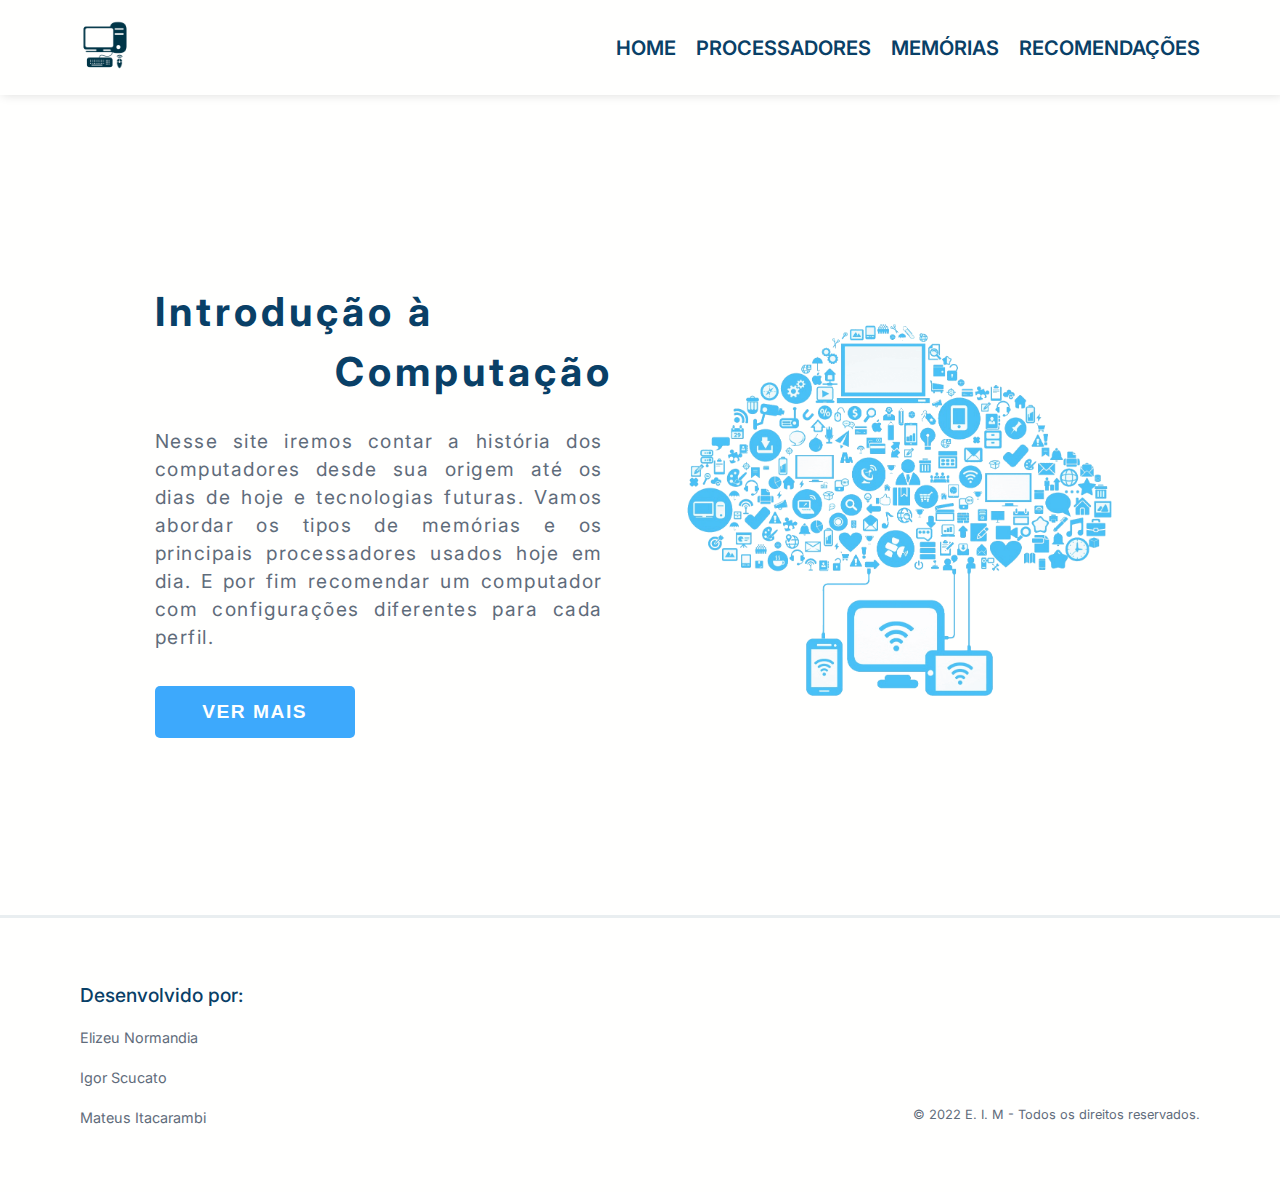
<file: index.html>
<!DOCTYPE html>
<html lang="pt-br">
<head>
    <meta charset='utf-8'>
    <meta name="author" content="Mateus Itacarambi, Igor Scucato, Elizeu Normandia">
    <meta name="description" content="Nesse site iremos contar a história dos computadores desde sua origem até os dias de hoje e tecnologias futuras. E por fim recomendar um computador.">
    <meta name="keywords" content="Introdução à Computação,primeira geração,segunda geração,terceira geração,quarta geração,quinta geração,memórias,processadores,ssd,hd,memória ram,intel,amd,apple">
    <title>Introdução à Computação</title>
    <link rel='stylesheet' type='text/css' media='screen' href='estilo.css'>
    <link rel="shortcut icon" href="img/logo.png" type="image/x-icon">
</head>
<body>
    <nav>
        <a href="index.html"><img class="logo" src="img/logo.png" alt="Logo"></a>
        <ul>
            <a href="index.html"><li>HOME</li></a>
            <a href="processadores.html"><li>PROCESSADORES</li></a>
            <a href="memorias.html"><li>MEMÓRIAS</li></a>
            <a href="recomendacoes.html"><li>RECOMENDAÇÕES</li></a>
        </ul>
    </nav>
    <main id="main-index">
        <header>
            <h1>Introdução à <span>Computação</span></h1>
            <p>Nesse site iremos contar a história dos computadores desde sua origem até os dias de hoje e 
            tecnologias futuras. Vamos abordar os tipos de memórias e os principais processadores usados 
            hoje em dia. E por fim recomendar um computador com configurações diferentes para cada perfil.</p>
            <a href="introducao.html"><button>VER MAIS</button></a>
        </header>

        <div id="container-img"><img src="img/intro-comp.png" alt="Vários equipamentos e tecnologias formando uma nuvem"></div> 
    </main>
    
    <footer>
        <h4>Desenvolvido por:</h4>

        <p><a href="http://instagram.com/elizeu22_22" target="_blank">Elizeu Normandia</a></p>
        <p><a href="http://instagram.com/" target="_blank">Igor Scucato</a></p>

        <div id="copy">
            <p><a href="http://instagram.com/_itacarambi_" target="_blank">Mateus Itacarambi</a></p>
            <p id="copyright">&copy; 2022 E. I. M - Todos os direitos reservados.</p>
        </div>
    </footer>
</body>
</html>
</file>
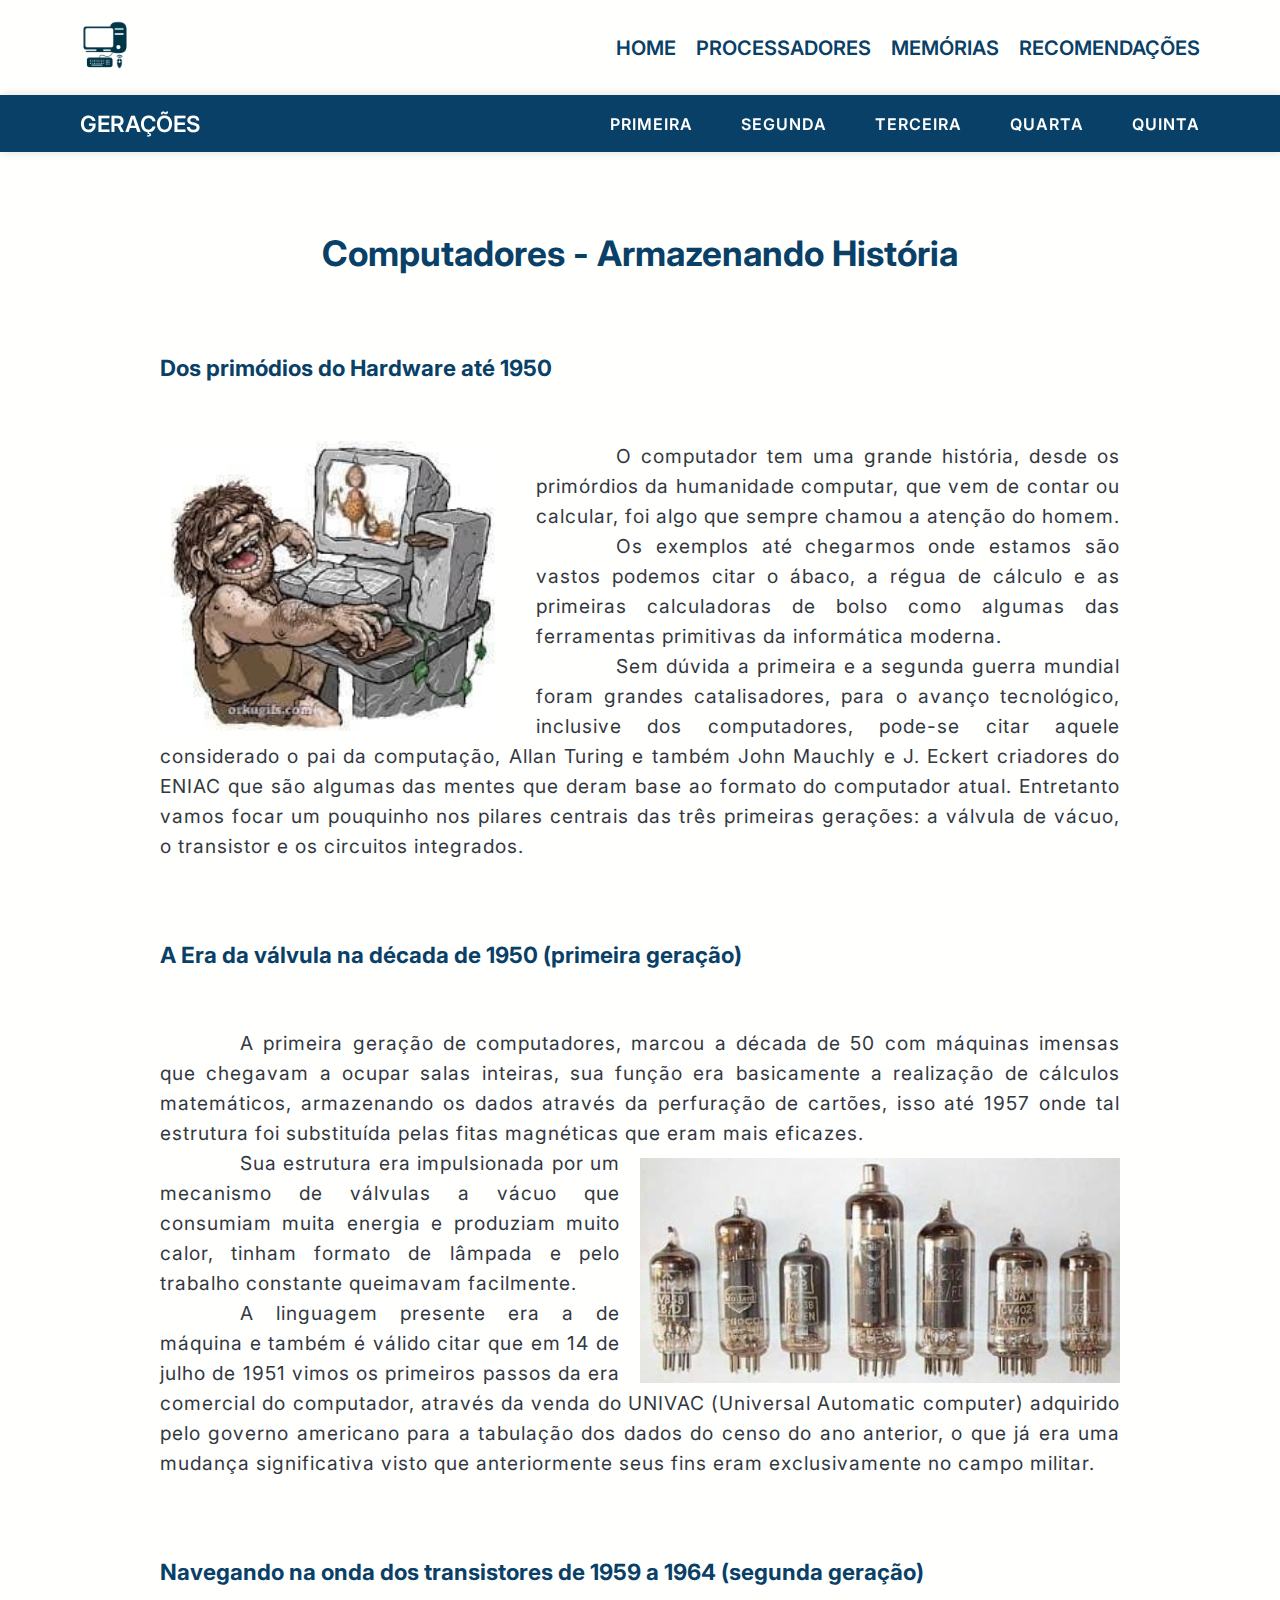
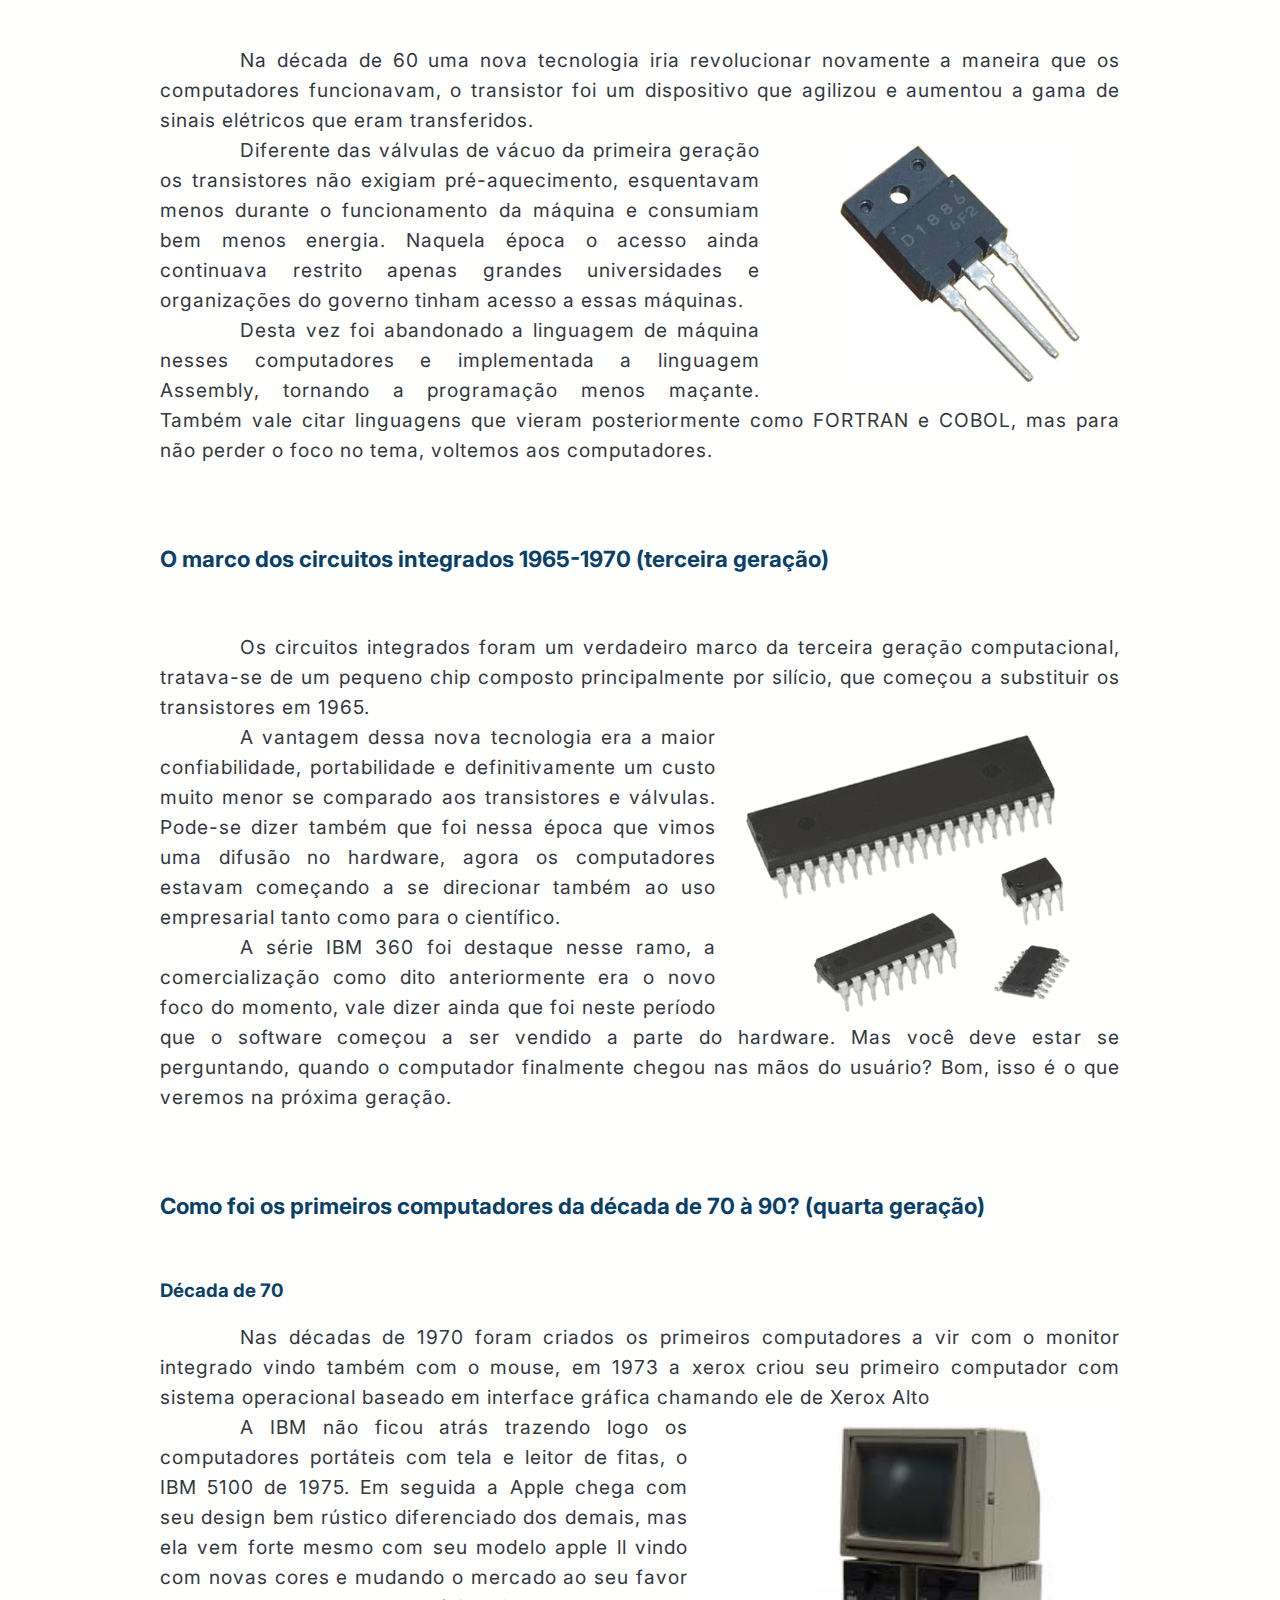
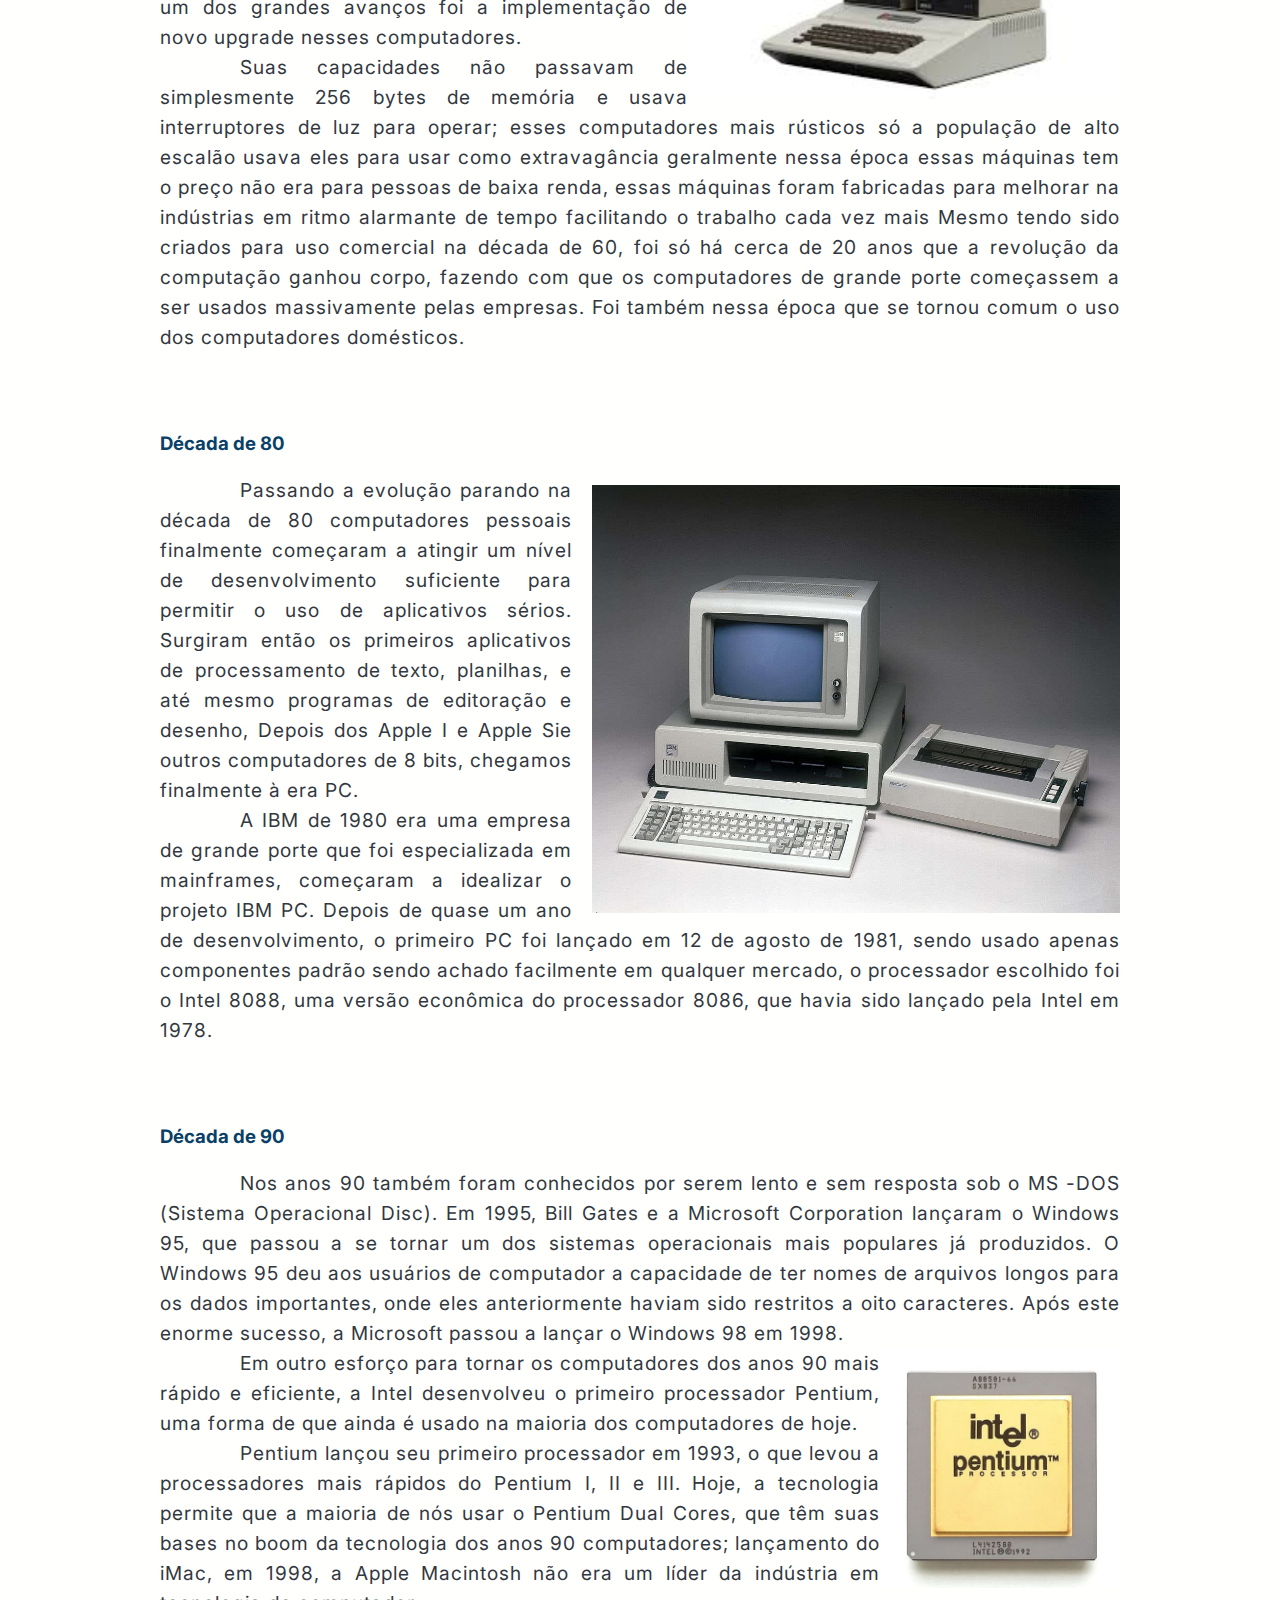
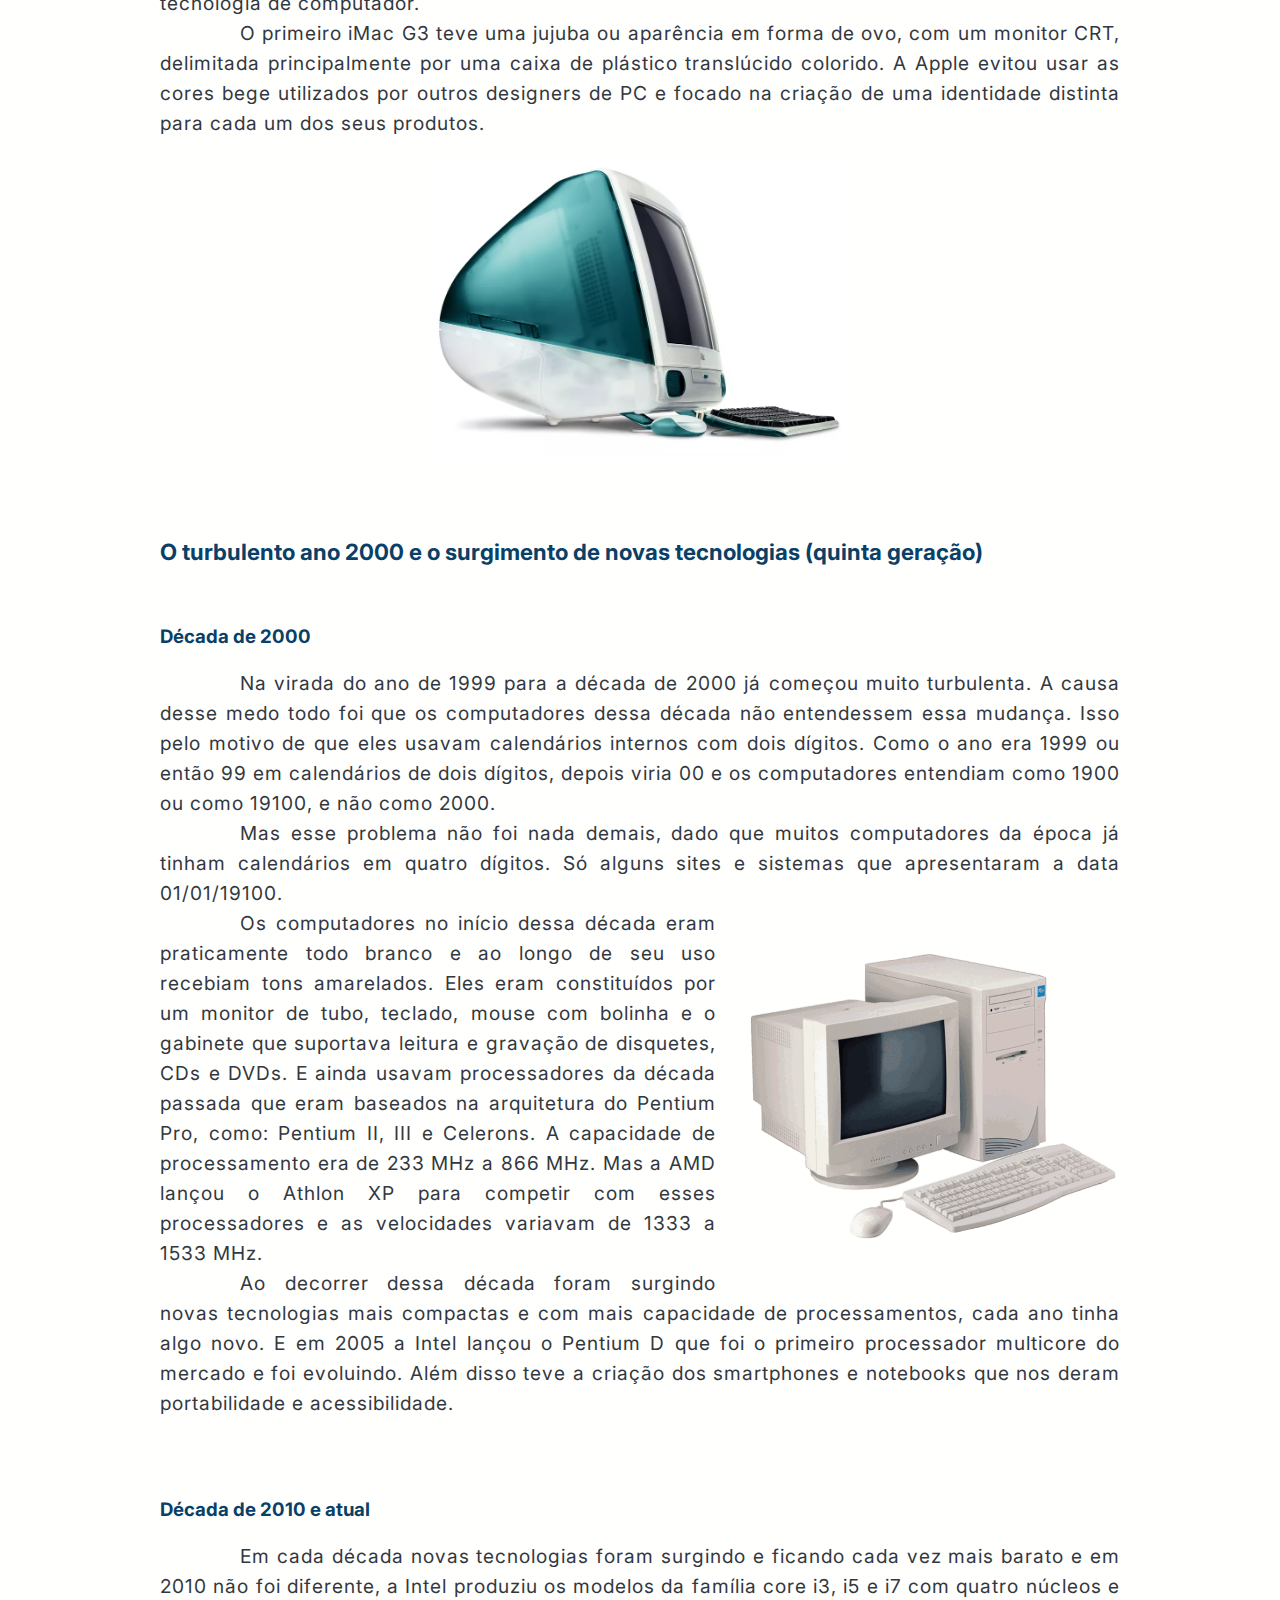
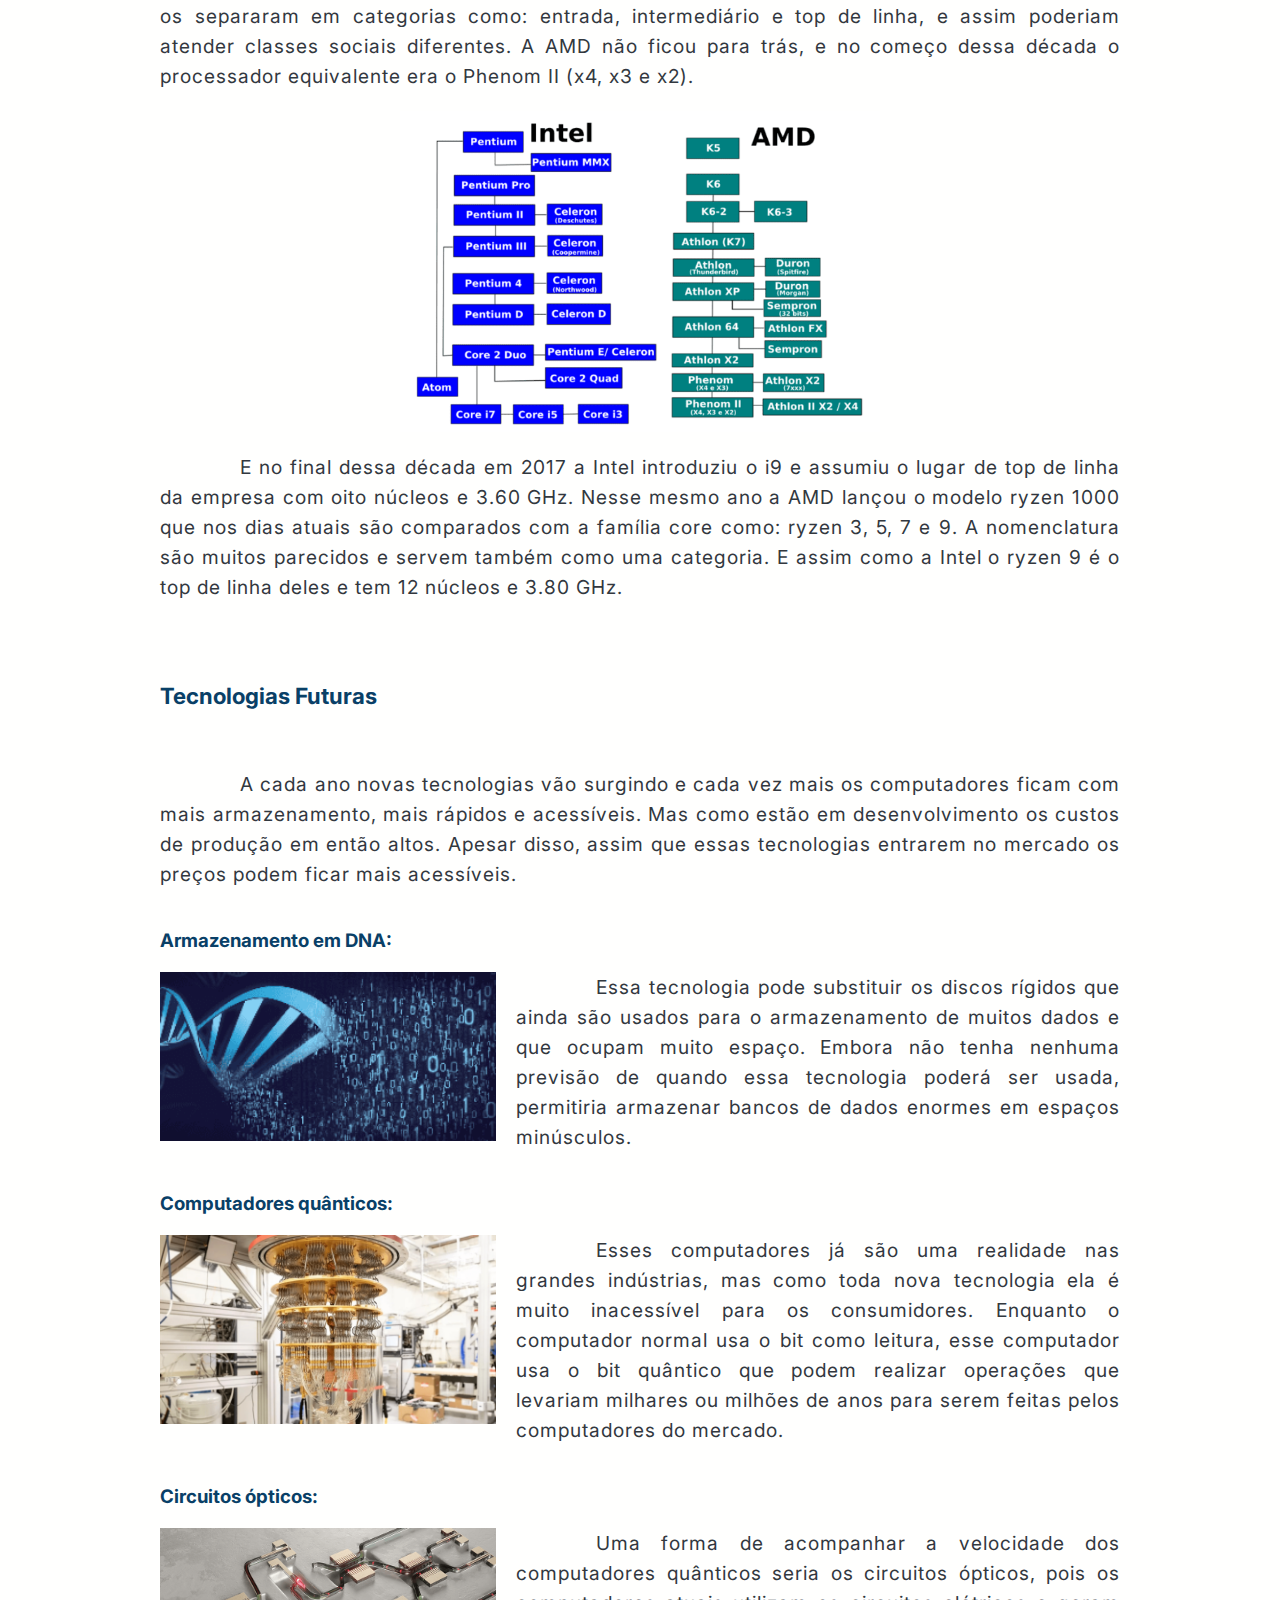
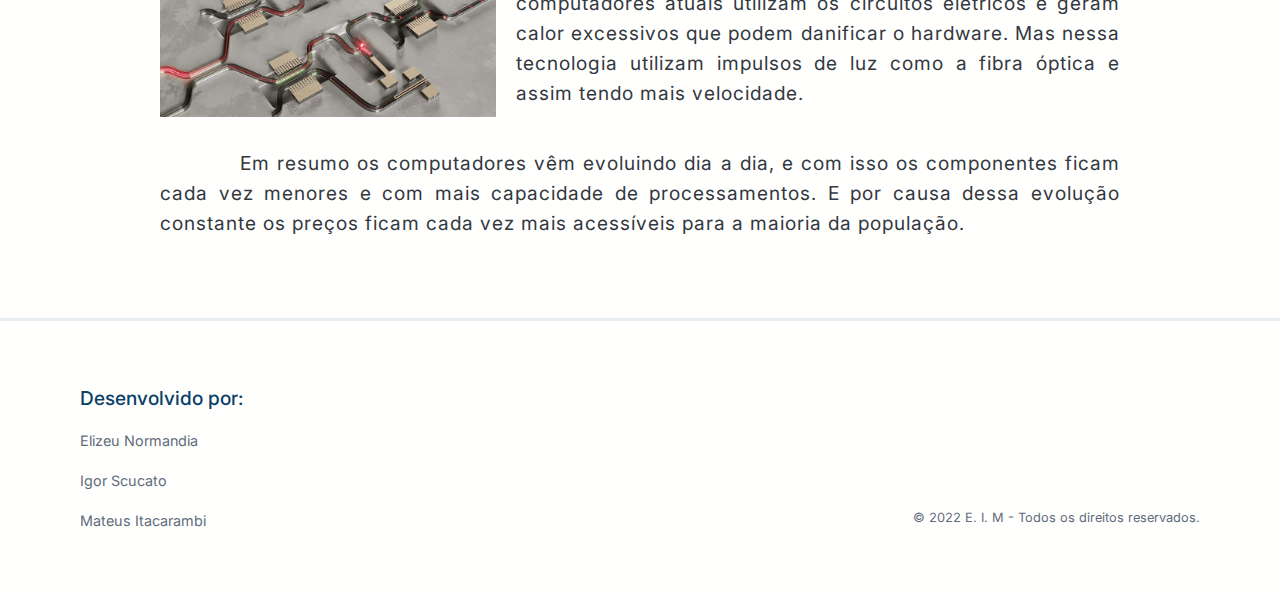
<file: introducao.html>
<!DOCTYPE html>
<html lang="pt-br">
<head>
    <meta charset='utf-8'>
    <meta name="author" content="Mateus Itacarambi, Igor Scucato, Elizeu Normandia">
    <meta name="description" content="Nesse site iremos contar a história dos computadores desde sua origem até os dias de hoje e tecnologias futuras. E por fim recomendar um computador.">
    <meta name="keywords" content="Introdução à Computação,primeira geração,segunda geração,terceira geração,quarta geração,quinta geração,memórias,processadores,ssd,hd,memória ram,intel,amd,apple">
    <title>Computadores - Armazenando História</title>
    <link rel='stylesheet' type='text/css' media='screen' href='estilo.css'>
    <link rel="shortcut icon" href="img/logo.png" type="image/x-icon">
</head>
<body>
    <nav>
        <a href="index.html"><img class="logo" src="img/logo.png" alt="Logo"></a>
        <ul>
            <a href="index.html"><li>HOME</li></a>
            <a href="processadores.html"><li>PROCESSADORES</li></a>
            <a href="memorias.html"><li>MEMÓRIAS</li></a>
            <a href="recomendacoes.html"><li>RECOMENDAÇÕES</li></a>
        </ul>
    </nav>
    <div id="nav-2">
        <a href="#"><h1>GERAÇÕES</h1></a>
        <ul>
            <a href="#primeira"><li>PRIMEIRA</li></a>
            <a href="#segunda"><li>SEGUNDA</li></a>
            <a href="#terceira"><li>TERCEIRA</li></a>
            <a href="#quarta"><li>QUARTA</li></a>
            <a href="#quinta"><li>QUINTA</li></a>
        </ul>
    </div>
    <main id="main-container">
        <section id="introducao">
            <h1>Computadores - Armazenando História</h1>

            <h2>Dos primódios do Hardware até 1950</h2>

            <img src="img/1950.jpg" alt="Homem das cavernas mexendo em um computador">

            <p>O computador tem uma grande história, desde os primórdios da humanidade computar, que vem de 
            contar ou calcular, foi algo que sempre chamou a atenção do homem.</p>

            <p>Os exemplos até chegarmos onde estamos são vastos podemos citar o ábaco, a régua de cálculo e as 
            primeiras calculadoras de bolso como algumas das ferramentas primitivas da informática moderna.</p>

            <p>Sem dúvida a primeira e a segunda guerra mundial foram grandes catalisadores, para o avanço 
            tecnológico, inclusive dos computadores, pode-se citar aquele considerado o pai da computação, 
            Allan Turing e também John Mauchly e J. Eckert criadores do ENIAC que são algumas das mentes que 
            deram base ao formato do computador atual. Entretanto vamos focar um pouquinho nos pilares centrais 
            das três primeiras gerações: a válvula de vácuo, o transistor e os circuitos integrados.</p>
        </section>

        <section id="primeira">
            <h2>A Era da válvula na década de 1950 (primeira geração)</h2>

            <p>A primeira geração de computadores, marcou a década de 50 com máquinas imensas que chegavam a 
            ocupar salas inteiras, sua função era basicamente a realização de cálculos matemáticos, 
            armazenando os dados através da perfuração de cartões, isso até 1957 onde tal estrutura foi 
            substituída pelas fitas magnéticas que eram mais eficazes. </p>

            <img src="img/primeira.jpg" alt="Válvulas termiônicas">

            <p>Sua estrutura era impulsionada por um mecanismo de válvulas a vácuo que consumiam muita 
            energia e produziam muito calor, tinham formato de lâmpada e pelo trabalho constante queimavam facilmente. </p>
            
            <p>A linguagem presente era a de máquina e também é válido citar que em 14 de julho de 1951 vimos os 
            primeiros passos da era comercial do computador, através da venda do UNIVAC (Universal Automatic 
            computer) adquirido pelo governo americano para a tabulação dos dados do censo do ano anterior, 
            o que já era uma mudança significativa visto que anteriormente seus fins eram exclusivamente no 
            campo militar.</p>
        </section>

        <section id="segunda">
            <h2>Navegando na onda dos transistores de 1959 a 1964 (segunda geração)</h2>

            <p>Na década de 60 uma nova tecnologia iria revolucionar novamente a maneira que os computadores funcionavam, 
            o transistor foi um dispositivo que agilizou e aumentou a gama de sinais elétricos que eram transferidos. </p>
            
            <img src="img/segunda.jpg" alt="Transistor">

            <p>Diferente das válvulas de vácuo da primeira geração os transistores não exigiam pré-aquecimento, 
            esquentavam menos durante o funcionamento da máquina e consumiam bem menos energia. Naquela época o acesso 
            ainda continuava restrito apenas grandes universidades e organizações do governo tinham acesso a essas 
            máquinas.</p>

            <p>Desta vez foi abandonado a linguagem de máquina nesses computadores e implementada a linguagem Assembly, 
            tornando a programação menos maçante. Também vale citar linguagens que vieram posteriormente como FORTRAN e 
            COBOL, mas para não perder o foco no tema, voltemos aos computadores.</p>
        </section>

        <section id="terceira">
            <h2>O marco dos circuitos integrados 1965-1970 (terceira geração)</h2>

            <p>Os circuitos integrados foram um verdadeiro marco da terceira geração computacional, tratava-se de um pequeno 
            chip composto principalmente por silício, que começou a substituir os transistores em 1965. </p>

            <img src="img/terceira.png" alt="Ciruito integrado">
            
            <p>A vantagem dessa nova tecnologia era a maior confiabilidade, portabilidade e definitivamente um custo 
            muito menor se comparado aos transistores e válvulas. Pode-se dizer também que foi nessa época que vimos 
            uma difusão no hardware, agora os computadores estavam começando a se direcionar também ao uso empresarial 
            tanto como para o científico.</p>
            
            <p>A série IBM 360 foi destaque nesse ramo, a comercialização como dito anteriormente era o novo foco do 
            momento, vale dizer ainda que foi neste período que o software começou a ser vendido a parte do hardware. 
            Mas você deve estar se perguntando, quando o computador finalmente chegou nas mãos do usuário? Bom, isso 
            é o que veremos na próxima geração.</p>
        </section>

        <section id="quarta">
            <h2>Como foi os primeiros computadores da década de 70 à 90? (quarta geração)</h2>

            <h3>Década de 70</h3>

            <p>Nas décadas de 1970 foram criados os primeiros computadores a vir com o monitor integrado vindo também 
            com o mouse, em 1973 a xerox criou seu primeiro computador com sistema operacional baseado em interface 
            gráfica chamando ele de Xerox Alto</p>

            <img src="img/quarta.jfif" alt="Computador Apple II">

            <p>A IBM não ficou atrás trazendo logo os computadores portáteis com tela e leitor de fitas, o IBM 5100 de 
            1975. Em seguida a Apple chega com seu design bem rústico diferenciado dos demais, mas ela vem forte mesmo 
            com seu modelo apple ll vindo com novas cores e mudando o mercado ao seu favor um dos grandes avanços foi a 
            implementação de novo upgrade nesses computadores.</p>

            <p>Suas capacidades não passavam de simplesmente 256 bytes de memória e usava interruptores de luz para 
            operar; esses computadores mais rústicos só a população de alto escalão usava eles para usar como 
            extravagância geralmente nessa época essas máquinas tem o preço não era para pessoas de baixa renda, 
            essas máquinas foram fabricadas para melhorar na indústrias em ritmo alarmante de tempo facilitando o 
            trabalho cada vez mais Mesmo tendo sido criados para uso comercial na década de 60, foi só há cerca de 
            20 anos que a revolução da computação ganhou corpo, fazendo com que os computadores de grande porte 
            começassem a ser usados massivamente pelas empresas. Foi também nessa época que se tornou comum o uso 
            dos computadores domésticos.</p>
        </section>

        <section id="quarta-2">
            <h3>Década de 80</h3>

            <img src="img/quarta-2.jpg" alt="Computador IBM de 1981">

            <p>Passando a evolução parando na década de 80 computadores pessoais finalmente começaram a atingir um 
            nível de desenvolvimento suficiente para permitir o uso de aplicativos sérios. Surgiram então os 
            primeiros aplicativos de processamento de texto, planilhas, e até mesmo programas de editoração e 
            desenho, Depois dos Apple I e Apple Sie outros computadores de 8 bits, chegamos finalmente à era PC.</p>
    
            <p>A IBM de 1980 era uma empresa de grande porte que foi especializada em mainframes, começaram a idealizar 
            o projeto IBM PC. Depois de quase um ano de desenvolvimento, o primeiro PC foi lançado em 12 de agosto de 
            1981, sendo usado apenas componentes padrão sendo achado facilmente em qualquer mercado, o processador 
            escolhido foi o Intel 8088, uma versão econômica do processador 8086, que havia sido lançado pela Intel em 1978.</p>
        </section>

        <section id="quarta-3">
            <h3>Década de 90</h3>

            <p>Nos anos 90 também foram conhecidos por serem lento e sem resposta sob o MS -DOS (Sistema Operacional Disc). 
            Em 1995, Bill Gates e a Microsoft Corporation lançaram o Windows 95, que passou a se tornar um dos sistemas 
            operacionais mais populares já produzidos. O Windows 95 deu aos usuários de computador a capacidade de ter nomes 
            de arquivos longos para os dados importantes, onde eles anteriormente haviam sido restritos a oito caracteres. 
            Após este enorme sucesso, a Microsoft passou a lançar o Windows 98 em 1998.</p>

            <img src="img/quarta-3.jpg" alt="Processador pentium I" id="pentium">

            <p>Em outro esforço para tornar os computadores dos anos 90 mais rápido e eficiente, a Intel desenvolveu o primeiro 
            processador Pentium, uma forma de que ainda é usado na maioria dos computadores de hoje.</p>

            <p>Pentium lançou seu primeiro processador em 1993, o que levou a processadores mais rápidos do Pentium I, II 
            e III. Hoje, a tecnologia permite que a maioria de nós usar o Pentium Dual Cores, que têm suas bases no boom 
            da tecnologia dos anos 90 computadores; lançamento do iMac, em 1998, a Apple Macintosh não era um líder da 
            indústria em tecnologia de computador. </p>

            <p>O primeiro iMac G3 teve uma jujuba ou aparência em forma de ovo, com um monitor CRT, delimitada 
            principalmente por uma caixa de plástico translúcido colorido. A Apple evitou usar as cores bege utilizados 
            por outros designers de PC e focado na criação de uma identidade distinta para cada um dos seus produtos.</p>
            
            <img src="img/imac-g3.webp" alt="Computador Imac G3" id="imac">
        </section>

        <section id="quinta">
            <h2>O turbulento ano 2000 e o surgimento de novas tecnologias (quinta geração)</h2>

            <h3>Década de 2000</h3>

            <p>Na virada do ano de 1999 para a década de 2000 já começou muito turbulenta. A causa desse medo todo foi 
            que os computadores dessa década não entendessem essa mudança. Isso pelo motivo de que eles usavam 
            calendários internos com dois dígitos. Como o ano era 1999 ou então 99 em calendários de dois dígitos, 
            depois viria 00 e os computadores entendiam como 1900 ou como 19100, e não como 2000.</p>

            <p>Mas esse problema não foi nada demais, dado que muitos computadores da época já tinham calendários em quatro 
            dígitos.  Só alguns sites e sistemas que apresentaram a data 01/01/19100.</p>

            <img src="img/quinta.png" alt="Computador ano 2000">

            <p>Os computadores no início dessa década eram praticamente todo branco e ao longo de seu uso recebiam tons 
            amarelados. Eles eram constituídos por um monitor de tubo, teclado, mouse com bolinha e o gabinete que 
            suportava leitura e gravação de disquetes, CDs e DVDs. E ainda usavam processadores da década passada 
            que eram baseados na arquitetura do Pentium Pro, como:  Pentium II, III e Celerons. A capacidade de 
            processamento era de 233 MHz a 866 MHz. Mas a AMD lançou o Athlon XP para competir com esses processadores e 
            as velocidades variavam de 1333 a 1533 MHz.</p>

            <p>Ao decorrer dessa década foram surgindo novas tecnologias mais compactas e com mais capacidade de 
            processamentos, cada ano tinha algo novo. E em 2005 a Intel lançou o Pentium D que foi o primeiro processador 
            multicore do mercado e foi evoluindo. Além disso teve a criação dos smartphones e notebooks que nos deram 
            portabilidade e acessibilidade.</p>
        </section>

        <section id="quinta-2">

            <h3>Década de 2010 e atual</h3>

            <p>Em cada década novas tecnologias foram surgindo e ficando cada vez mais barato e em 2010 não foi diferente, 
            a Intel produziu os modelos da família core i3, i5 e i7 com quatro núcleos e os separaram em categorias como: 
            entrada, intermediário e top de linha, e assim poderiam atender classes sociais diferentes. A AMD não ficou 
            para trás, e no começo dessa década o processador equivalente era o Phenom II (x4, x3 e x2).</p>

            <img src="img/quinta-2.png" alt="Imagem de comparação entre os processadores intel e amd">

            <p>E no final dessa década em 2017 a Intel introduziu o i9 e assumiu o lugar de top de linha da empresa com 
            oito núcleos e 3.60 GHz. Nesse mesmo ano a AMD lançou o modelo ryzen 1000 que nos dias atuais são comparados 
            com a família core como: ryzen 3, 5, 7 e 9. A nomenclatura são muitos parecidos e servem também como uma 
            categoria. E assim como a Intel o ryzen 9 é o top de linha deles e tem 12 núcleos e 3.80 GHz.</p>
        </section>

        <section id="tec-futuras">
            <h2>Tecnologias Futuras</h2>

            <p>A cada ano novas tecnologias vão surgindo e cada vez mais os computadores ficam com mais armazenamento, 
            mais rápidos e acessíveis. Mas como estão em desenvolvimento os custos de produção em então altos. Apesar 
            disso, assim que essas tecnologias entrarem no mercado os preços podem ficar mais acessíveis.</p>

            <h3>Armazenamento em DNA:</h3>

            <img src="img/tec-1.png" alt="Armazenamento em DNA">

            <p>Essa tecnologia pode substituir os discos rígidos que ainda são usados para o armazenamento de muitos 
            dados e que ocupam muito espaço. Embora não tenha nenhuma previsão de quando essa tecnologia poderá ser 
            usada, permitiria armazenar bancos de dados enormes em espaços minúsculos.</p>

            <h3>Computadores quânticos:</h3>

            <img src="img/tec-2.png" alt="Computadores quânticos">

            <p>Esses computadores já são uma realidade nas grandes indústrias, mas como toda nova tecnologia ela é muito 
            inacessível para os consumidores. Enquanto o computador normal usa o bit como leitura, esse computador 
            usa o bit quântico que podem realizar operações que levariam milhares ou milhões de anos para serem 
            feitas pelos computadores do mercado.</p>

            <h3>Circuitos ópticos:</h3>

            <img src="img/tec-3.png" alt="Circuitos ópticos">

            <p>Uma forma de acompanhar a velocidade dos computadores quânticos seria os circuitos ópticos, pois os 
            computadores atuais utilizam os circuitos elétricos e geram calor excessivos que podem danificar o hardware. 
            Mas nessa tecnologia utilizam impulsos de luz como a fibra óptica e assim tendo mais velocidade.</p>

            <p>Em resumo os computadores vêm evoluindo dia a dia, e com isso os componentes ficam cada vez menores e 
            com mais capacidade de processamentos. E por causa dessa evolução constante os preços ficam cada vez mais 
            acessíveis para a maioria da população.</p>
        </section>
    </main>

        <footer>
            <h4>Desenvolvido por:</h4>

            <p><a href="http://instagram.com/elizeu22_22" target="_blank">Elizeu Normandia</a></p>
            <p><a href="http://instagram.com/" target="_blank">Igor Scucato</a></p>

            <div id="copy">
                <p><a href="http://instagram.com/_itacarambi_" target="_blank">Mateus Itacarambi</a></p>
                <p id="copyright">&copy; 2022 E. I. M - Todos os direitos reservados.</p>
            </div>
        </footer>
</body>
</html>
</file>
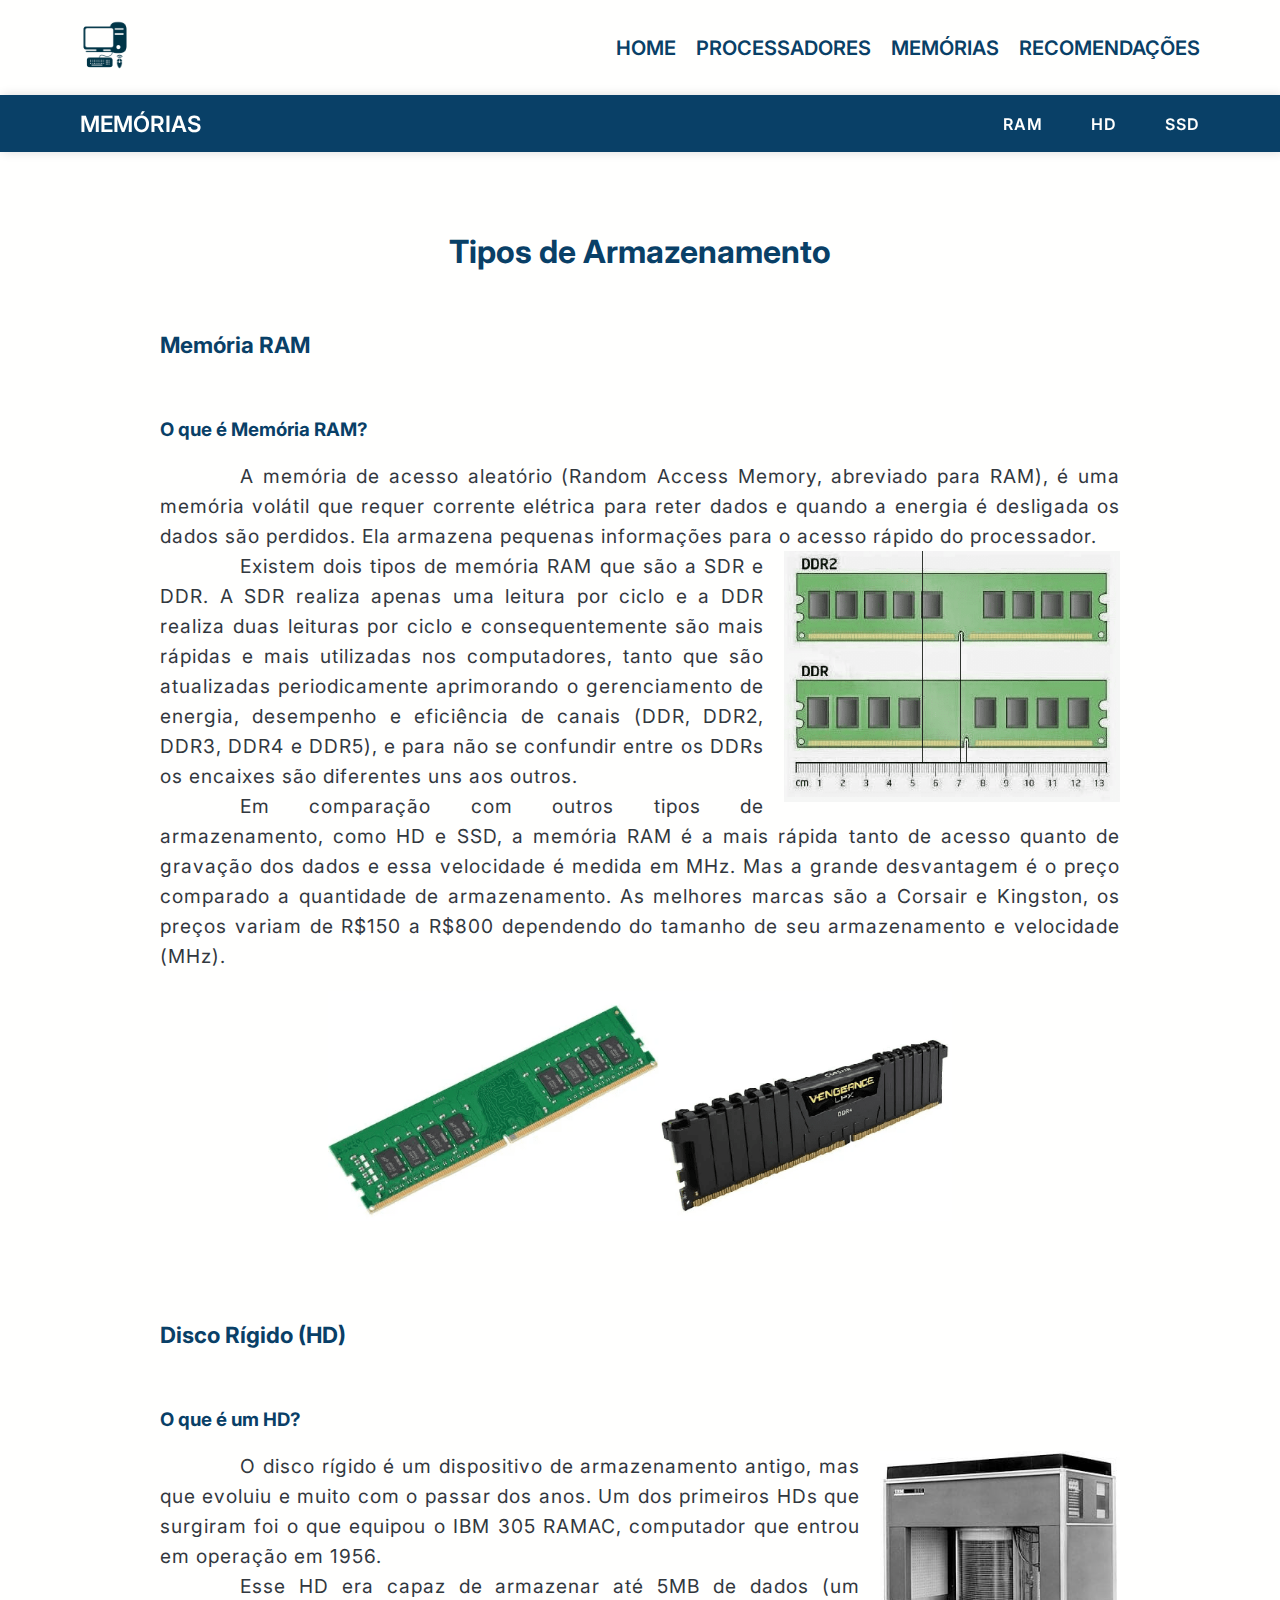
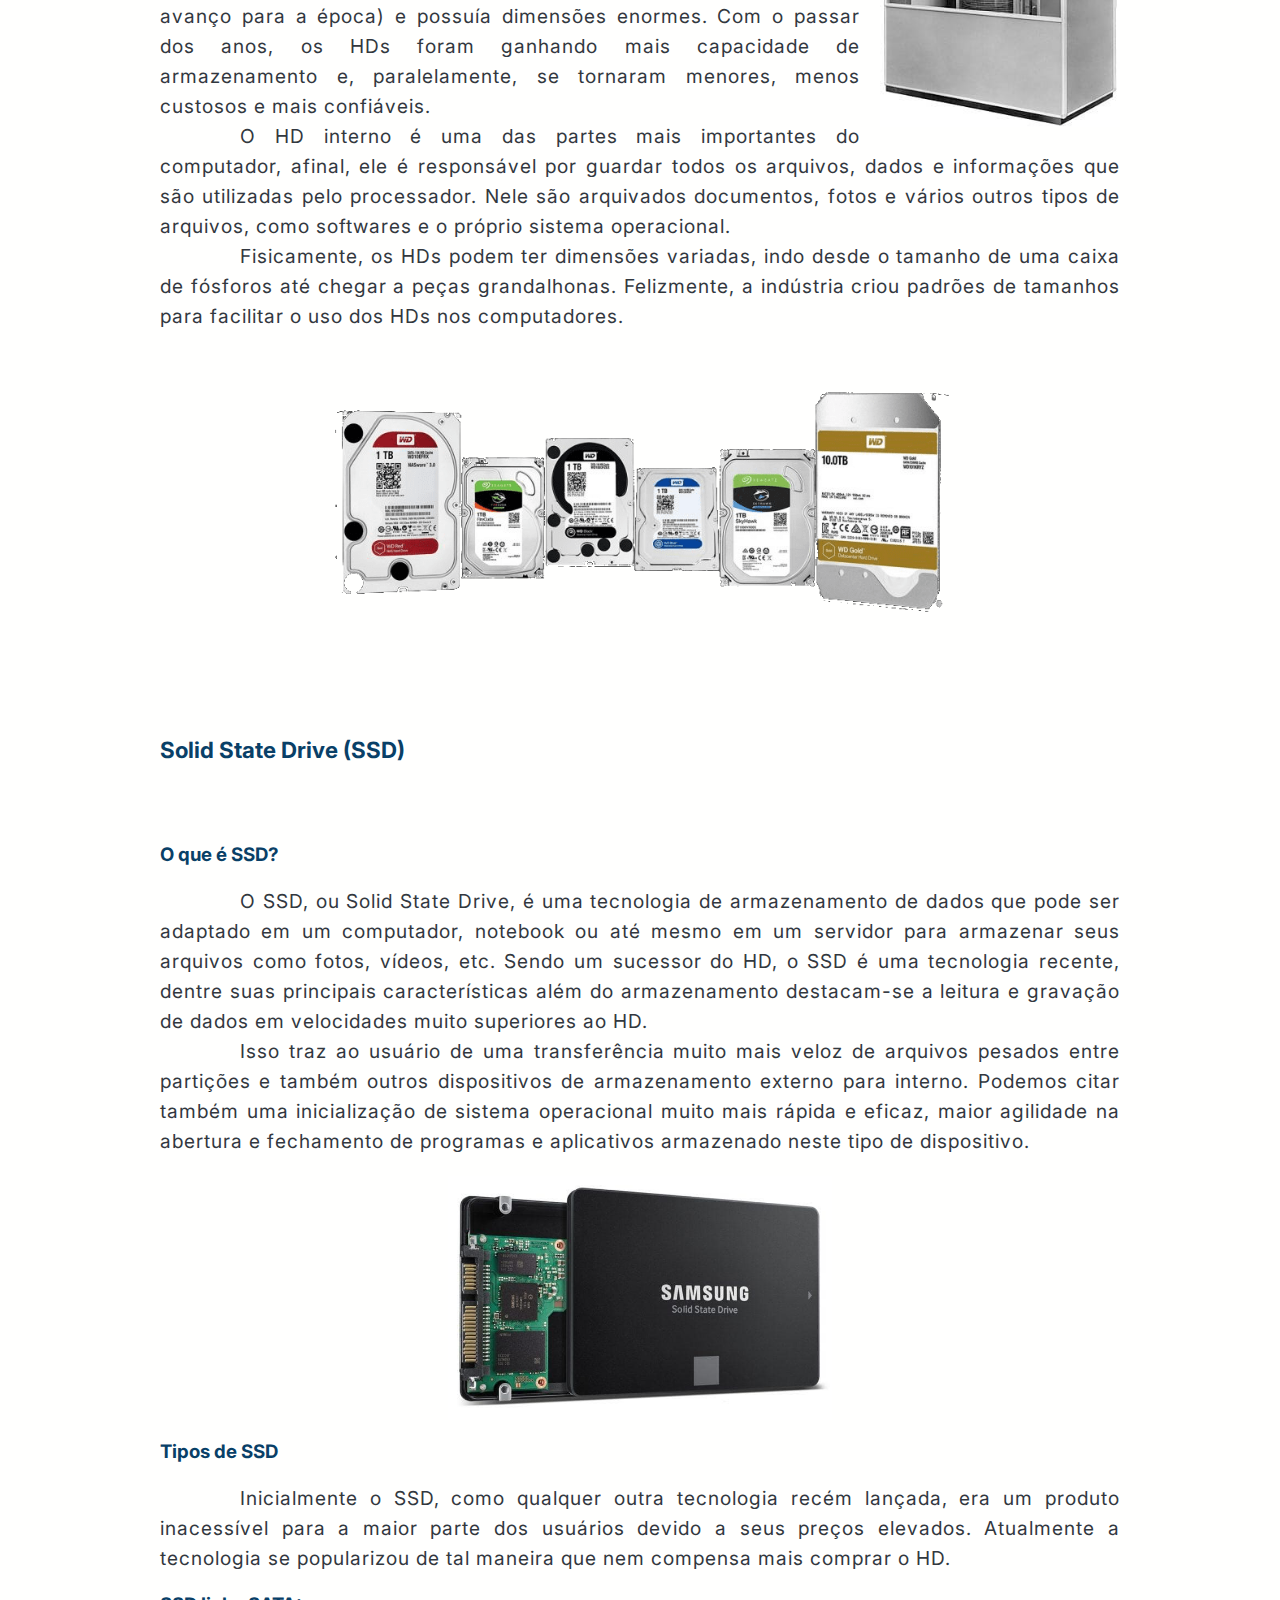
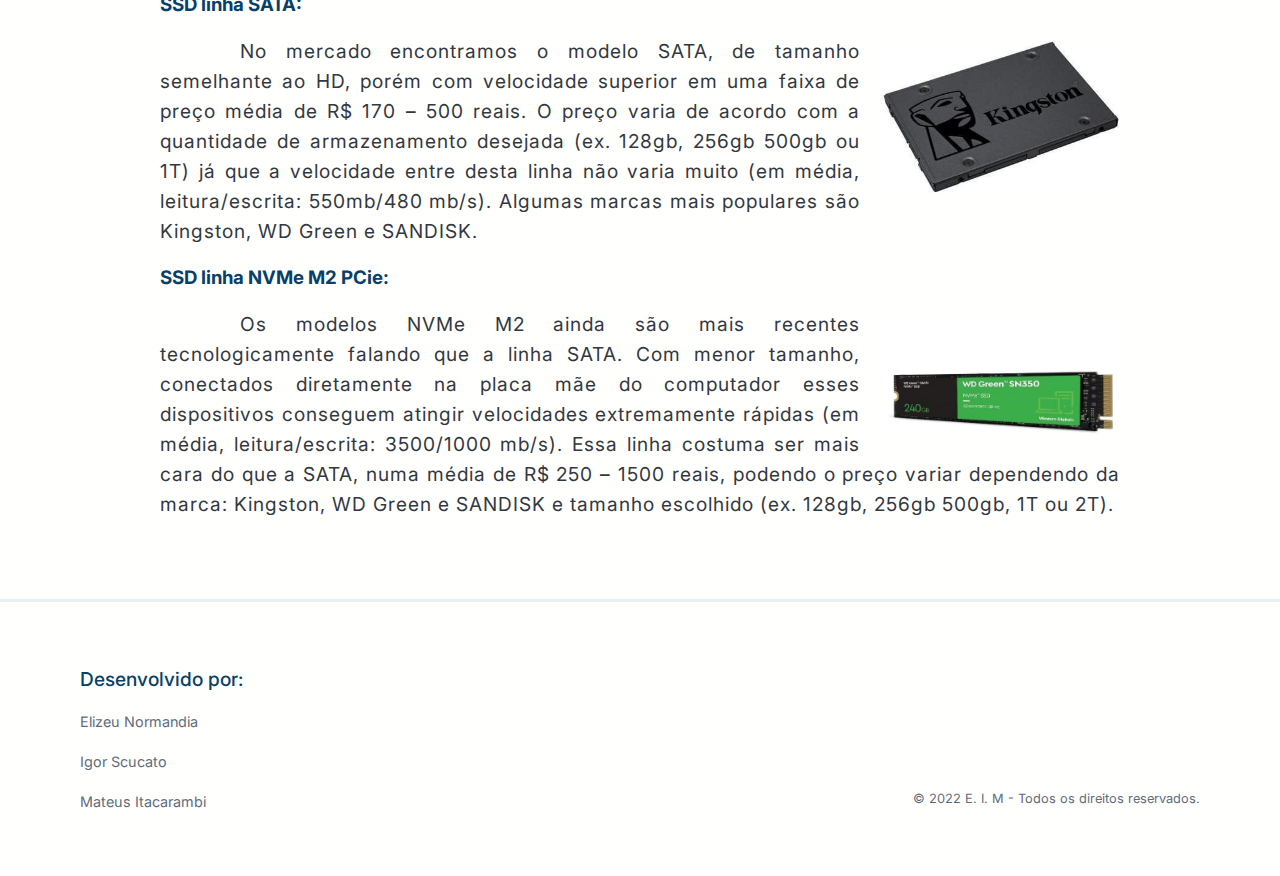
<file: memorias.html>
<!DOCTYPE html>
<html lang="pt-br">
<head>
    <meta charset='utf-8'>
    <meta name="author" content="Mateus Itacarambi, Igor Scucato, Elizeu Normandia">
    <meta name="description" content="Nesse site iremos contar a história dos computadores desde sua origem até os dias de hoje e tecnologias futuras. E por fim recomendar um computador.">
    <meta name="keywords" content="Introdução à Computação,primeira geração,segunda geração,terceira geração,quarta geração,quinta geração,memórias,processadores,ssd,hd,memória ram,intel,amd,apple">
    <title>Memórias</title>
    <link rel='stylesheet' type='text/css' media='screen' href='estilo.css'>
    <link rel="shortcut icon" href="img/logo.png" type="image/x-icon">
</head>
<body>
    <nav>
        <a href="index.html"><img class="logo" src="img/logo.png" alt="Logo"></a>
        <ul>
            <a href="index.html"><li>HOME</li></a>
            <a href="processadores.html"><li>PROCESSADORES</li></a>
            <a href="memorias.html"><li>MEMÓRIAS</li></a>
            <a href="recomendacoes.html"><li>RECOMENDAÇÕES</li></a>
        </ul>
    </nav>
    <div id="nav-2">
        <a href="#"><h1>MEMÓRIAS</h1></a>
        <ul>
            <a href="#ram"><li>RAM</li></a>
            <a href="#hd"><li>HD</li></a>
            <a href="#ssd"><li>SSD</li></a>
        </ul>
    </div>

    <main id="main-container">
        <section id="ram">
            <h1>Tipos de Armazenamento</h1>

            <h2>Memória RAM</h2>

            <h3>O que é Memória RAM?</h3>

            <p>A memória de acesso aleatório (Random Access Memory, abreviado para RAM), é uma memória volátil que requer corrente elétrica para 
            reter dados e quando a energia é desligada os dados são perdidos. Ela armazena pequenas informações para o acesso rápido do processador.</p>

            <img class="float-img" src="img/ram.png" alt="Diferança física entre os DDRs">

            <p>Existem dois tipos de memória RAM que são a SDR e DDR. A SDR realiza apenas uma leitura por ciclo e a DDR realiza duas leituras por 
            ciclo e consequentemente são mais rápidas e mais utilizadas nos computadores, tanto que são atualizadas periodicamente aprimorando o 
            gerenciamento de energia, desempenho e eficiência de canais (DDR, DDR2, DDR3, DDR4 e DDR5), e para não se confundir entre os DDRs os 
            encaixes são diferentes uns aos outros.</p>

            <p>Em comparação com outros tipos de armazenamento, como HD e SSD, a memória RAM é a mais rápida tanto de acesso quanto de gravação dos 
            dados e essa velocidade é medida em MHz. Mas a grande desvantagem é o preço comparado a quantidade de armazenamento. As melhores marcas 
            são a Corsair e Kingston, os preços variam de R$150 a R$800 dependendo do tamanho de seu armazenamento e velocidade (MHz).</p>

            <img class="img" src="img/ram2.png" alt="Mémorias RAM">
        </section>

        <section id="hd">
            <h2>Disco Rígido (HD)</h2>

            <h3>O que é um HD?</h3>

            <img class="float-img" src="img/hd-ibm.jpg" alt="Primeiro HD IBM">

            <p>O disco rígido é um dispositivo de armazenamento antigo, mas que evoluiu e muito com o passar dos anos. Um dos primeiros HDs que 
            surgiram foi o que equipou o IBM 305 RAMAC, computador que entrou em operação em 1956.</p>

            <p>Esse HD era capaz de armazenar até 5MB de dados (um avanço para a época) e possuía dimensões enormes. Com o passar dos anos, os HDs 
            foram ganhando mais    capacidade de armazenamento e, paralelamente, se tornaram menores, menos custosos e mais confiáveis.</p>

            <p>O HD interno é uma das partes mais importantes do computador, afinal, ele é responsável por guardar todos os arquivos, dados e 
            informações que são utilizadas pelo processador. Nele são arquivados documentos, fotos e vários outros tipos de arquivos, como 
            softwares e o próprio sistema operacional.</p>

            <p>Fisicamente, os HDs podem ter dimensões variadas, indo desde o tamanho de uma caixa de fósforos até chegar a peças grandalhonas. 
            Felizmente, a indústria criou padrões de tamanhos para facilitar o uso dos HDs nos computadores.</p>

            <img class="img" src="img/hd.png" alt="HDs">
        </section>

        <section id="ssd">
            <h2>Solid State Drive (SSD)</h2>

            <h3>O que é SSD?</h3>

            <p>O SSD, ou Solid State Drive, é uma tecnologia de armazenamento de dados que pode ser adaptado em um computador, notebook ou até 
            mesmo em um servidor para armazenar seus arquivos como fotos, vídeos, etc. Sendo um sucessor do HD, o SSD é uma tecnologia recente, 
            dentre suas principais características além do armazenamento destacam-se a leitura e gravação de dados em velocidades muito superiores 
            ao HD.</p>

            <p>Isso traz ao usuário de uma transferência muito mais veloz de arquivos pesados entre partições e também outros dispositivos de 
            armazenamento externo para interno. Podemos citar também uma inicialização de sistema operacional muito mais rápida e eficaz, maior 
            agilidade na abertura e fechamento de programas e aplicativos armazenado neste tipo de dispositivo.</p>

            <img class="img" src="img/ssd1.jpg" alt="SSD Samsung">

            <h3>Tipos de SSD</h3>

            <p>Inicialmente o SSD, como qualquer outra tecnologia recém lançada, era um produto inacessível para a maior parte dos usuários devido 
            a seus preços elevados. Atualmente a tecnologia se popularizou de tal maneira que nem compensa mais comprar o HD. </p>

            <h3>SSD linha SATA:</h3>

            <img class="float-img" src="img/ssd2.jpg" alt="SSD Kingston">

            <p>No mercado encontramos o modelo SATA, de tamanho semelhante ao HD, porém com velocidade superior 
            em uma faixa de preço média de R$ 170 – 500 reais. O preço varia de acordo com a quantidade de armazenamento desejada (ex. 128gb, 
            256gb 500gb ou 1T) já que a velocidade entre desta linha não varia muito (em média, leitura/escrita: 550mb/480 mb/s). Algumas marcas 
            mais populares são Kingston, WD Green e SANDISK.</p>
            
            <h3>SSD linha NVMe M2 PCie:</h3>

            <img class="float-img" src="img/ssdM2.jpg" alt="SSD M2 WD Green">

            <p>Os modelos NVMe M2 ainda são mais recentes tecnologicamente falando que a linha SATA. Com menor tamanho, conectados diretamente na 
            placa mãe do computador esses dispositivos conseguem atingir velocidades extremamente rápidas (em média, leitura/escrita: 3500/1000 
            mb/s). Essa linha costuma ser mais cara do que a SATA, numa média de R$ 250 – 1500 reais, podendo o preço variar dependendo da marca: 
            Kingston, WD Green e SANDISK e tamanho escolhido (ex. 128gb, 256gb 500gb, 1T ou 2T). </p>
        </section>
    </main>
    
    <footer>
        <h4>Desenvolvido por:</h4>

        <p><a href="http://instagram.com/elizeu22_22" target="_blank">Elizeu Normandia</a></p>
        <p><a href="http://instagram.com/" target="_blank">Igor Scucato</a></p>

        <div id="copy">
            <p><a href="http://instagram.com/_itacarambi_" target="_blank">Mateus Itacarambi</a></p>
            <p id="copyright">&copy; 2022 E. I. M - Todos os direitos reservados.</p>
        </div>
    </footer>
</body>
</html>
</file>
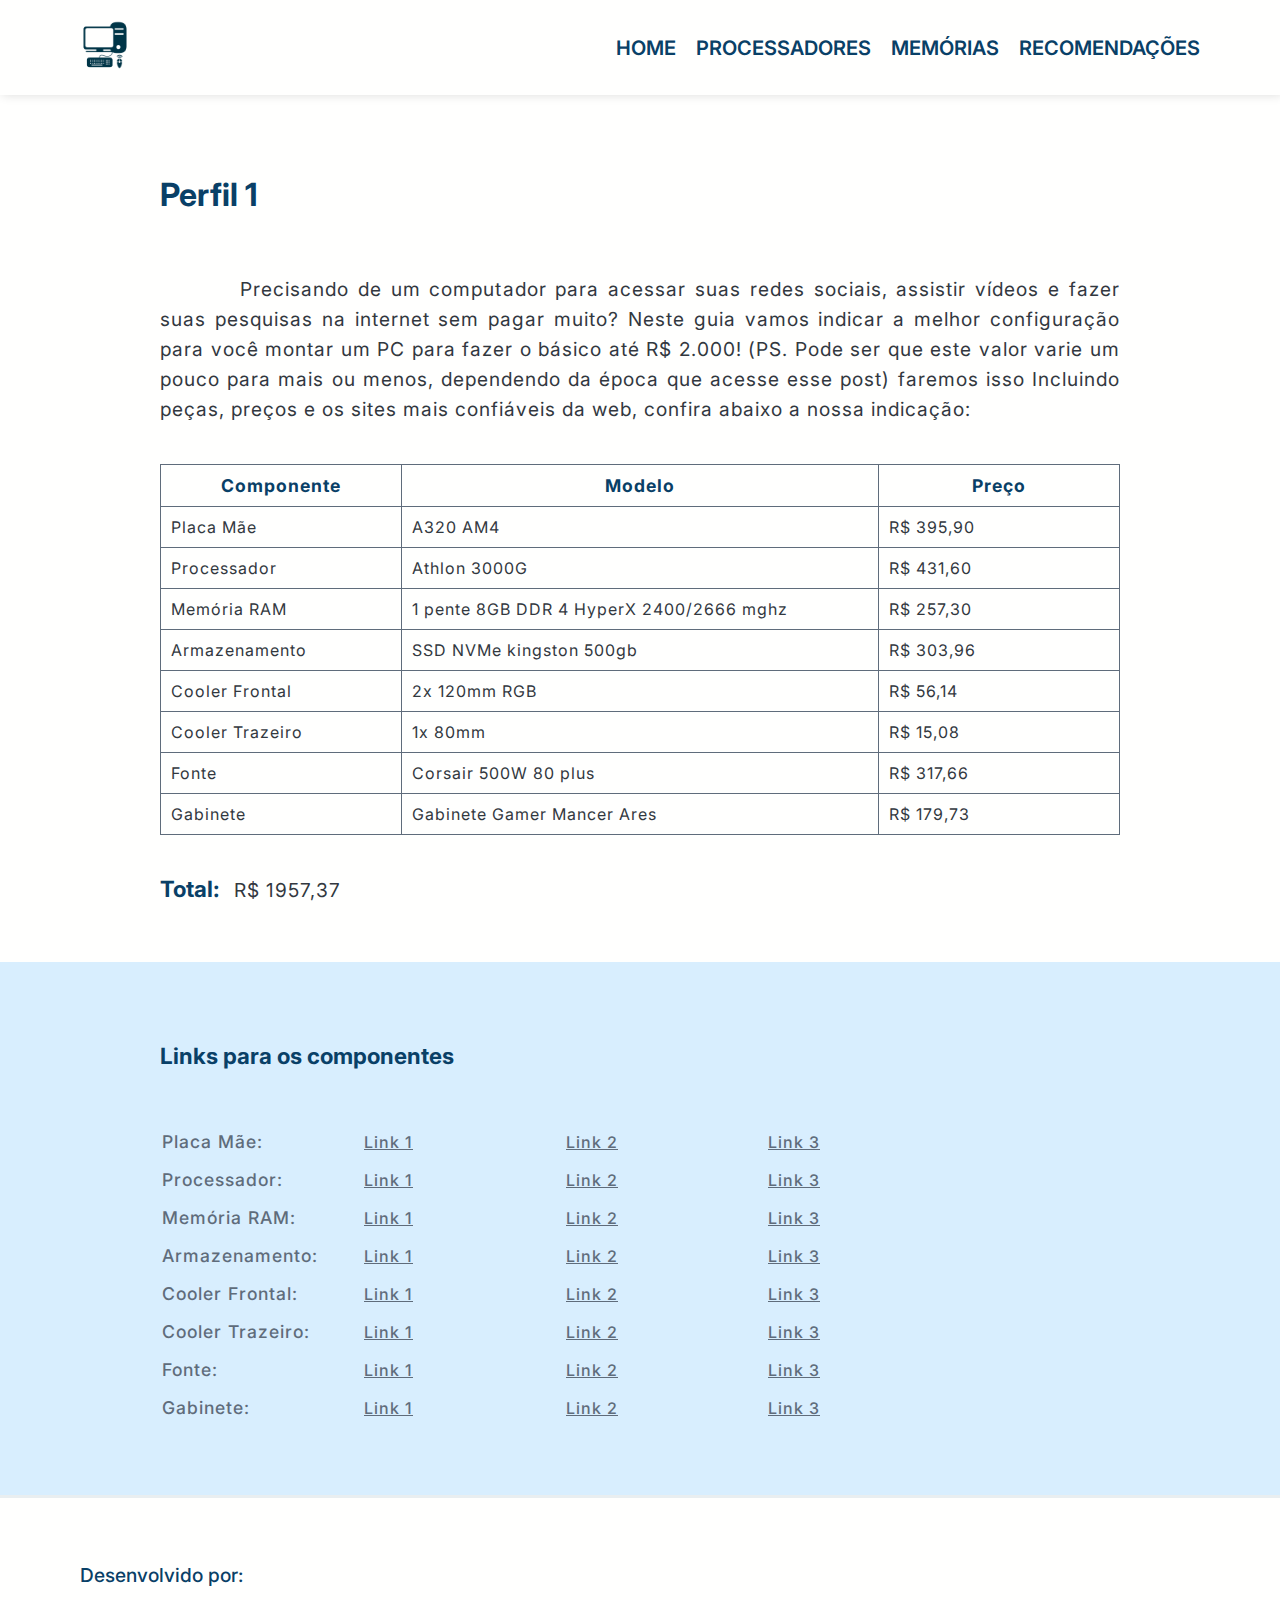
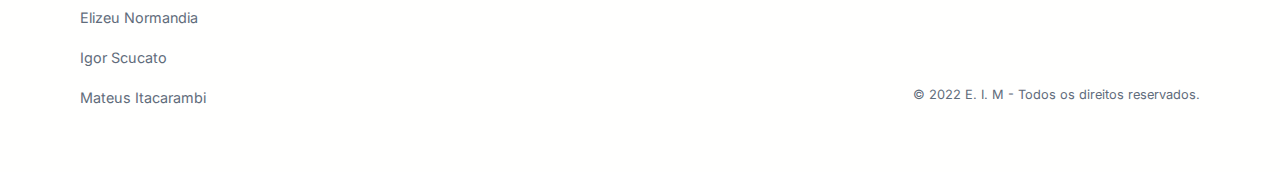
<file: perfil1.html>
<!DOCTYPE html>
<html lang="pt-br">
<head>
    <meta charset='utf-8'>
    <meta name="author" content="Mateus Itacarambi, Igor Scucato, Elizeu Normandia">
    <meta name="description" content="Nesse site iremos contar a história dos computadores desde sua origem até os dias de hoje e tecnologias futuras. E por fim recomendar um computador.">
    <meta name="keywords" content="Introdução à Computação,primeira geração,segunda geração,terceira geração,quarta geração,quinta geração,memórias,processadores,ssd,hd,memória ram,intel,amd,apple">
    <title>perfil 1</title>
    <link rel='stylesheet' type='text/css' media='screen' href='estilo.css'>
    <link rel="shortcut icon" href="img/logo.png" type="image/x-icon">
</head>
<body>
    <nav>
        <a href="index.html"><img class="logo" src="img/logo.png" alt="Logo"></a>
        <ul>
            <a href="index.html"><li>HOME</li></a>
            <a href="processadores.html"><li>PROCESSADORES</li></a>
            <a href="memorias.html"><li>MEMÓRIAS</li></a>
            <a href="recomendacoes.html"><li>RECOMENDAÇÕES</li></a>
        </ul>
    </nav>

    <main id="main-container">
        <section id="perfil1">
            <h1>Perfil 1</h1>

            <p>Precisando de um computador para acessar suas redes sociais, assistir vídeos e fazer suas pesquisas na 
            internet sem pagar muito? Neste guia vamos indicar a melhor configuração para você montar um PC para fazer o 
            básico até R$ 2.000! (PS. Pode ser que este valor varie um pouco para mais ou menos, dependendo da época 
            que acesse esse post) faremos isso Incluindo peças, preços e os sites mais confiáveis da web, confira abaixo a 
            nossa indicação:</p>

            <table>
                <tr>
                    <th>Componente</th>
                    <th>Modelo</th>
                    <th>Preço</th>
                </tr>
                <tr>
                    <td>Placa Mãe</td>
                    <td>A320 AM4</td>
                    <td>R$ 395,90</td>
                </tr>
                <tr>
                    <td>Processador</td>
                    <td>Athlon 3000G</td>
                    <td>R$ 431,60</td>
                </tr>
                <tr>
                    <td>Memória RAM</td>
                    <td>1 pente 8GB DDR 4 HyperX 2400/2666 mghz	</td>
                    <td>R$ 257,30</td>
                </tr>
                <tr>
                    <td>Armazenamento</td>
                    <td>SSD NVMe kingston 500gb</td>
                    <td>R$ 303,96</td>
                </tr>
                <tr>
                    <td>Cooler Frontal</td>
                    <td>2x 120mm RGB</td>
                    <td>R$ 56,14</td>
                </tr>
                <tr>
                    <td>Cooler Trazeiro</td>
                    <td>1x 80mm</td>
                    <td>R$ 15,08</td>
                </tr>
                <tr>
                    <td>Fonte</td>
                    <td>Corsair 500W 80 plus</td>
                    <td>R$ 317,66</td>
                </tr>
                <tr>
                    <td>Gabinete</td>
                    <td>Gabinete Gamer Mancer Ares</td>
                    <td>R$ 179,73</td>
                </tr>
            </table>

            <h2 class="inline">Total:</h2>

            <p id="total">R$ 1957,37</p>
        </section>
    </main>

    <div id="container-azul">
        <section id="links-perfil">
            <h2>Links para os componentes</h2>

            <table>
                <tr>
                    <th>Placa Mãe:</th>
                    <td>
                        <a href="https://www.kabum.com.br/produto/108502/placa-mae-msi-a320m-a-pro-max-p-amd-am4-m-atx-ddr4?gclid=Cj0KCQjwuO6WBhDLARIsAIdeyDKU5wbIK4nF8vrqRAGJmluIkSk7sliw2Z-Eul0w1P7-yuwYzPodrqQaAscaEALw_wcB" target="_blank">
                            Link 1
                        </a>
                    </td>
                    <td>
                        <a href="https://www.amazon.com.br/Placa-M%C3%A3e-Gigabyte-Micro-ATX/dp/B078KBKFZ6/ref=asc_df_B078KBKFZ6/?tag=googleshopp00-20&linkCode=df0&hvadid=379726213669&hvpos=&hvnetw=g&hvrand=9044020347841478979&hvpone=&hvptwo=&hvqmt=&hvdev=c&hvdvcmdl=&hvlocint=&hvlocphy=1001541&hvtargid=pla-743770728632&psc=1" target="_blank">
                            Link 2
                        </a>
                    </td>
                    <td>
                        <a href="https://www.pichau.com.br/placa-mae-asrock-a320m-hd-r4-0-ddr4-socket-am4-m-atx-chipset-amd-a320-a320m-hd-r4?gclid=Cj0KCQjwuO6WBhDLARIsAIdeyDLUIXSUMj6w2RLVSyPl1MwU0zlFIK9dftKlAMM75eBaP1SGKUIXUh0aAiqrEALw_wcB" target="_blank">
                            Link 3
                        </a>
                    </td>
                </tr>
                <tr>
                    <th>Processador:</th>
                    <td>
                        <a href="https://www.amazon.com.br/Processador-AMD-Athlon-3000G-3-5GHz/dp/B0815JGFQ8/ref=asc_df_B0815JGFQ8/?tag=googleshopp00-20&linkCode=df0&hvadid=379787216837&hvpos=&hvnetw=g&hvrand=6589035353276871825&hvpone=&hvptwo=&hvqmt=&hvdev=c&hvdvcmdl=&hvlocint=&hvlocphy=1001541&hvtargid=pla-844737564923&psc=1" target="_blank">
                            Link 1
                        </a>
                    </td>
                    <td>
                        <a href="https://www.pichau.com.br/processador-amd-athlon-3000g-2-core-4-threads-3-5ghz-cache-5mb-am4-yd3000c6m2ofh-oem" target="_blank">
                            Link 2
                        </a>
                    </td>
                    <td>
                        <a href="https://www.terabyteshop.com.br/produto/20910/athlon-3000g-cooler-wraith-stealth?gclid=Cj0KCQjwuO6WBhDLARIsAIdeyDKzHkDdGIp88Ix3fy2VtJn63UecjuDW9c50YOe0p64o6loQuaLok6gaAngPEALw_wcB" target="_blank">
                            Link 3
                        </a>
                    </td>
                </tr>
                <tr>
                    <th>Memória RAM:</th>
                    <td>
                        <a href="https://www.amazon.com.br/Mem%C3%B3ria-Kingston-HyperX-2400MHz-HX424C15FB2/dp/B01D8U2BKA/ref=asc_df_B01D8U2BKA/?tag=googleshopp00-20&linkCode=df0&hvadid=379787220407&hvpos=&hvnetw=g&hvrand=11719125231791206006&hvpone=&hvptwo=&hvqmt=&hvdev=c&hvdvcmdl=&hvlocint=&hvlocphy=1001541&hvtargid=pla-360725719099&psc=1" target="_blank">
                            Link 1</a></td>
                    <td>
                        <a href="https://www.amazon.com.br/Mem%C3%B3ria-Kingston-HyperX-Fury-HX424C15FB/dp/B08YNVWS9T/ref=asc_df_B08YNVWS9T/?tag=googleshopp00-20&linkCode=df0&hvadid=379787220407&hvpos=&hvnetw=g&hvrand=11719125231791206006&hvpone=&hvptwo=&hvqmt=&hvdev=c&hvdvcmdl=&hvlocint=&hvlocphy=1001541&hvtargid=pla-1456625729731&psc=1" target="_blank">
                            Link 2
                        </a>
                    </td>
                    <td>
                        <a href="https://www.amazon.com.br/HX426C16FB38-Mem%C3%B3ria-HyperX-2666Mhz-desktop/dp/B07WD5VKTS/ref=asc_df_B07WD5VKTS/?tag=googleshopp00-20&linkCode=df0&hvadid=379787216837&hvpos=&hvnetw=g&hvrand=11719125231791206006&hvpone=&hvptwo=&hvqmt=&hvdev=c&hvdvcmdl=&hvlocint=&hvlocphy=1001541&hvtargid=pla-883283442917&psc=1" target="_blank">
                            Link 3
                        </a>
                    </td>
                </tr>
                <tr>
                    <th>Armazenamento:</th>
                    <td>
                        <a href="https://www.kabum.com.br/produto/155408/ssd-kingston-nv1-500gb-m-2-2280-nvme-leitura-2100mb-s-e-gravacao-1700mb-s-snvs-500g?gclid=Cj0KCQjwuO6WBhDLARIsAIdeyDKEry9cWVfCxjE4aoyJf7Rk8wbqpkrJxKEWomAD_MQyENcZ3jueUOIaAmolEALw_wcB" target="_blank">
                            Link 1
                        </a>
                    </td>
                    <td>
                        <a href="https://www.amazon.com.br/SNVS-500G-formato-Leitura-Grava%C3%A7%C3%A3o/dp/B091BCQK7B/ref=asc_df_B091BCQK7B/?tag=googleshopp00-20&linkCode=df0&hvadid=379725879822&hvpos=&hvnetw=g&hvrand=15135165537847377973&hvpone=&hvptwo=&hvqmt=&hvdev=c&hvdvcmdl=&hvlocint=&hvlocphy=1001541&hvtargid=pla-1258986765043&psc=1" target="_blank">
                            Link 2
                        </a>
                    </td>
                    <td>
                        <a href="https://www.terabyteshop.com.br/produto/19380/ssd-kingston-nv1-500gb-m2-nvme-2280-leitura-2100mbs-e-gravacao-1700mbs-snvs500g-imp?gclid=Cj0KCQjwuO6WBhDLARIsAIdeyDLrZrry5FlGpnrAfPYTi8K-AEKmJgUcN9o0Ux1qCYtT3REWvq6yHAUaAm6SEALw_wcB" target="_blank">
                            Link 3
                        </a>
                    </td>
                </tr>
                <tr>
                    <th>Cooler Frontal:</th>
                    <td>
                        <a href="https://www.amazon.com.br/Cooler-C3Tech-Gaming-F7-L120M-12cm/dp/B08SWN1151/ref=asc_df_B08SWN1151/?tag=googleshopp00-20&linkCode=df0&hvadid=379728526006&hvpos=&hvnetw=g&hvrand=14954549735244007133&hvpone=&hvptwo=&hvqmt=&hvdev=c&hvdvcmdl=&hvlocint=&hvlocphy=1001541&hvtargid=pla-1395583199278&psc=1" target="_blank">
                            Link 1
                        </a>
                    </td>
                    <td>
                        <a href="https://www.kabum.com.br/produto/138989/cooler-fan-c3tech-120mm-led-de-5-cores-preto-f7-l120m?gclid=Cj0KCQjwuO6WBhDLARIsAIdeyDI2nN3RGhG-vnk_2ARPBoqJtZPgNJTt0-v2JEMYOoIwCjDLP4WksbIaAlDAEALw_wcB" target="_blank">
                            Link 2
                        </a>
                    </td>
                    <td>
                        <a href="https://www.hdstore.com.br/cooler-para-gabinete-c3tech-f7-l120m-120x120x25mm-led-multicores?gclid=Cj0KCQjwuO6WBhDLARIsAIdeyDIOK6S0hO8nsD3siatUfLLFtiJmYQSmgJu6bfr7TOaamsfJlCBZegkaAjFkEALw_wcB" target="_blank">
                            Link 3
                        </a>
                    </td>
                </tr>
                <tr>
                    <th>Cooler Trazeiro:</th>
                    <td>
                        <a href="https://www.amazon.com.br/Cooler-F7-MB10BK-C3TECH-Acess%C3%B3rios-Computador/dp/B07DR6RTSZ/ref=asc_df_B07DR6RTSZ/?tag=googleshopp00-20&linkCode=df0&hvadid=379728526006&hvpos=&hvnetw=g&hvrand=1405871814119687068&hvpone=&hvptwo=&hvqmt=&hvdev=c&hvdvcmdl=&hvlocint=&hvlocphy=1001541&hvtargid=pla-1597544920973&psc=1" target="_blank">
                            Link 1
                        </a>
                    </td>
                    <td>
                        <a href="https://www.amazon.com.br/Cooler-F7-50BK-C3TECH-Acess%C3%B3rios-Computador/dp/B07FK7XDLD/ref=asc_df_B07FK7XDLD/?tag=googleshopp00-20&linkCode=df0&hvadid=379698997135&hvpos=&hvnetw=g&hvrand=1405871814119687068&hvpone=&hvptwo=&hvqmt=&hvdev=c&hvdvcmdl=&hvlocint=&hvlocphy=1001541&hvtargid=pla-974688102887&psc=1" target="_blank">
                            Link 2
                        </a>
                    </td>
                    <td>
                        <a href="https://www.kabum.com.br/produto/82827/cooler-fan-c3tech-storm-8cm-molex-4-pinos-f7-pw10bk?gclid=Cj0KCQjwuO6WBhDLARIsAIdeyDIB7uVyusVFjtnjitFTnkPUSDqLJjFFsI32fYZWavO0eX1DKMvDAH4aAvjOEALw_wcB" target="_blank">
                            Link 3
                        </a>
                    </td>
                </tr>
                <tr>
                    <th>Fonte:</th>
                    <td>
                        <a href="https://www.terabyteshop.com.br/produto/16609/fonte-corsair-vs500-500w-80-plus-cp-9020223-br?gclid=Cj0KCQjwuO6WBhDLARIsAIdeyDIYKKkDO2QtA7G83w3xdz91SiV2DoBEeD59VNWV37aWQuPje3VPHRoaAsIoEALw_wcB" target="_blank">
                            Link 1
                        </a>
                    </td>
                    <td>
                        <a href="https://www.pichau.com.br/fonte-corsair-vs-series-vs500-80-plus-white-500w-cp-9020223-br?gclid=Cj0KCQjwuO6WBhDLARIsAIdeyDKsPIYdzSVbkmqdINKuHmpm6ZZp4POQLUntVLnQChXHfGLZyMn5R9oaAkTuEALw_wcB" target="_blank">
                            Link 2
                        </a>
                    </td>
                    <td>
                        <a href="https://www.amazon.com.br/FONTE-ATX-500W-VS500-80-CP-9020223-BR/dp/B08KF4ZYDW/ref=asc_df_B08KF4ZYDW/?tag=googleshopp00-20&linkCode=df0&hvadid=379736673981&hvpos=&hvnetw=g&hvrand=1613141191878185207&hvpone=&hvptwo=&hvqmt=&hvdev=c&hvdvcmdl=&hvlocint=&hvlocphy=1001541&hvtargid=pla-1147481566253&psc=1" target="_blank">
                            Link 3
                        </a>
                    </td>
                </tr>
                <tr>
                    <th>Gabinete:</th>
                    <td>
                        <a href="https://www.pichau.com.br/gabinete-gamer-mancer-ares-lateral-acrilico-preto-mcr-ar01-fl?gclid=Cj0KCQjwuO6WBhDLARIsAIdeyDJwYlPTVAfYKju6RpCOSNu2x8pIbRTTmHoiPEtl4BvKXxA-lTDelW8aAjFQEALw_wcB" target="_blank">
                            Link 1
                        </a>
                    </td>
                    <td>
                        <a href="https://www.amazon.com.br/Gabinete-Mancer-Lateral-Acrilico-Mcr-ar01-fl/dp/B08HCY4WTG/ref=asc_df_B08HCY4WTG/?tag=googleshopp00-20&linkCode=df0&hvadid=379736686230&hvpos=&hvnetw=g&hvrand=14083783396304109902&hvpone=&hvptwo=&hvqmt=&hvdev=c&hvdvcmdl=&hvlocint=&hvlocphy=1001541&hvtargid=pla-1230691958134&psc=1" target="_blank">
                            Link 2
                        </a>
                    </td>
                    <td>
                        <a href="https://www.americanas.com.br/produto/2009670001?epar=bp_pl_00_go_infacess_pmax_geral&opn=YSMESP&WT.srch=1&offerId=61a8d5a2d9fd6edeec527d4c&gclid=Cj0KCQjwuO6WBhDLARIsAIdeyDKn30HsZml5-KrKB1sN66MKi00fWNS6sYhDfdXTuVIqtsqvGnPwcxwaAspuEALw_wcB&cor=Preto" target="_blank">
                            Link 3
                        </a>
                    </td>
                </tr>
            </table>
        </section>
    </div>
    
    <footer>
        <h4>Desenvolvido por:</h4>

        <p><a href="http://instagram.com/elizeu22_22" target="_blank">Elizeu Normandia</a></p>
        <p><a href="http://instagram.com/" target="_blank">Igor Scucato</a></p>

        <div id="copy">
            <p><a href="http://instagram.com/_itacarambi_" target="_blank">Mateus Itacarambi</a></p>
            <p id="copyright">&copy; 2022 E. I. M - Todos os direitos reservados.</p>
        </div>
    </footer>
</body>
</html>
</file>
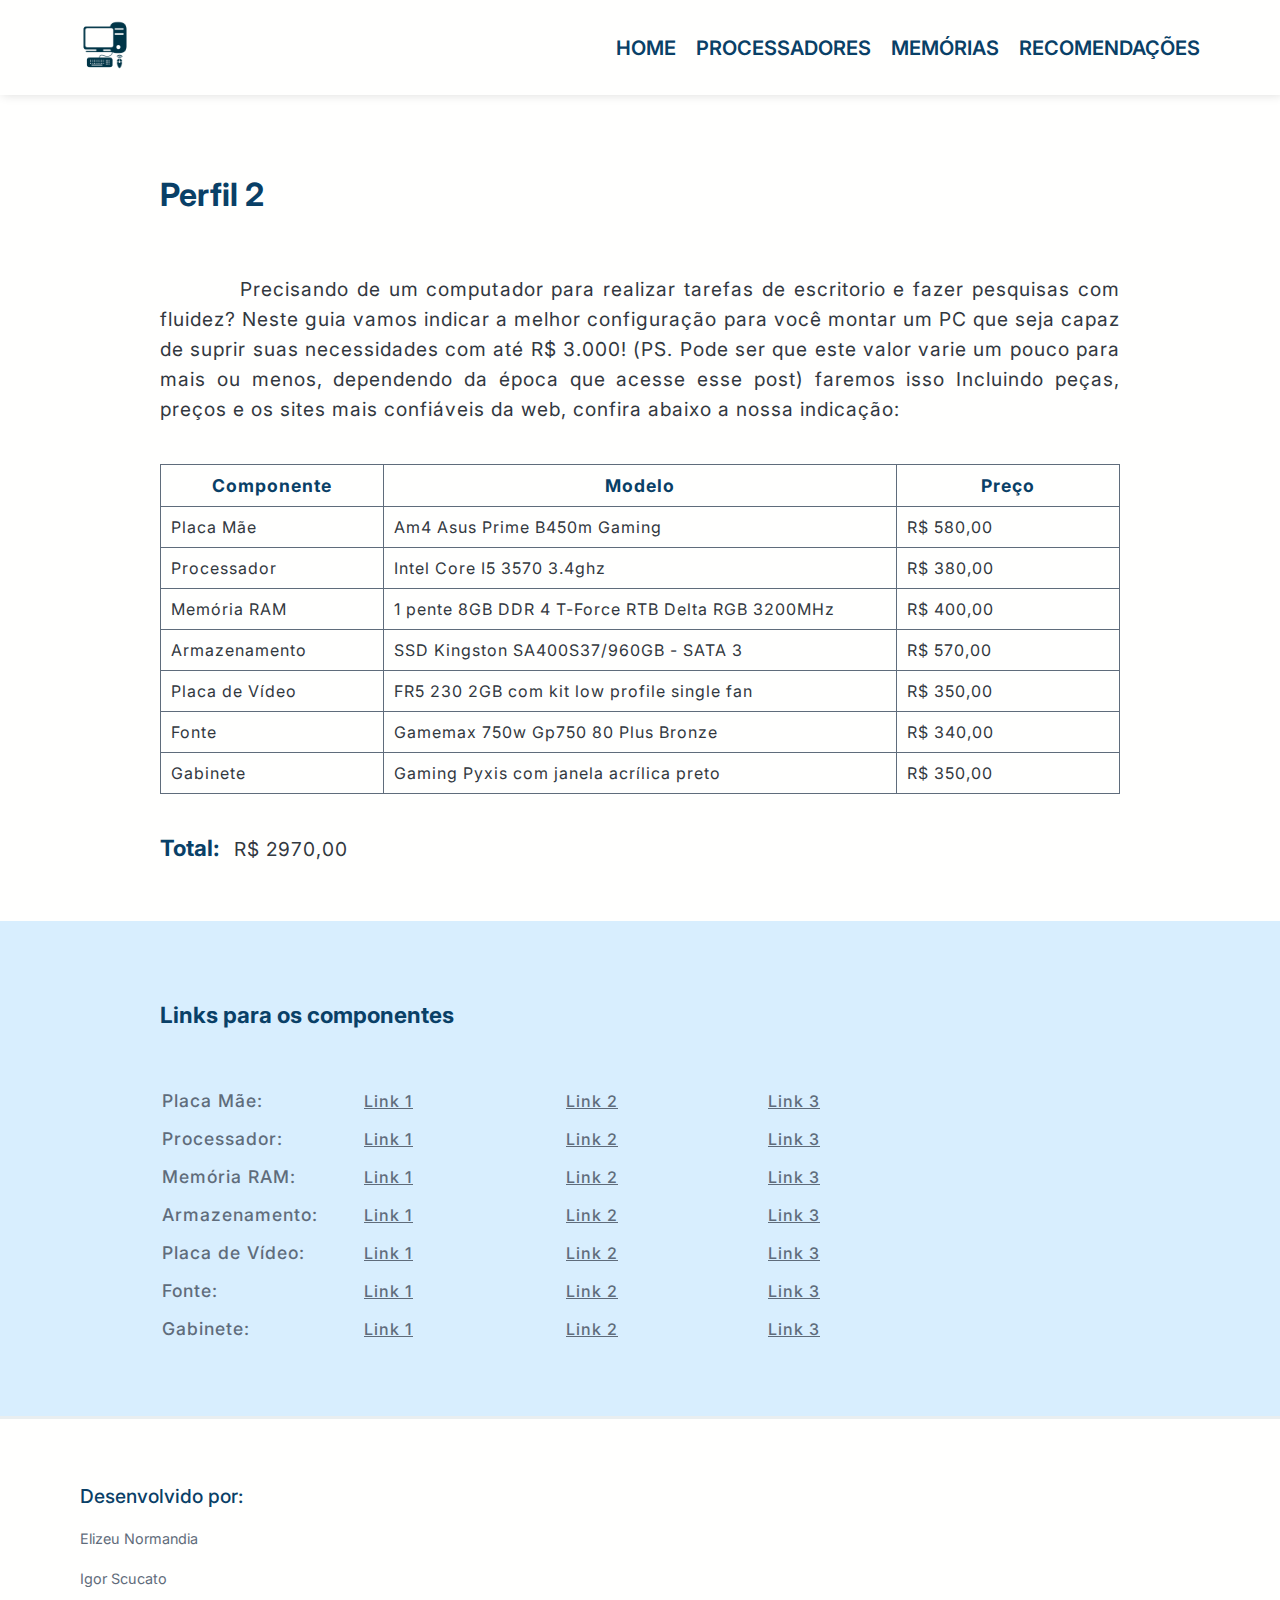
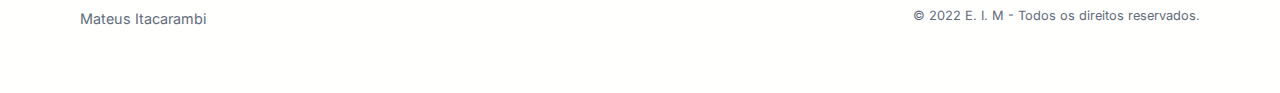
<file: perfil2.html>
<!DOCTYPE html>
<html lang="pt-br">
<head>
    <meta charset='utf-8'>
    <meta name="author" content="Mateus Itacarambi, Igor Scucato, Elizeu Normandia">
    <meta name="description" content="Nesse site iremos contar a história dos computadores desde sua origem até os dias de hoje e tecnologias futuras. E por fim recomendar um computador.">
    <meta name="keywords" content="Introdução à Computação,primeira geração,segunda geração,terceira geração,quarta geração,quinta geração,memórias,processadores,ssd,hd,memória ram,intel,amd,apple">
    <title>Perfil 2</title>
    <link rel='stylesheet' type='text/css' media='screen' href='estilo.css'>
    <link rel="shortcut icon" href="img/logo.png" type="image/x-icon">
</head>
<body>
    <nav>
        <a href="index.html"><img class="logo" src="img/logo.png" alt="Logo"></a>
        <ul>
            <a href="index.html"><li>HOME</li></a>
            <a href="processadores.html"><li>PROCESSADORES</li></a>
            <a href="memorias.html"><li>MEMÓRIAS</li></a>
            <a href="recomendacoes.html"><li>RECOMENDAÇÕES</li></a>
        </ul>
    </nav>

    <main id="main-container">
        <section id="perfil1">
            <h1>Perfil 2</h1>

            <p>Precisando de um computador para realizar tarefas de escritorio e fazer pesquisas com fluidez? Neste guia vamos indicar a melhor 
            configuração para você montar um PC que seja capaz de suprir suas necessidades com até R$ 3.000! (PS. Pode ser que este valor varie 
            um pouco para mais ou menos, dependendo da época que acesse esse post) faremos isso Incluindo peças, preços e os sites mais confiáveis 
            da web, confira abaixo a nossa indicação:</p>

            <table>
                <tr>
                    <th>Componente</th>
                    <th>Modelo</th>
                    <th>Preço</th>
                </tr>
                <tr>
                    <td>Placa Mãe</td>
                    <td>Am4 Asus Prime B450m Gaming</td>
                    <td>R$ 580,00</td>
                </tr>
                <tr>
                    <td>Processador</td>
                    <td>Intel Core I5 3570 3.4ghz</td>
                    <td>R$ 380,00</td>
                </tr>
                <tr>
                    <td>Memória RAM</td>
                    <td>1 pente 8GB DDR 4 T-Force RTB Delta RGB 3200MHz</td>
                    <td>R$ 400,00</td>
                </tr>
                <tr>
                    <td>Armazenamento</td>
                    <td>SSD Kingston SA400S37/960GB - SATA 3</td>
                    <td>R$ 570,00</td>
                </tr>
                <tr>
                    <td>Placa de Vídeo</td>
                    <td>FR5 230 2GB com kit low profile single fan</td>
                    <td>R$ 350,00</td>
                </tr>
                <tr>
                    <td>Fonte</td>
                    <td>Gamemax 750w Gp750 80 Plus Bronze</td>
                    <td>R$ 340,00</td>
                </tr>
                <tr>
                    <td>Gabinete</td>
                    <td>Gaming Pyxis com janela acrílica preto</td>
                    <td>R$ 350,00</td>
                </tr>
            </table>

            <h2 class="inline">Total:</h2>

            <p id="total">R$ 2970,00</p>
        </section>
    </main>

    <div id="container-azul">
        <section id="links-perfil">
            <h2>Links para os componentes</h2>

            <table>
                <tr>
                    <th>Placa Mãe:</th>
                    <td>
                        <a href="https://www.magazineluiza.com.br/placa-mae-mb-am4-asus-prime-b450m-gaming-ddr4-s-v-r-marca-nodis-migracao/p/bh80fj3fb0/in/pmae/" target="_blank">
                            Link 1
                        </a>
                    </td>
                    <td>
                        <a href="https://produto.mercadolivre.com.br/MLB-1589213808-placa-me-asus-prime-b450m-gamingbr-amd-am4-matx-ddr4-_JM#position=2&search_layout=grid&type=item&tracking_id=a1bee536-14c5-4b5e-b6dd-65215db37e4f" target="_blank">
                            Link 2
                        </a>
                    </td>
                    <td>
                        <a href="https://www.amazon.com.br/MB-AM4-A320M-K-1xPCI-4xSATAS-3GB/dp/B06Y6GDYD4/ref=sr_1_3?__mk_pt_BR=%C3%85M%C3%85%C5%BD%C3%95%C3%91&crid=2CWL1F62GGGFT&keywords=Placa+M%C3%A3e+Mb+Am4+Asus+Prime+B450m+Gaming+Ddr4+S%2Fv%2Fr+-+MARCA+NODIS+MIGRACAO&qid=1658685630&sprefix=placa+m%C3%A3e+mb+am4+asus+prime+b450m+gaming+ddr4+s%2Fv%2Fr+-+marca+nodis+migracao%2Caps%2C363&sr=8-3&ufe=app_do%3Aamzn1.fos.25548f35-0de7-44b3-b28e-0f56f3f96147" target="_blank">
                            Link 3
                        </a>
                    </td>
                </tr>
                <tr>
                    <th>Processador:</th>
                    <td>
                        <a href="https://www.magazineluiza.com.br/processador-intel-core-i5-3570-3-4ghz-terceira-geracao-1155-oem/p/ekc5f748kj/in/prsd/" target="_blank">
                            Link 1
                        </a>
                    </td>
                    <td>
                        <a href="https://produto.mercadolivre.com.br/MLB-1303862088-processador-core-i5-3570-34ghz-terceira-geraco-lga-1155-_JM#position=3&search_layout=grid&type=item&tracking_id=e975602e-ac59-455e-989d-6da15cdbae83" target="_blank">
                            Link 2
                        </a>
                    </td>
                    <td>
                        <a href="https://www.amazon.com.br/Intel-CM8063701093302-I5-3470-PROCESSOR-CACHE/dp/B00995248I/ref=sr_1_7?__mk_pt_BR=%C3%85M%C3%85%C5%BD%C3%95%C3%91&crid=LL89VTKNOZXY&keywords=Intel+Core+I5+3570+3.4ghz+Terceira+Gera%C3%A7%C3%A3o+1155+-+OEM&qid=1658685390&sprefix=intel+core+i5+3570+3.4ghz+terceira+gera%C3%A7%C3%A3o+1155+-+oem%2Caps%2C420&sr=8-7&ufe=app_do%3Aamzn1.fos.4bb5663b-6f7d-4772-84fa-7c7f565ec65b" target="_blank">
                            Link 3
                        </a>
                    </td>
                </tr>
                <tr>
                    <th>Memória RAM:</th>
                    <td>
                        <a href="https://www.amazon.com.br/Memoria-Team-Group-T-force-Tf12d48g3200hc16c01/dp/B08MV7M17L/ref=sr_1_1?__mk_pt_BR=%C3%85M%C3%85%C5%BD%C3%95%C3%91&crid=2BZDQ9IDIN2XK&keywords=MEMORIA+TEAM+GROUP+T-FORCE+RTB+DELTA+RGB+8GB+%281X8%29+DDR4+2666MHZ%2C+TF12D48G2666HC16C01&qid=1658758139&s=electronics&sprefix=%2Celectronics%2C1056&sr=1-1&ufe=app_do%3Aamzn1.fos.25548f35-0de7-44b3-b28e-0f56f3f96147" target="_blank">
                            Link 1</a></td>
                    <td>
                        <a href="https://www.magazineluiza.com.br/memoria-team-group-t-force-rtb-delta-rgb-8gb-1x8-ddr4-3200mhz-tf12d48g3200hc16c01/p/akg0da86h6/in/mram/" target="_blank">
                            Link 2
                        </a>
                    </td>
                    <td>
                        <a href="https://www.mercadolivre.com.br/memoria-ram-t-force-delta-rgb-color-preto-8gb-1-team-group-tf12d48g3200hc16c01/p/MLB18638671?pdp_filters=category:MLB1694#searchVariation=MLB18638671&position=1&search_layout=grid&type=product&tracking_id=0a9ff03d-7808-4177-b09f-345af7fb6901" target="_blank">
                            Link 3
                        </a>
                    </td>
                </tr>
                <tr>
                    <th>Armazenamento:</th>
                    <td>
                        <a href="https://www.amazon.com.br/HD-SSD-KINGSTON-SA400S37-960GB/dp/B082SZJ6M6/ref=sr_1_1?__mk_pt_BR=%C3%85M%C3%85%C5%BD%C3%95%C3%91&crid=34CT41WTLC1CA&keywords=SSD+Kingston+A400%2C+960GB%2C+SATA%2C+Leitura+500MB%2Fs%2C+Grava%C3%A7%C3%A3o+450MB%2Fs+-+SA400S37%2F960G&qid=1658758602&s=electronics&sprefix=memoria+team+group+t-force+rtb+delta+rgb+8gb+1x8+ddr4+2666mhz+tf12d48g2666hc16c01%2Celectronics%2C1979&sr=1-1&ufe=app_do%3Aamzn1.fos.25548f35-0de7-44b3-b28e-0f56f3f96147" target="_blank">
                            Link 1
                        </a>
                    </td>
                    <td>
                        <a href="https://www.magazineluiza.com.br/ssd-kingston-a400-960gb-sata-leitura-500mb-s-gravacao-450mb-s-sa400s37-960g/p/jhh55dhf7f/in/ssdi/" target="_blank">
                            Link 2
                        </a>
                    </td>
                    <td>
                        <a href="https://produto.mercadolivre.com.br/MLB-2695696282-ssd-kingston-960gb-a400-sata-leitura-500mbs-sa400s37960g-_JM#position=7&search_layout=stack&type=item&tracking_id=08cd1746-87a1-4765-a2f4-eec4f15a6bc4" target="_blank">
                            Link 3
                        </a>
                    </td>
                </tr>
                <tr>
                    <th>Placa de Vídeo:</th>
                    <td>
                        <a href="https://www.amazon.com.br/PLACA-VIDEO-RADEON-PROFILE-SINGLE/dp/B089X7RM1R/ref=sr_1_5?__mk_pt_BR=%C3%85M%C3%85%C5%BD%C3%95%C3%91&crid=15OQJQM62D8TO&keywords=PLACA+DE+VIDEO+MANCER+RADEON+RX+550%2C+4GB%2C+GDDR5%2C+128-BIT%2C+MCR-RX5504GD5-V4&qid=1658758840&s=electronics&sprefix=placa+de+video+mancer+radeon+rx+550+4gb+gddr5+128-bit+mcr-rx5504gd5-v4%2Celectronics%2C1449&sr=1-5&ufe=app_do%3Aamzn1.fos.25548f35-0de7-44b3-b28e-0f56f3f96147" target="_blank">
                            Link 1
                        </a>
                    </td>
                    <td>
                        <a href="https://www.magazineluiza.com.br/placa-de-video-amd-radeon-r5-230-2gb-ddr3-64-bits-hdmi-vga-pcyes/p/df80h42kkb/in/pcvd/" target="_blank">
                            Link 2
                        </a>
                    </td>
                    <td>
                        <a href="https://www.mercadolivre.com.br/placa-de-video-amd-pcyes-radeon-r5-200-series-r5-230-pa230r502d3lw-2gb/p/MLB15846398?pdp_filters=category:MLB1648#searchVariation=MLB15846398&position=2&search_layout=grid&type=product&tracking_id=a3d0f669-d813-480b-a775-69d2c53c6e25" target="_blank">
                            Link 3
                        </a>
                    </td>
                </tr>
                <tr>
                    <th>Fonte:</th>
                    <td>
                        <a href="https://www.amazon.com.br/Fonte-Alimentacao-Gp750-Bronze-Gamemax/dp/B09VK3ZLNS/ref=asc_df_B09VK3ZLNS/?tag=googleshopp00-20&linkCode=df0&hvadid=379799836244&hvpos=&hvnetw=g&hvrand=11326057227085083729&hvpone=&hvptwo=&hvqmt=&hvdev=c&hvdvcmdl=&hvlocint=&hvlocphy=1001541&hvtargid=pla-1642237998946&psc=1" target="_blank">
                            Link 1
                        </a>
                    </td>
                    <td>
                        <a href="https://www.magazineluiza.com.br/fonte-gamer-gamemax-gp750-750w-pfc-ativo-80-plus-bronze-atx-12v-2-3-bivolt-silenciosa-preta/p/jf47ae3373/cj/fnta/" target="_blank">
                            Link 2
                        </a>
                    </td>
                    <td>
                        <a href="https://produto.mercadolivre.com.br/MLB-2718831196-fonte-gamer-gamemax-gp750-750w-pfc-ativo-80-plus-bronze-_JM#position=7&search_layout=grid&type=item&tracking_id=a0c27214-de31-4205-b442-b904bc71c740" target="_blank">
                            Link 3
                        </a>
                    </td>
                </tr>
                <tr>
                    <th>Gabinete:</th>
                    <td>
                        <a href="https://www.amazon.com.br/GABINETE-GAMING-ACRILICA-DOBRADICA-FRONTAL/dp/B07VJT135H/ref=sr_1_1?__mk_pt_BR=%C3%85M%C3%85%C5%BD%C3%95%C3%91&crid=3HAXZFAP4CWUA&keywords=Gabinete+Gamer+Pyxis+Com+Janela+Acr%C3%ADlica+Com+Dobradi%C3%A7a+Preto+Frontal+Com+Fita+Led+Rgb&qid=1658761764&s=computers&sprefix=gabinete+gamer+pyxis+com+janela+acr%C3%ADlica+com+dobradi%C3%A7a+preto+frontal+com+fita+led+rgb%2Ccomputers%2C904&sr=1-1&ufe=app_do%3Aamzn1.fos.25548f35-0de7-44b3-b28e-0f56f3f96147" target="_blank">
                            Link 1
                        </a>
                    </td>
                    <td>
                        <a href="https://www.magazineluiza.com.br/gabinete-gamer-vx-gaming-pyxis-com-janela-acrilica-com-dobradica-preto-frontal-com-fita-led-rgb-vinik/p/aj55e60dad/in/pepc/" target="_blank">
                            Link 2
                        </a>
                    </td>
                    <td>
                        <a href="https://produto.mercadolivre.com.br/MLB-2674704661-gabinete-gamer-com-janela-acrilica-com-dobradica-e-fita-led-_JM?searchVariation=174626593266#searchVariation=174626593266&position=1&search_layout=grid&type=item&tracking_id=6771bea5-151f-4ab1-b244-b1ba6eca2bf6" target="_blank">
                            Link 3
                        </a>
                    </td>
                </tr>
            </table>
        </section>
    </div>
    
    <footer>
        <h4>Desenvolvido por:</h4>

        <p><a href="http://instagram.com/elizeu22_22" target="_blank">Elizeu Normandia</a></p>
        <p><a href="http://instagram.com/" target="_blank">Igor Scucato</a></p>

        <div id="copy">
            <p><a href="http://instagram.com/_itacarambi_" target="_blank">Mateus Itacarambi</a></p>
            <p id="copyright">&copy; 2022 E. I. M - Todos os direitos reservados.</p>
        </div>
    </footer>
</body>
</html>
</file>
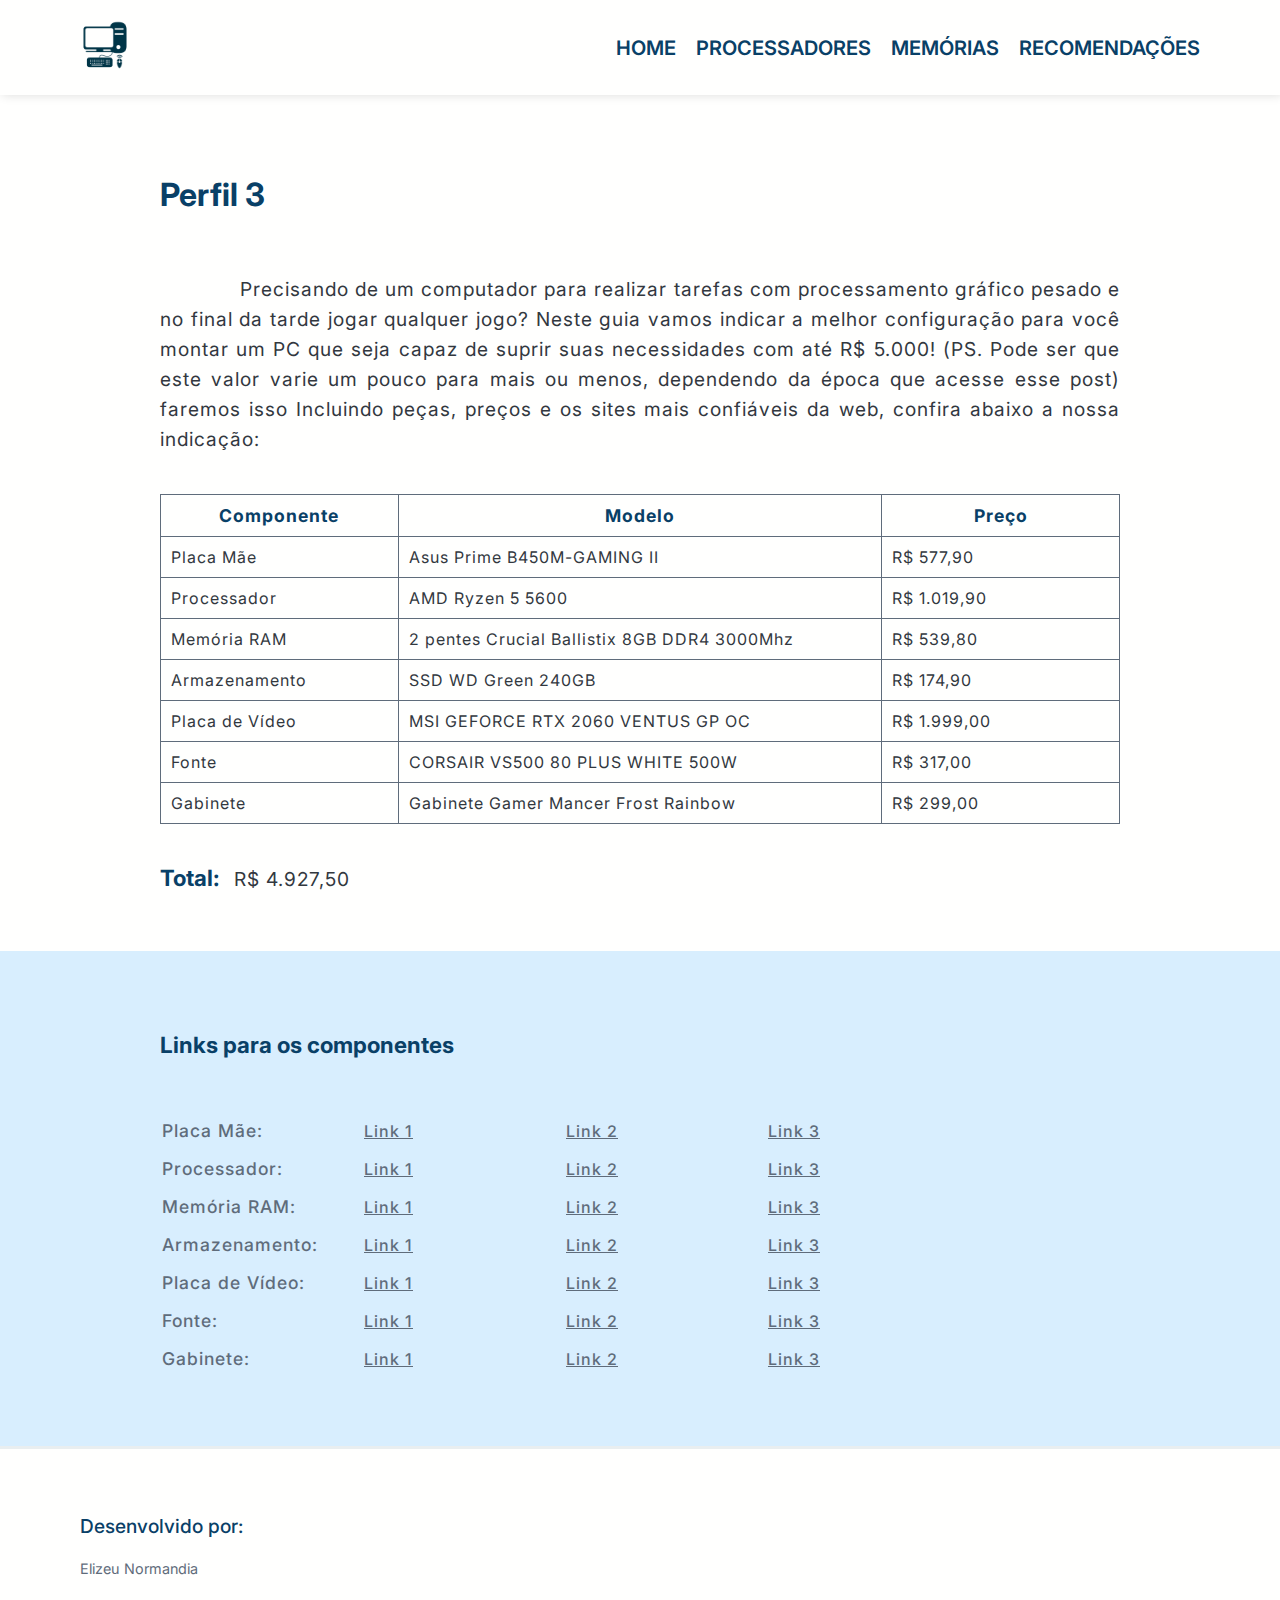
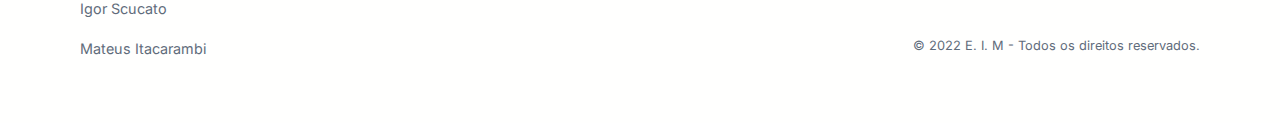
<file: perfil3.html>
<!DOCTYPE html>
<html lang="pt-br">
<head>
    <meta charset='utf-8'>
    <meta name="author" content="Mateus Itacarambi, Igor Scucato, Elizeu Normandia">
    <meta name="description" content="Nesse site iremos contar a história dos computadores desde sua origem até os dias de hoje e tecnologias futuras. E por fim recomendar um computador.">
    <meta name="keywords" content="Introdução à Computação,primeira geração,segunda geração,terceira geração,quarta geração,quinta geração,memórias,processadores,ssd,hd,memória ram,intel,amd,apple">
    <title>Perfil 3</title>
    <link rel='stylesheet' type='text/css' media='screen' href='estilo.css'>
    <link rel="shortcut icon" href="img/logo.png" type="image/x-icon">
</head>
<body>
    <nav>
        <a href="index.html"><img class="logo" src="img/logo.png" alt="Logo"></a>
        <ul>
            <a href="index.html"><li>HOME</li></a>
            <a href="processadores.html"><li>PROCESSADORES</li></a>
            <a href="memorias.html"><li>MEMÓRIAS</li></a>
            <a href="recomendacoes.html"><li>RECOMENDAÇÕES</li></a>
        </ul>
    </nav>

    <main id="main-container">
        <section id="perfil1">
            <h1>Perfil 3</h1>

            <p>Precisando de um computador para realizar tarefas com processamento gráfico pesado e no final da tarde jogar qualquer jogo? Neste guia vamos indicar a melhor 
            configuração para você montar um PC que seja capaz de suprir suas necessidades com até R$ 5.000! (PS. Pode ser que este valor varie 
            um pouco para mais ou menos, dependendo da época que acesse esse post) faremos isso Incluindo peças, preços e os sites mais confiáveis 
            da web, confira abaixo a nossa indicação:</p>

            <table>
                <tr>
                    <th>Componente</th>
                    <th>Modelo</th>
                    <th>Preço</th>
                </tr>
                <tr>
                    <td>Placa Mãe</td>
                    <td>Asus Prime B450M-GAMING II</td>
                    <td>R$ 577,90</td>
                </tr>
                <tr>
                    <td>Processador</td>
                    <td>AMD Ryzen 5 5600</td>
                    <td>R$ 1.019,90</td>
                </tr>
                <tr>
                    <td>Memória RAM</td>
                    <td>2 pentes Crucial Ballistix 8GB DDR4 3000Mhz</td>
                    <td>R$ 539,80</td>
                </tr>
                <tr>
                    <td>Armazenamento</td>
                    <td>SSD WD Green 240GB</td>
                    <td>R$ 174,90</td>
                </tr>
                <tr>
                    <td>Placa de Vídeo</td>
                    <td>MSI GEFORCE RTX 2060 VENTUS GP OC</td>
                    <td>R$ 1.999,00</td>
                </tr>
                <tr>
                    <td>Fonte</td>
                    <td>CORSAIR VS500 80 PLUS WHITE 500W</td>
                    <td>R$ 317,00</td>
                </tr>
                <tr>
                    <td>Gabinete</td>
                    <td>Gabinete Gamer Mancer Frost Rainbow</td>
                    <td>R$ 299,00</td>
                </tr>
            </table>

            <h2 class="inline">Total:</h2>

            <p id="total">R$ 4.927,50</p>
        </section>
    </main>

    <div id="container-azul">
        <section id="links-perfil">
            <h2>Links para os componentes</h2>

            <table>
                <tr>
                    <th>Placa Mãe:</th>
                    <td>
                        <a href="https://www.pichau.com.br/placa-mae-asus-prime-b450m-gaming-ii-ddr4-socket-am4-m-atx-chipset-amd-b450-prime-b450m-gaming-ii" target="_blank">
                            Link 1
                        </a>
                    </td>
                    <td>
                        <a href="https://www.terabyteshop.com.br/produto/20788/processador-amd-ryzen-5-5600-35ghz-44ghz-turbo-6-cores-12-threads-cooler-wraith-stealth-am4-100-100000927box?gclid=Cj0KCQjwlemWBhDUARIsAFp1rLUp5oPYJRaKOO2ZKiq4pCN0z5S9I5cVH0BqxdrrFVui1IR_iiWg2QYaAugPEALw_wcB" target="_blank">
                            Link 2
                        </a>
                    </td>
                    <td>
                        <a href="https://www.kabum.com.br/produto/320798/processador-amd-ryzen-5-5600-cache-35mb-3-5ghz-4-4ghz-max-turbo-am4-sem-video-100-100000927box?gclid=Cj0KCQjwlemWBhDUARIsAFp1rLW8jcpzvMgQPW9bsSbCIctoCYb11e2Yrrdy3bAMpeaeoOBNECJd-2MaAqwFEALw_wcB" target="_blank">
                            Link 3
                        </a>
                    </td>
                </tr>
                <tr>
                    <th>Processador:</th>
                    <td>
                        <a href="https://www.pichau.com.br/processador-amd-ryzen-5-5600-6-core-12-threads-3-5ghz-4-4ghz-turbo-cache-35mb-am4-100-100000927box?gclid=Cj0KCQjwlemWBhDUARIsAFp1rLU8TaGrpjzIs9g5CWwDy3ffJfENTUkhv7RCGh06QCd4cdgzBnJX10gaAiPdEALw_wcB" target="_blank">
                            Link 1
                        </a>
                    </td>
                    <td>
                        <a href="https://www.terabyteshop.com.br/produto/20788/processador-amd-ryzen-5-5600-35ghz-44ghz-turbo-6-cores-12-threads-cooler-wraith-stealth-am4-100-100000927box?gclid=Cj0KCQjwlemWBhDUARIsAFp1rLUp5oPYJRaKOO2ZKiq4pCN0z5S9I5cVH0BqxdrrFVui1IR_iiWg2QYaAugPEALw_wcB" target="_blank">
                            Link 2
                        </a>
                    </td>
                    <td>
                        <a href="https://www.kabum.com.br/produto/320798/processador-amd-ryzen-5-5600-cache-35mb-3-5ghz-4-4ghz-max-turbo-am4-sem-video-100-100000927box?gclid=Cj0KCQjwlemWBhDUARIsAFp1rLW8jcpzvMgQPW9bsSbCIctoCYb11e2Yrrdy3bAMpeaeoOBNECJd-2MaAqwFEALw_wcB" target="_blank">
                            Link 3
                        </a>
                    </td>
                </tr>
                <tr>
                    <th>Memória RAM:</th>
                    <td>
                        <a href="https://www.pichau.com.br/memoria-crucial-ballistix-8gb-1x8-ddr4-3000mhz-vermelha-bl8g30c15u4r?gclid=Cj0KCQjwlemWBhDUARIsAFp1rLXlbqguG93TQf6HJpSt6W9HOsAE8-3O4JaxYweGiG34v7P59Z8gbZUaAkT6EALw_wcB" target="_blank">
                            Link 1</a></td>
                    <td>
                        <a href="https://www.kabum.com.br/produto/172890/memoria-crucial-ballistix-8gb-ddr4-3000mhz-cl15-vermelha?gclid=Cj0KCQjwlemWBhDUARIsAFp1rLVeFhpP_SlThF3ydHV9x7xG-PP1HOwRRMXfUBkquhadfs-WC2gOaVMaAg5OEALw_wcB" target="_blank">
                            Link 2
                        </a>
                    </td>
                    <td>
                        <a href="https://www.submarino.com.br/produto/3008678001?epar=bp_pl_px_go_pmax_pcgamer_geral_gmv&opn=XMLGOOGLE&WT.srch=1&offerId=62d14f41d4af6a4f94508e75&gclid=Cj0KCQjwlemWBhDUARIsAFp1rLVdg5Hi69tFl2Lo2C9Hws_Yz1qI9xqGioqCw9oPx8ToKOoa4sJX5OwaAlAtEALw_wcB&tamanho=%5B8%20GB%5D" target="_blank">
                            Link 3
                        </a>
                    </td>
                </tr>
                <tr>
                    <th>Armazenamento:</th>
                    <td>
                        <a href="https://www.kabum.com.br/produto/338391/ssd-wd-green-240gb-sata-leitura-545mb-s-gravacao-430mb-s-wds240g3g0a?gclid=Cj0KCQjwlemWBhDUARIsAFp1rLWoZVoce2ZnHo705L4K7H8rW9pwPZteiOeLPSauvdf-1YGj9F6XB7waAqGqEALw_wcB" target="_blank">
                            Link 1
                        </a>
                    </td>
                    <td>
                        <a href="https://www.pichau.com.br/ssd-wd-green-240gb-2-5-sata-iii-6gb-s-leitura-545-mb-s-gravacao-430-mb-s-wds240g3g0a?gclid=Cj0KCQjwlemWBhDUARIsAFp1rLWhDcFhCWoEicCAGzZWNAbNGi2hJKO_F-rNy4FZ2u3r68gSAhrcdRQaAvgLEALw_wcB" target="_blank">
                            Link 2
                        </a>
                    </td>
                    <td>
                        <a href="https://www.amazon.com.br/Green-240Gb-Leituras-545Mb-Grava%C3%A7%C3%B5es/dp/B076Y374ZH/ref=asc_df_B076Y374ZH/?tag=googleshopp00-20&linkCode=df0&hvadid=379728522226&hvpos=&hvnetw=g&hvrand=14754576327795549955&hvpone=&hvptwo=&hvqmt=&hvdev=c&hvdvcmdl=&hvlocint=&hvlocphy=1001541&hvtargid=pla-404279601966&psc=1" target="_blank">
                            Link 3
                        </a>
                    </td>
                </tr>
                <tr>
                    <th>Placa de Vídeo:</th>
                    <td>
                        <a href="https://www.pichau.com.br/placa-de-video-msi-geforce-rtx-2060-ventus-gp-oc-6gb-gddr6-192-bit-912-v375-808?gclid=Cj0KCQjwlemWBhDUARIsAFp1rLVYXk-C3uf3sVPtA557x91PuXmOTMOiTXKmgIKfjQOm2weKQJ5JQooaAsmtEALw_wcB" target="_blank">
                            Link 1
                        </a>
                    </td>
                    <td>
                        <a href="https://www.kabum.com.br/produto/357647/placa-de-video-msi-nvidia-geforce-rtx-2060-ventus-gp-oc-6gb-gddr6-3x-displayport-hdmi-912-v375-808?gclid=Cj0KCQjwlemWBhDUARIsAFp1rLXdEkDz1Yh1Wkdv_T8ZKB84Jul849SAtr5vy_osz187FEuII0WjyJwaAjVpEALw_wcB" target="_blank">
                            Link 2
                        </a>
                    </td>
                    <td>
                        <a href="https://www.amazon.com.br/RTX2060-VENTUS-MSI-912-V375-808-912-V375-623/dp/B092CRNNSG/ref=asc_df_B092CRNNSG/?tag=googleshopp00-20&linkCode=df0&hvadid=379713335517&hvpos=&hvnetw=g&hvrand=2581673917742003321&hvpone=&hvptwo=&hvqmt=&hvdev=c&hvdvcmdl=&hvlocint=&hvlocphy=1001541&hvtargid=pla-1240713326543&psc=1" target="_blank">
                            Link 3
                        </a>
                    </td>
                </tr>
                <tr>
                    <th>Fonte:</th>
                    <td>
                        <a href="https://www.pichau.com.br/fonte-corsair-vs-series-vs500-80-plus-white-500w-cp-9020223-br?gclid=Cj0KCQjwlemWBhDUARIsAFp1rLUw9rmD_gyz1gMf3I9GcC33PBYXJ8EGhASrKj6m39Hp9dJpkub1gJkaAjV7EALw_wcB" target="_blank">
                            Link 1
                        </a>
                    </td>
                    <td>
                        <a href="https://www.terabyteshop.com.br/produto/16609/fonte-corsair-vs500-500w-80-plus-cp-9020223-br?gclid=Cj0KCQjwlemWBhDUARIsAFp1rLXgWTcuiZfZZ1LEjkyz4SwGjpiYFibT9HEvTGIrlDZMTL3V49uzXw4aAu79EALw_wcB" target="_blank">
                            Link 2
                        </a>
                    </td>
                    <td>
                        <a href="https://www.kabum.com.br/produto/166046/fonte-corsair-vs500-500w-80-plus-white-pfc-ativo-bivolt-cp-9020223-br?srsltid=AdGWZVT81VJQn9o-Mp-nvfIg2RQqnAVKzJiH8i5TPckuuP7840tlx9_7sy8" target="_blank">
                            Link 3
                        </a>
                    </td>
                </tr>
                <tr>
                    <th>Gabinete:</th>
                    <td>
                        <a href="https://www.pichau.com.br/gabinete-gamer-mancer-frost-rainbow-vidro-temp-preto-mcr-fr01-wh?gclid=Cj0KCQjwlemWBhDUARIsAFp1rLXTW2CNozv67w_lrLBQGJMJB7eJaDUxbiEl3Z9TmFBI54Y-pf_lJwYaAr4oEALw_wcB" target="_blank">
                            Link 1
                        </a>
                    </td>
                    <td>
                        <a href="https://www.amazon.com.br/Gabinete-Mancer-Mid-tower-Lateral-Mcr-nrk-rgb01/dp/B09NQMFKZ6/ref=asc_df_B09NQMFKZ6/?tag=googleshopp00-20&linkCode=df0&hvadid=379817895773&hvpos=&hvnetw=g&hvrand=4300838728843623499&hvpone=&hvptwo=&hvqmt=&hvdev=c&hvdvcmdl=&hvlocint=&hvlocphy=1001541&hvtargid=pla-1643298775336&psc=1" target="_blank">
                            Link 2
                        </a>
                    </td>
                    <td>
                        <a href="https://www.submarino.com.br/produto/4068966451?epar=bp_pl_px_go_pmax_infacess_geral_gmv&opn=XMLGOOGLE&WT.srch=1&offerId=62d14f39d4af6a4f944fa100&gclid=Cj0KCQjwlemWBhDUARIsAFp1rLVlwHx1uBlXEke-lsbj6E4wCPsqmK1Tuomajk3YnkuDOacdCaEL5hkaAqsZEALw_wcB&cor=Preto" target="_blank">
                            Link 3
                        </a>
                    </td>
                </tr>
            </table>
        </section>
    </div>
    
    <footer>
        <h4>Desenvolvido por:</h4>

        <p><a href="http://instagram.com/elizeu22_22" target="_blank">Elizeu Normandia</a></p>
        <p><a href="http://instagram.com/" target="_blank">Igor Scucato</a></p>

        <div id="copy">
            <p><a href="http://instagram.com/_itacarambi_" target="_blank">Mateus Itacarambi</a></p>
            <p id="copyright">&copy; 2022 E. I. M - Todos os direitos reservados.</p>
        </div>
    </footer>
</body>
</html>
</file>
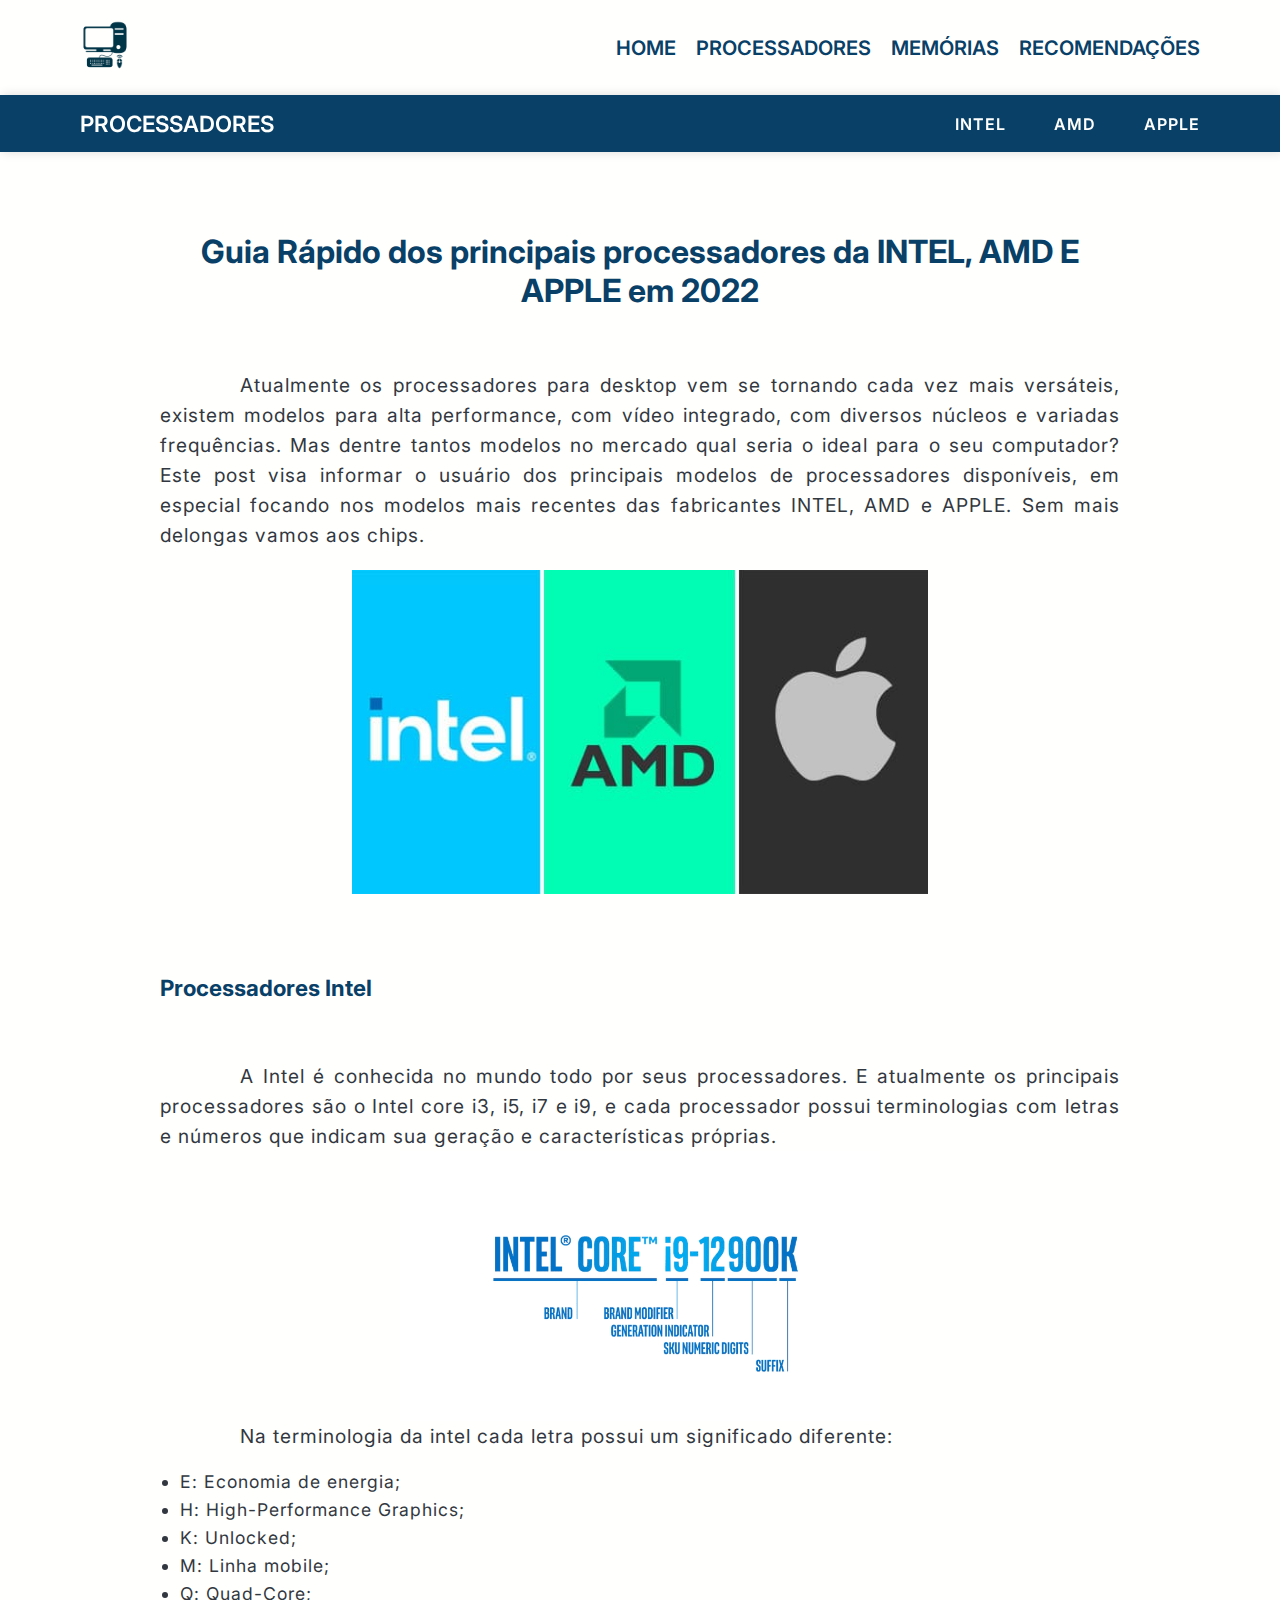
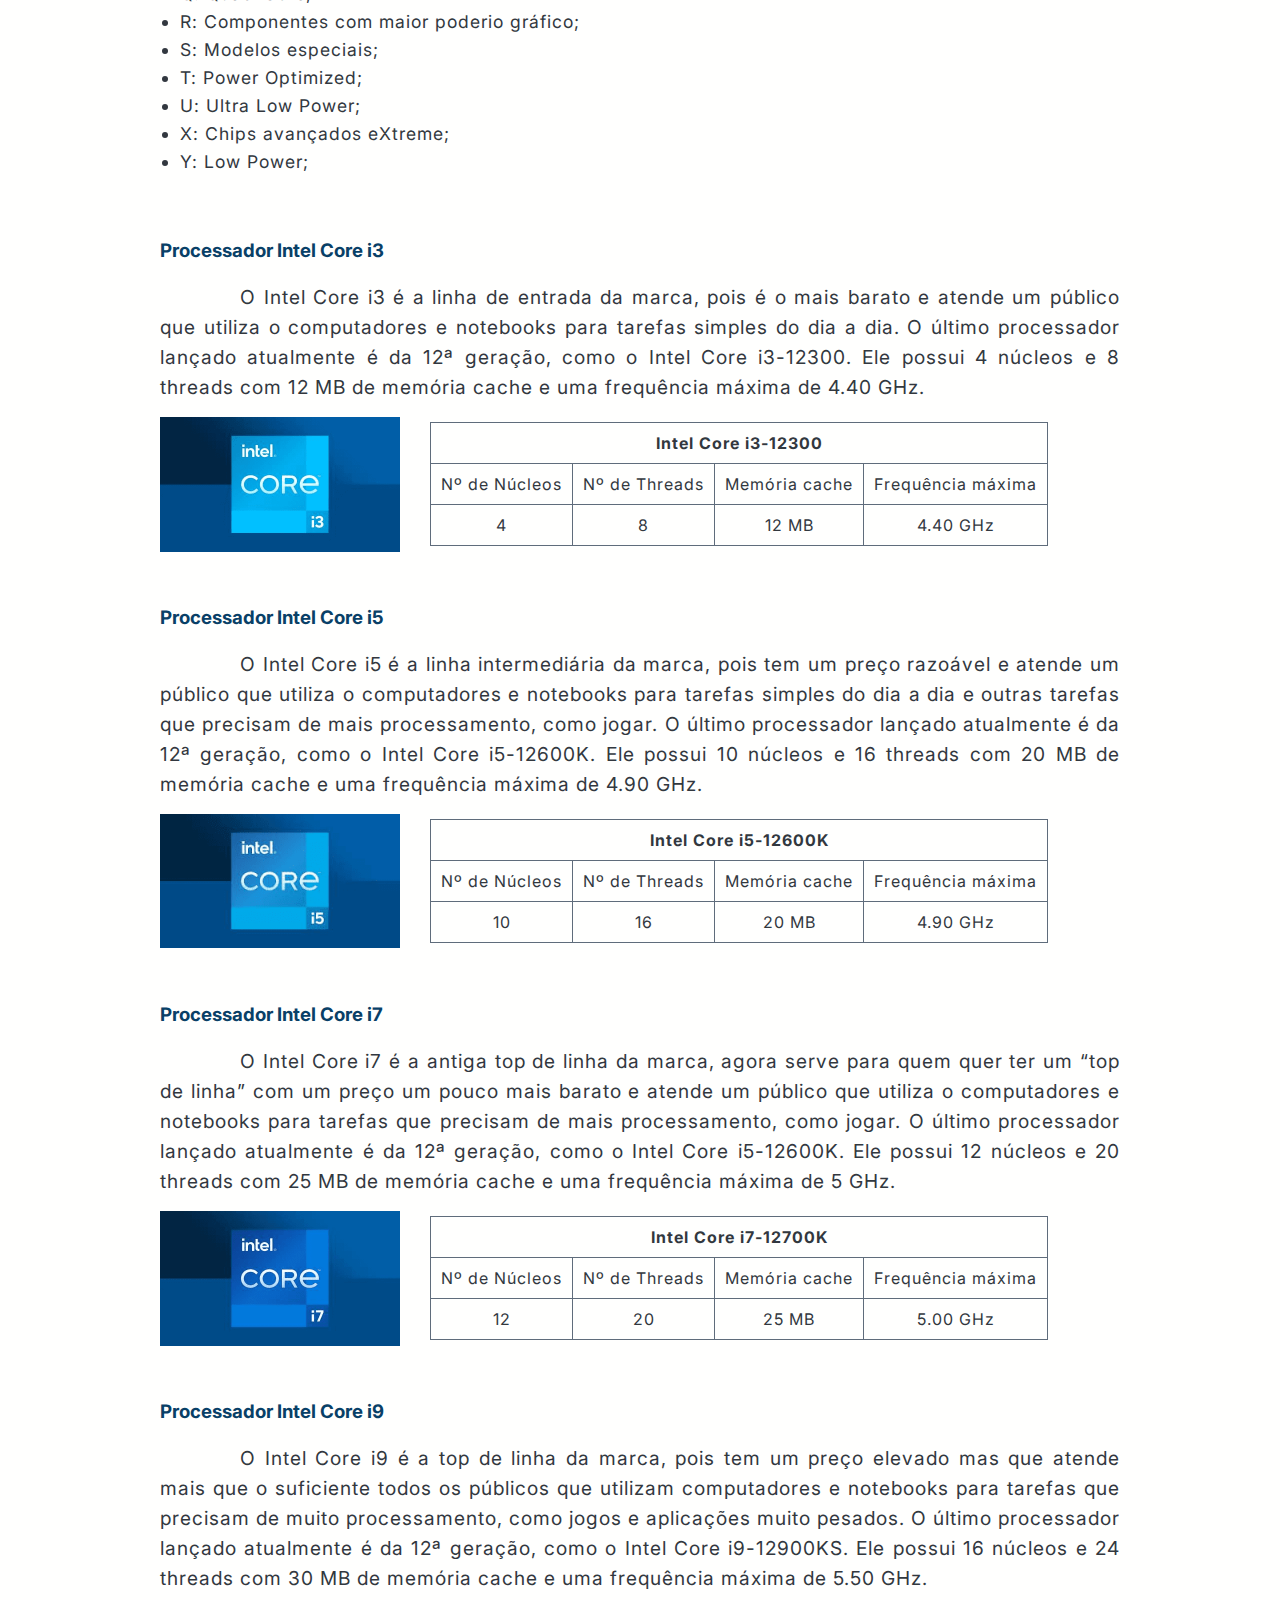
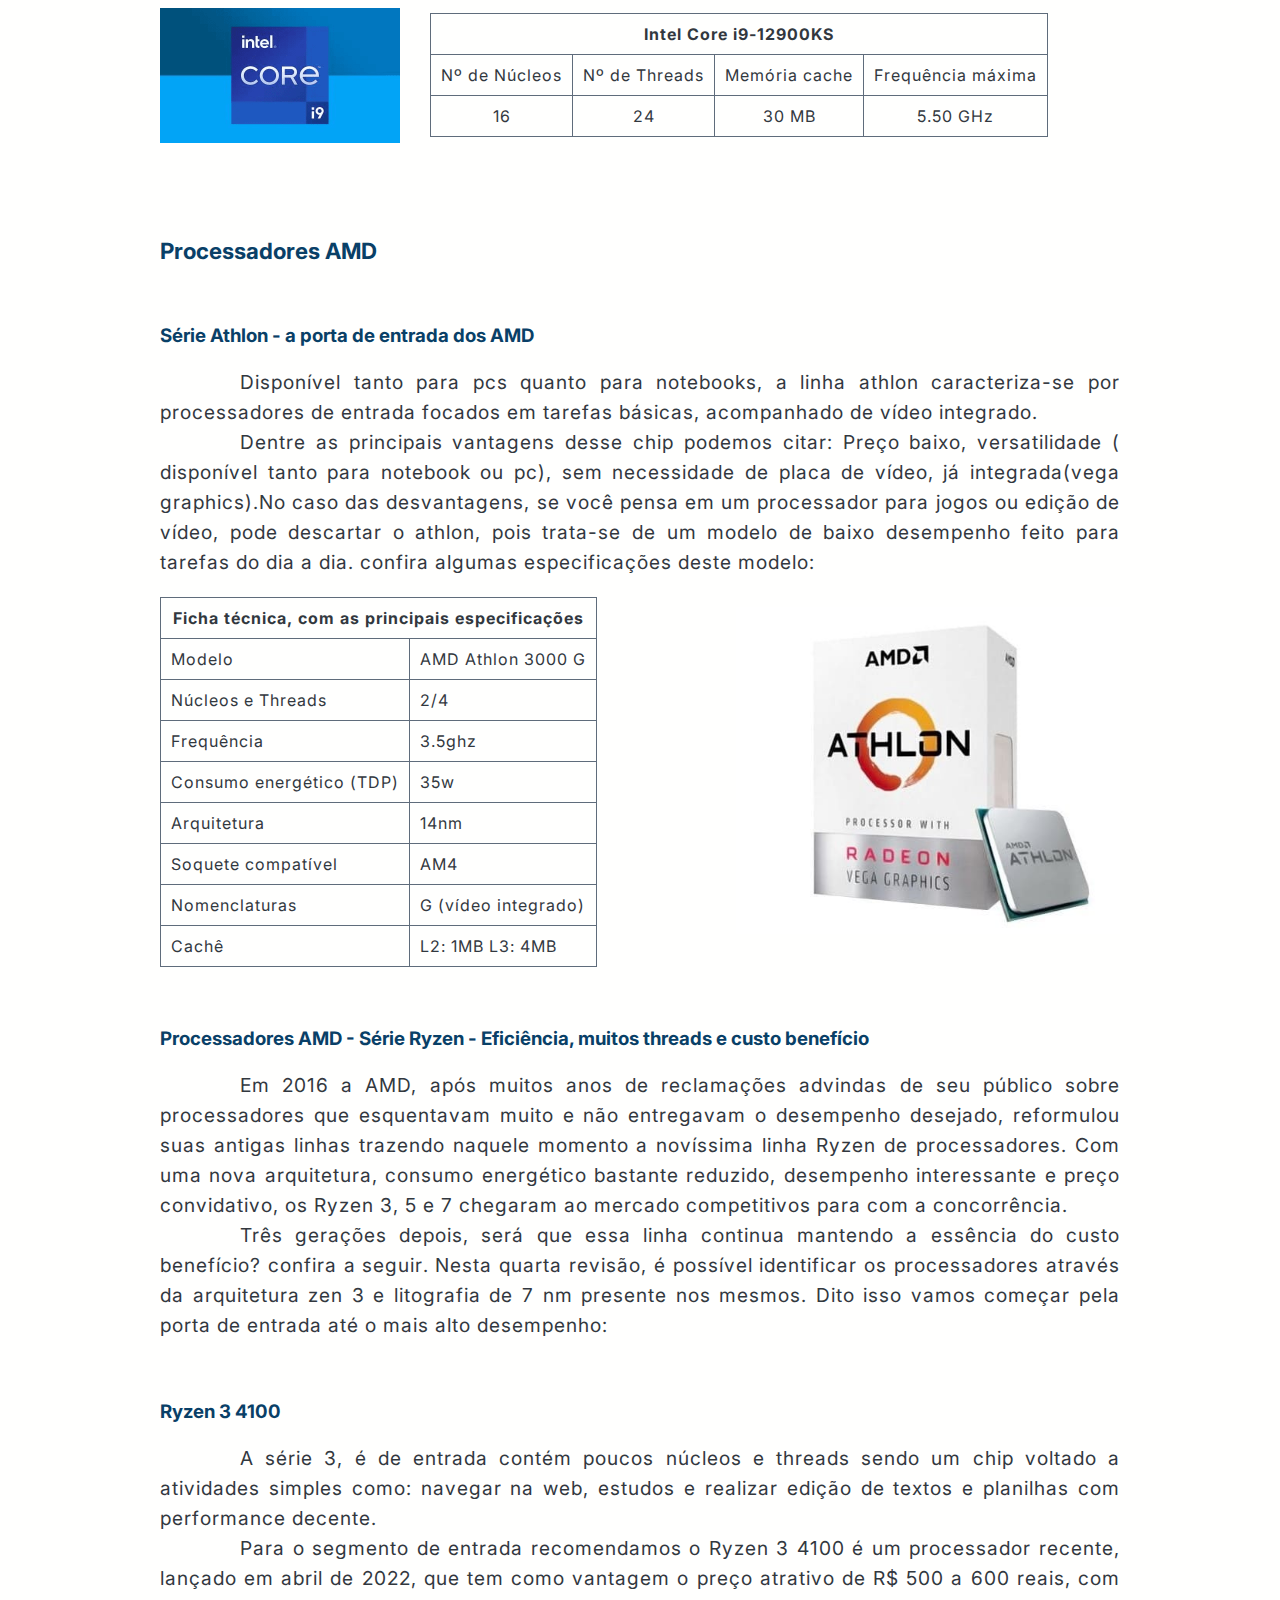
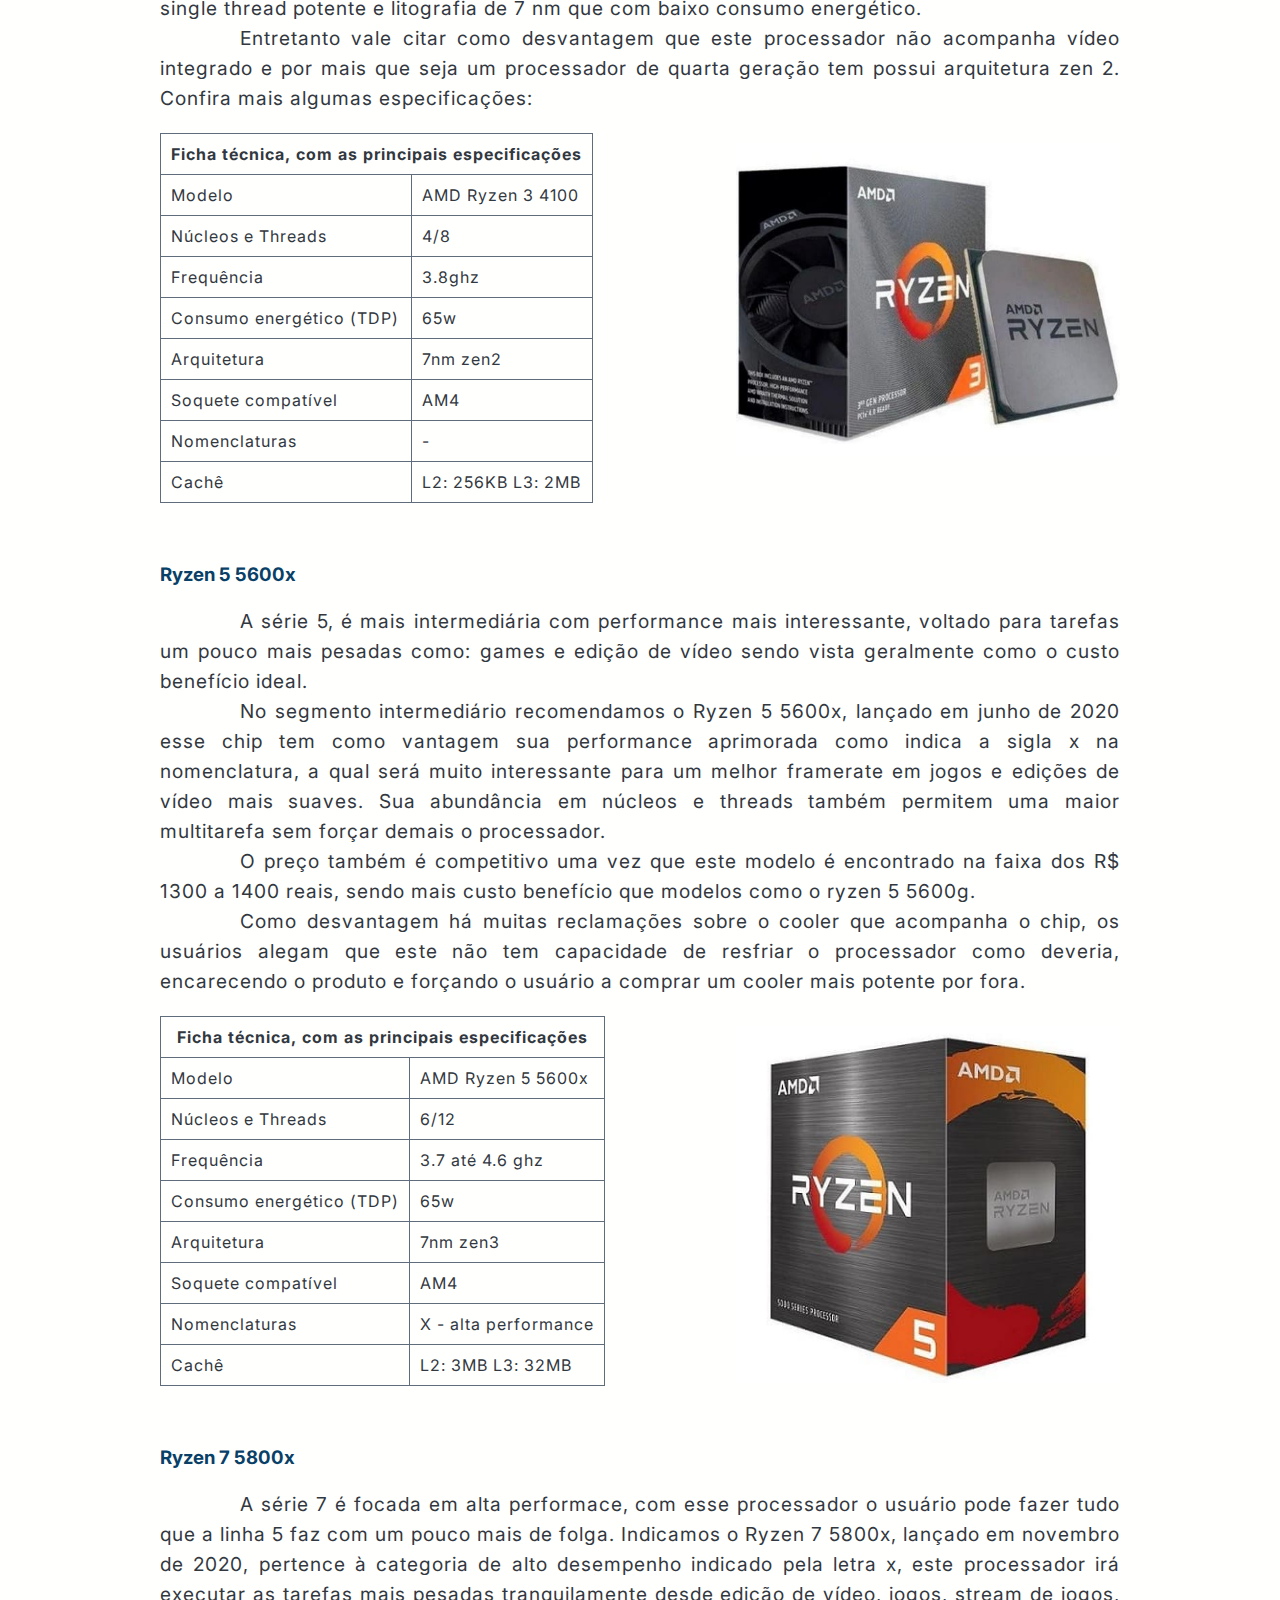
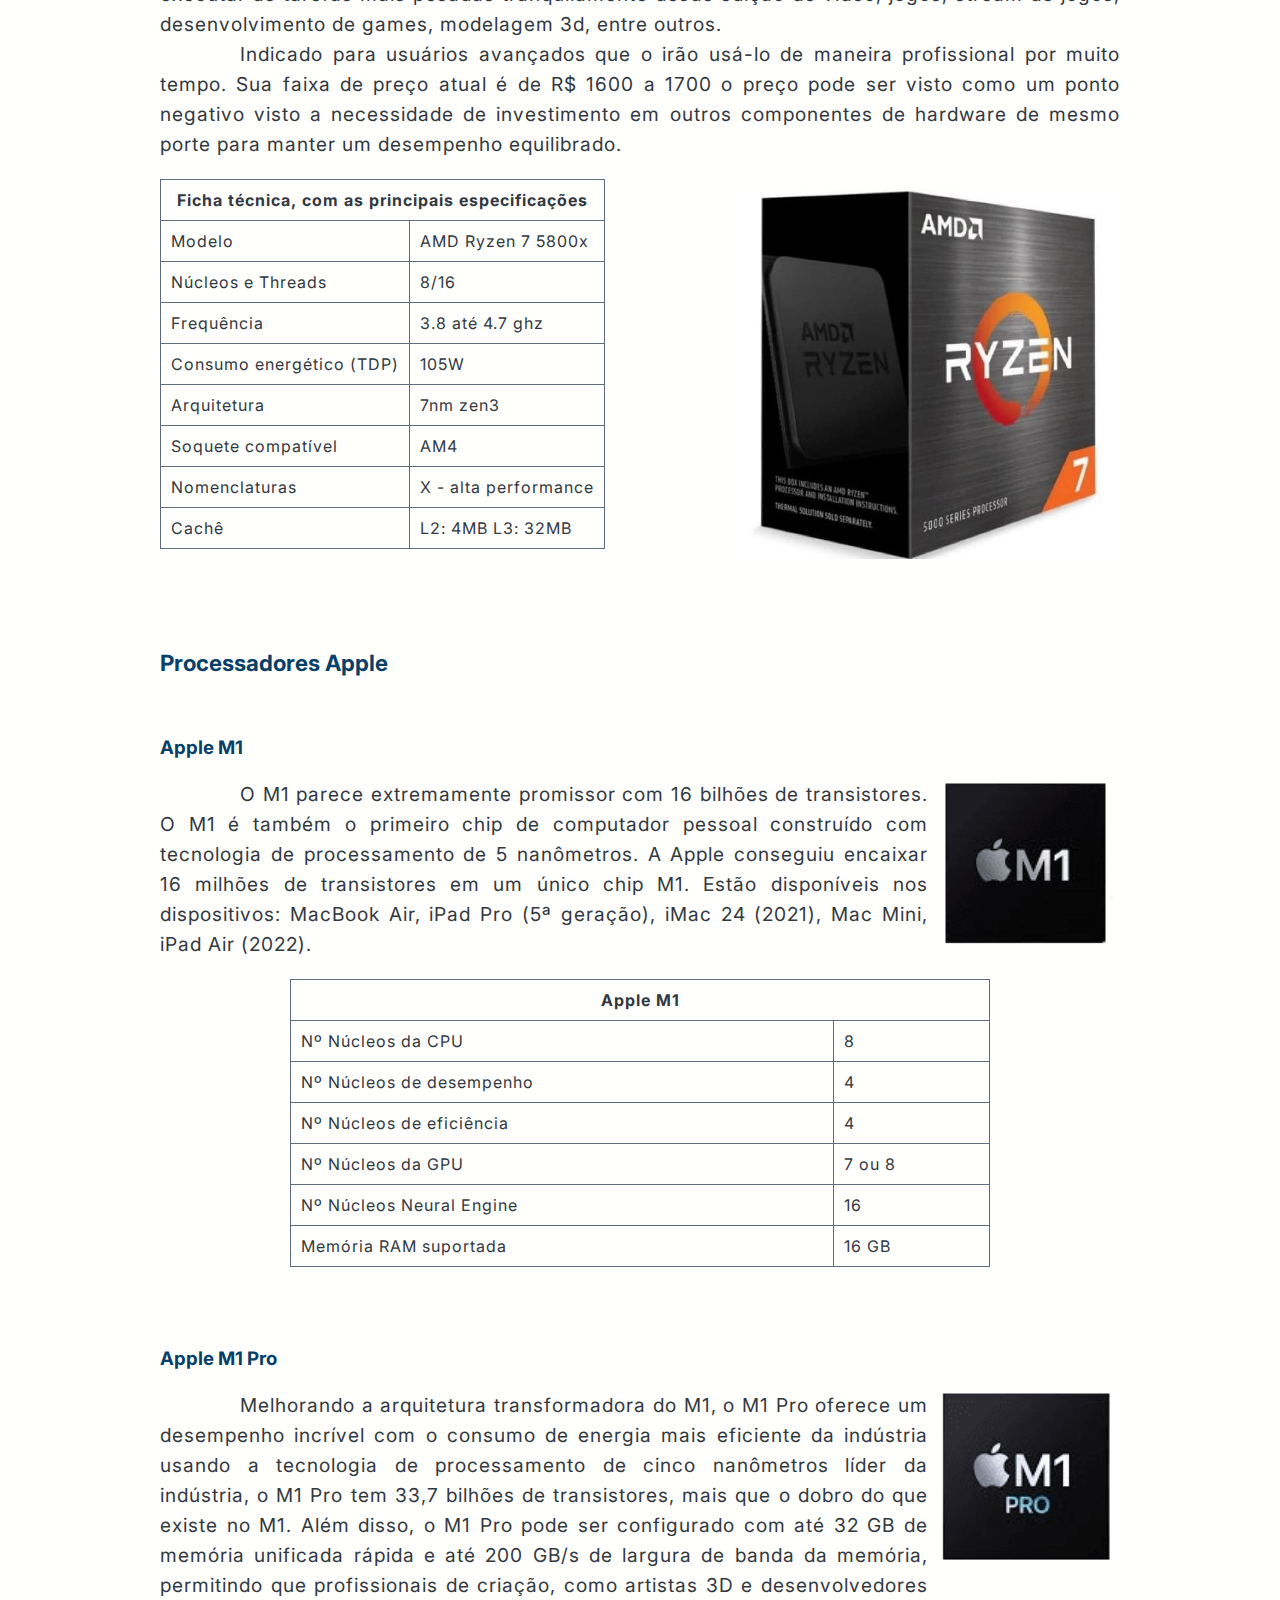
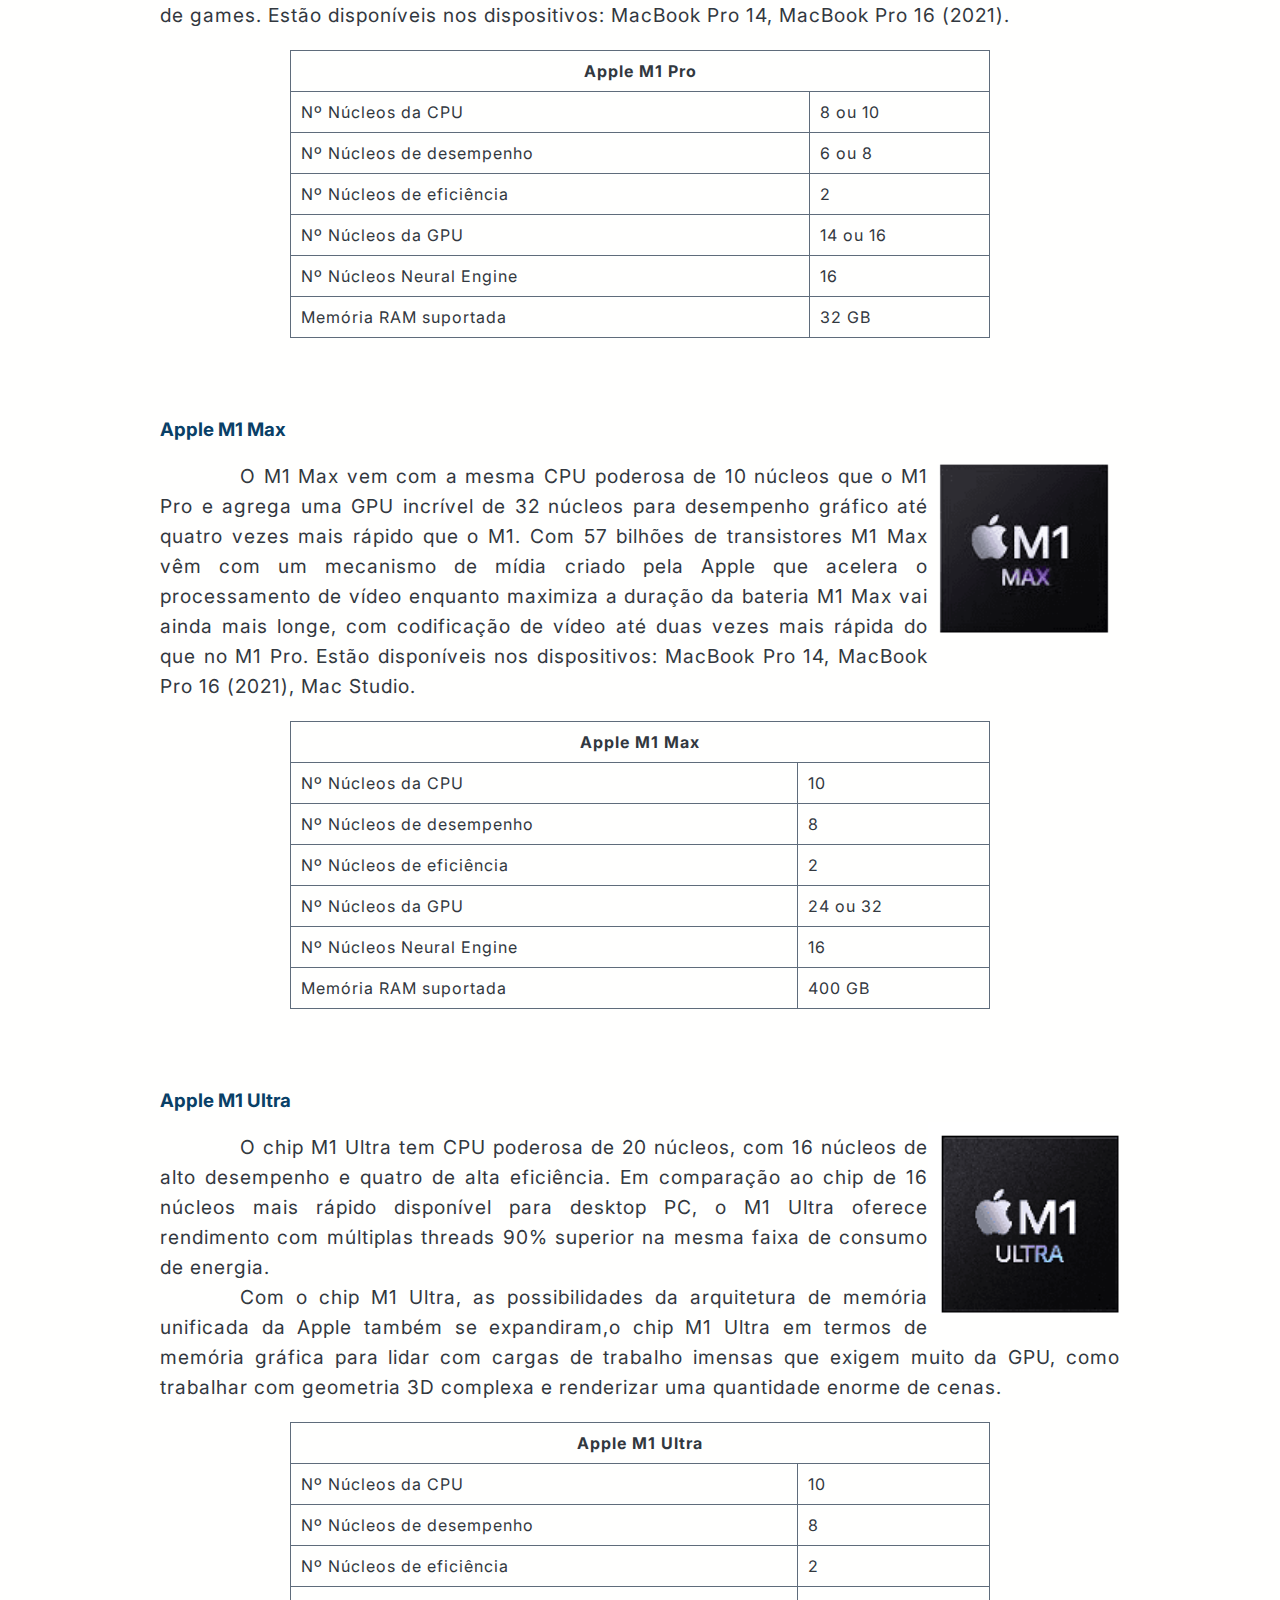
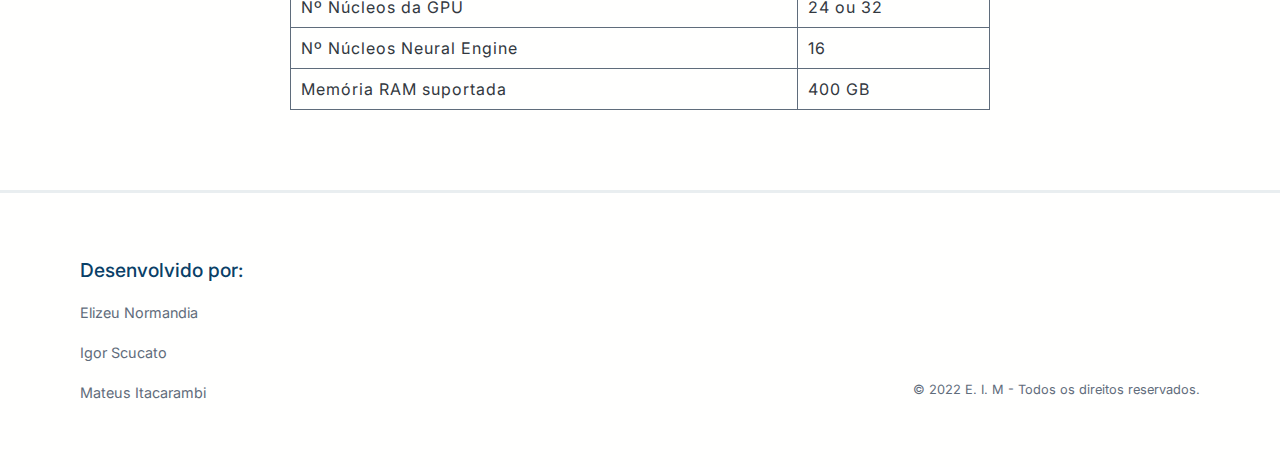
<file: processadores.html>
<!DOCTYPE html>
<html lang="pt-br">
<head>
    <meta charset='utf-8'>
    <meta name="author" content="Mateus Itacarambi, Igor Scucato, Elizeu Normandia">
    <meta name="description" content="Nesse site iremos contar a história dos computadores desde sua origem até os dias de hoje e tecnologias futuras. E por fim recomendar um computador.">
    <meta name="keywords" content="Introdução à Computação,primeira geração,segunda geração,terceira geração,quarta geração,quinta geração,memórias,processadores,ssd,hd,memória ram,intel,amd,apple">
    <title>Processadores</title>
    <link rel='stylesheet' type='text/css' media='screen' href='estilo.css'>
    <link rel="shortcut icon" href="img/logo.png" type="image/x-icon">
</head>
<body>
    <nav>
        <a href="index.html"><img class="logo" src="img/logo.png" alt="Logo"></a>
        <ul>
            <a href="index.html"><li>HOME</li></a>
            <a href="processadores.html"><li>PROCESSADORES</li></a>
            <a href="memorias.html"><li>MEMÓRIAS</li></a>
            <a href="recomendacoes.html"><li>RECOMENDAÇÕES</li></a>
        </ul>
    </nav>
    <div id="nav-2">
        <a href="#"><h1>PROCESSADORES</h1></a>
        <ul>
            <a href="#intel"><li>INTEL</li></a>
            <a href="#amd"><li>AMD</li></a>
            <a href="#apple"><li>APPLE</li></a>
        </ul>
    </div>

    <main id="main-container">
        <section id="intro-processador">
            <h1>Guia Rápido dos principais processadores da INTEL, AMD E APPLE em 2022</h1>

            <p>Atualmente os processadores para desktop vem se tornando cada vez mais versáteis, existem modelos para 
            alta performance, com vídeo integrado, com diversos núcleos e variadas frequências. Mas dentre tantos 
            modelos no mercado qual seria o ideal para o seu computador? Este post visa informar o usuário dos principais 
            modelos de processadores disponíveis, em especial focando nos modelos mais recentes das fabricantes INTEL, AMD 
            e APPLE. Sem mais delongas vamos aos chips.</p>

            <img src="img/intel-vs-amd-vs-apple.jpg" alt="INTEL vs  AMD vs APPLE">
        </section>

        <section id="intel">
            <h2>Processadores Intel</h2>

            <p>A Intel é conhecida no mundo todo por seus processadores. E atualmente os principais processadores são o 
            Intel core i3, i5, i7 e  i9, e cada processador possui terminologias com letras e números que indicam sua 
            geração e características próprias.</p>

            <img src="img/term-intel.png" alt="terminologia dos processadores intel">

            <p>Na terminologia da intel cada letra possui um significado diferente:</p>

            <ul>
                <li>E: Economia de energia;</li>
                <li>H: High-Performance Graphics;</li>
                <li>K: Unlocked;</li>
                <li>M: Linha mobile;</li>
                <li>Q: Quad-Core;</li>
                <li>R: Componentes com maior poderio gráfico;</li>
                <li>S: Modelos especiais;</li>
                <li>T: Power Optimized;</li>
                <li>U: Ultra Low Power;</li>
                <li>X: Chips avançados eXtreme;</li>
                <li>Y: Low Power;</li>
            </ul>
        </section>
        <section id="processadores-intel">

            <h3>Processador Intel Core i3</h3>

            <p>O Intel Core i3 é a linha de entrada da marca, pois é o mais barato e atende um público que utiliza o 
            computadores e notebooks para tarefas simples do dia a dia. O último processador lançado atualmente é da 12ª 
            geração, como o Intel Core i3-12300. Ele possui 4 núcleos e 8 threads com 12 MB de memória cache e uma 
            frequência máxima de 4.40 GHz.</p>

            <img src="img/i3-intel.png" alt="banner intel i3">

            <table>
                <tr>
                    <th colspan="4">Intel Core i3-12300</td>
                </tr>
                <tr>
                    <td>Nº de Núcleos</td>
                    <td>Nº de Threads</td>
                    <td>Memória cache</td>
                    <td>Frequência máxima</td>
                </tr>
                <tr>
                    <td>4</td>
                    <td>8</td>
                    <td>12 MB</td>
                    <td>4.40 GHz</td>
                </tr>
            </table>

            <h3>Processador Intel Core i5</h3>

            <p>O Intel Core i5 é a linha intermediária da marca, pois tem um preço razoável e atende um público que 
            utiliza o computadores e notebooks para tarefas simples do dia a dia e outras tarefas que precisam de mais 
            processamento, como jogar. O último processador lançado atualmente é da 12ª geração, como o Intel Core i5-12600K. 
            Ele possui 10 núcleos e 16 threads com 20 MB de memória cache e uma frequência máxima de 4.90 GHz.</p>

            <img src="img/i5-intel.png" alt="banner intel i5">

            <table>
                <tr>
                    <th colspan="4">Intel Core i5-12600K</td>
                </tr>
                <tr>
                    <td>Nº de Núcleos</td>
                    <td>Nº de Threads</td>
                    <td>Memória cache</td>
                    <td>Frequência máxima</td>
                </tr>
                <tr>
                    <td>10</td>
                    <td>16</td>
                    <td>20 MB</td>
                    <td>4.90 GHz</td>
                </tr>
            </table>

            <h3>Processador Intel Core i7</h3>

            <p>O Intel Core i7 é a antiga top de linha da marca, agora serve para quem quer ter um “top de linha” com um preço 
            um pouco mais barato e atende um público que utiliza o computadores e notebooks para tarefas que precisam de mais 
            processamento, como jogar. O último processador lançado atualmente é da 12ª geração, como o Intel Core i5-12600K. 
            Ele possui 12 núcleos e 20 threads com 25 MB de memória cache e uma frequência máxima de 5 GHz.</p>

            <img src="img/i7-intel.png" alt="banner intel i7">

            <table>
                <tr>
                    <th colspan="4">Intel Core i7-12700K</td>
                </tr>
                <tr>
                    <td>Nº de Núcleos</td>
                    <td>Nº de Threads</td>
                    <td>Memória cache</td>
                    <td>Frequência máxima</td>
                </tr>
                <tr>
                    <td>12</td>
                    <td>20</td>
                    <td>25 MB</td>
                    <td>5.00 GHz</td>
                </tr>
            </table>

            <h3>Processador Intel Core i9</h3>

            <p>O Intel Core i9 é a top de linha da marca, pois tem um preço elevado mas que atende mais que o suficiente todos 
            os públicos que utilizam computadores e notebooks para tarefas que precisam de muito processamento, como jogos e 
            aplicações muito pesados. O último processador lançado atualmente é da 12ª geração, como o Intel Core i9-12900KS. 
            Ele possui 16 núcleos e 24 threads com 30 MB de memória cache e uma frequência máxima de 5.50 GHz.</p>

            <img src="img/i9-intel.png" alt="banner intel i9">

            <table>
                <tr>
                    <th colspan="4">Intel Core i9-12900KS</td>
                </tr>
                <tr>
                    <td>Nº de Núcleos</td>
                    <td>Nº de Threads</td>
                    <td>Memória cache</td>
                    <td>Frequência máxima</td>
                </tr>
                <tr>
                    <td>16</td>
                    <td>24</td>
                    <td>30 MB</td>
                    <td>5.50 GHz</td>
                </tr>
            </table>
        </section>

        <section id="amd">
            <h2>Processadores AMD</h2>

            <h3>Série Athlon - a porta de entrada dos AMD</h3>

            <p>Disponível tanto para pcs quanto para notebooks, a linha athlon caracteriza-se por processadores de entrada focados em tarefas 
            básicas, acompanhado de vídeo integrado.</p>

            <p>Dentre as principais vantagens desse chip podemos citar: Preço baixo, versatilidade ( disponível tanto para notebook ou pc), sem 
            necessidade de placa de vídeo, já integrada(vega graphics).No caso das desvantagens, se você pensa em um processador para jogos 
            ou edição de vídeo, pode descartar o athlon, pois trata-se de um modelo de baixo desempenho feito para tarefas do dia a dia. confira 
            algumas especificações deste modelo:</p>

            <img src="img/athlon.jpg" alt="Processador AMD athlon">

            <table>
                <tr>
                    <th colspan="2">Ficha técnica, com as principais especificações</th>
                </tr>
                <tr>
                    <td>Modelo</td>
                    <td>AMD Athlon 3000 G</td>
                </tr>
                <tr>
                    <td>Núcleos e Threads</td>
                    <td>2/4</td>
                </tr>
                <tr>
                    <td>Frequência</td>
                    <td>3.5ghz</td>
                </tr>
                <tr>
                    <td>Consumo energético (TDP)</td>
                    <td>35w</td>
                </tr>
                <tr>
                    <td>Arquitetura</td>
                    <td>14nm</td>
                </tr>
                <tr>
                    <td>Soquete compatível</td>
                    <td>AM4</td>
                </tr>
                <tr>
                    <td>Nomenclaturas</td>
                    <td>G (vídeo integrado)</td>
                </tr>
                <tr>
                    <td>Cachê</td>
                    <td>L2: 1MB L3: 4MB</td>
                </tr>
            </table>

            <h3>Processadores AMD - Série Ryzen - Eficiência, muitos threads e custo benefício</h3>

            <p>Em 2016 a AMD, após muitos anos de reclamações advindas de seu público sobre processadores que esquentavam muito e não entregavam 
            o desempenho desejado, reformulou suas antigas linhas trazendo naquele momento a novíssima linha Ryzen de processadores. Com uma nova 
            arquitetura, consumo energético bastante reduzido, desempenho interessante e preço convidativo, os Ryzen 3, 5 e 7 chegaram ao mercado 
            competitivos para com a concorrência. </p>

            <p>Três gerações depois, será que essa linha continua mantendo a essência do custo benefício? confira a seguir. Nesta quarta revisão, 
            é possível identificar os processadores através da arquitetura zen 3 e litografia de 7 nm presente nos mesmos. Dito isso vamos 
            começar pela porta de entrada até o mais alto desempenho:</p>

            <h3>Ryzen 3 4100</h3>

            <p>A série 3, é de entrada contém poucos núcleos e threads sendo um chip voltado a atividades simples como: navegar na web, estudos e 
            realizar edição de textos e planilhas com performance decente.</p>

            <p>Para o segmento de entrada recomendamos o Ryzen 3 4100 é um processador recente, lançado em abril de 2022, que tem como vantagem o 
            preço atrativo de R$ 500 a 600 reais, com single thread potente e litografia de 7 nm que com baixo consumo energético. </p>

            <p>Entretanto vale citar como desvantagem que este processador não acompanha vídeo integrado e por mais que seja um processador de quarta 
            geração tem possui arquitetura zen 2. Confira mais algumas especificações:</p>
            
            <img src="img/ryzen3.jpg" alt="Processador AMD Ryzen 3 4100">

            <table>
                <tr>
                    <th colspan="2">Ficha técnica, com as principais especificações</th>
                </tr>
                <tr>
                    <td>Modelo</td>
                    <td>AMD Ryzen 3 4100 </td>
                </tr>
                <tr>
                    <td>Núcleos e Threads</td>
                    <td>4/8</td>
                </tr>
                <tr>
                    <td>Frequência</td>
                    <td>3.8ghz</td>
                </tr>
                <tr>
                    <td>Consumo energético (TDP)</td>
                    <td>65w</td>
                </tr>
                <tr>
                    <td>Arquitetura</td>
                    <td>7nm zen2</td>
                </tr>
                <tr>
                    <td>Soquete compatível</td>
                    <td>AM4</td>
                </tr>
                <tr>
                    <td>Nomenclaturas</td>
                    <td> - </td>
                </tr>
                <tr>
                    <td>Cachê</td>
                    <td>L2: 256KB L3: 2MB</td>
                </tr>
            </table>

            <h3>Ryzen 5 5600x</h3>

            <p>A série 5, é mais intermediária com performance mais interessante, voltado para tarefas um pouco mais pesadas como: games e edição 
            de vídeo  sendo vista geralmente como o custo benefício ideal.</p>

            <p>No segmento intermediário recomendamos o Ryzen 5 5600x, lançado em junho de 2020 esse chip tem como vantagem sua performance aprimorada 
            como indica a sigla x na nomenclatura, a qual será muito interessante para um melhor framerate em jogos e edições de vídeo mais suaves. 
            Sua abundância em núcleos e threads também permitem uma maior multitarefa sem forçar demais o processador.</p>

            <p>O preço também é competitivo uma vez que este modelo é encontrado na faixa dos R$ 1300 a 1400 reais, sendo mais custo benefício que modelos 
            como o ryzen 5 5600g.</p>
            
            <p>Como desvantagem há muitas reclamações sobre o cooler que acompanha o chip, os usuários alegam que este não tem capacidade de resfriar o 
            processador como deveria, encarecendo o produto e forçando o usuário a comprar um cooler mais potente por fora. </p>
            
            <img src="img/ryzen5.jpg" alt="Processador AMD Ryzen 5 5600x">

            <table>
                <tr>
                    <th colspan="2">Ficha técnica, com as principais especificações</th>
                </tr>
                <tr>
                    <td>Modelo</td>
                    <td>AMD Ryzen 5 5600x</td>
                </tr>
                <tr>
                    <td>Núcleos e Threads</td>
                    <td>6/12</td>
                </tr>
                <tr>
                    <td>Frequência</td>
                    <td>3.7 até 4.6 ghz</td>
                </tr>
                <tr>
                    <td>Consumo energético (TDP)</td>
                    <td>65w</td>
                </tr>
                <tr>
                    <td>Arquitetura</td>
                    <td>7nm zen3</td>
                </tr>
                <tr>
                    <td>Soquete compatível</td>
                    <td>AM4</td>
                </tr>
                <tr>
                    <td>Nomenclaturas</td>
                    <td>X - alta performance</td>
                </tr>
                <tr>
                    <td>Cachê</td>
                    <td>L2: 3MB L3: 32MB</td>
                </tr>
            </table>

            <h3>Ryzen 7 5800x</h3>

            <p>A série 7 é focada em alta performace, com esse processador o usuário pode fazer tudo que a linha 5 faz com um pouco mais de folga. 
            Indicamos o Ryzen 7 5800x, lançado em novembro de 2020, pertence à categoria de alto desempenho indicado pela letra x, este 
            processador irá executar as tarefas mais pesadas tranquilamente desde edição de vídeo, jogos, stream de jogos, desenvolvimento de 
            games, modelagem 3d, entre outros. </p>

            <p>Indicado para usuários avançados que o irão usá-lo de maneira profissional por muito tempo. Sua faixa de preço atual é de R$ 1600 a 
            1700 o preço pode ser visto como um ponto negativo visto a necessidade de investimento em outros componentes de hardware de mesmo 
            porte para manter um desempenho equilibrado. </p>
            
            <img src="img/ryzen7.jpg" alt="Processador AMD Ryzen 7 5800x">

            <table>
                <tr>
                    <th colspan="2">Ficha técnica, com as principais especificações</th>
                </tr>
                <tr>
                    <td>Modelo</td>
                    <td>AMD Ryzen 7 5800x</td>
                </tr>
                <tr>
                    <td>Núcleos e Threads</td>
                    <td>8/16</td>
                </tr>
                <tr>
                    <td>Frequência</td>
                    <td>3.8 até 4.7 ghz</td>
                </tr>
                <tr>
                    <td>Consumo energético (TDP)</td>
                    <td>105W</td>
                </tr>
                <tr>
                    <td>Arquitetura</td>
                    <td>7nm zen3</td>
                </tr>
                <tr>
                    <td>Soquete compatível</td>
                    <td>AM4</td>
                </tr>
                <tr>
                    <td>Nomenclaturas</td>
                    <td>X - alta performance</td>
                </tr>
                <tr>
                    <td>Cachê</td>
                    <td>L2: 4MB L3: 32MB</td>
                </tr>
            </table>
        </section>

        <section id="apple">
            <h2>Processadores Apple</h2>

            <h3>Apple M1</h3>

            <img src="img/apple-m1.png" alt="banner apple m1">

            <p>O M1 parece extremamente promissor com 16 bilhões de transistores. O M1 é também o primeiro chip de computador pessoal 
            construído com tecnologia de processamento de 5 nanômetros. A Apple conseguiu encaixar 16 milhões de transistores em um único 
            chip M1. Estão disponíveis nos dispositivos: MacBook Air, iPad Pro (5ª geração), iMac 24 (2021), Mac Mini, iPad Air (2022).</p>

            <table>
                <tr>
                    <th colspan="2">Apple M1</th>
                </tr>
                <tr>
                    <td>Nº Núcleos da CPU</td>
                    <td>8</td>
                </tr>
                <tr>
                    <td>Nº Núcleos de desempenho</td>
                    <td>4</td>
                </tr>
                <tr>
                    <td>Nº Núcleos de eficiência</td>
                    <td>4</td>
                </tr>
                <tr>
                    <td>Nº Núcleos da GPU</td>
                    <td>7 ou 8</td>
                </tr>
                <tr>
                    <td>Nº Núcleos Neural Engine</td>
                    <td>16</td>
                </tr>
                <tr>
                    <td>Memória RAM suportada</td>
                    <td>16 GB</td>
                </tr>
            </table>

            <h3>Apple M1 Pro</h3>

            <img src="img/apple-m1pro.png" alt="banner apple m1">

            <p>Melhorando a arquitetura transformadora do M1, o M1 Pro oferece um desempenho incrível com o consumo de energia mais eficiente 
            da indústria usando a tecnologia de processamento de cinco nanômetros líder da indústria, o M1 Pro tem 33,7 bilhões de transistores, 
            mais que o dobro do que existe no M1. Além disso, o M1 Pro pode ser configurado com até 32 GB de memória unificada rápida e até 
            200 GB/s de largura de banda da memória, permitindo que profissionais de criação, como artistas 3D e desenvolvedores de games. 
            Estão disponíveis nos dispositivos: MacBook Pro 14, MacBook Pro 16 (2021).</p>

            <table>
                <tr>
                    <th colspan="2">Apple M1 Pro</th>
                </tr>
                <tr>
                    <td>Nº Núcleos da CPU</td>
                    <td>8 ou 10</td>
                </tr>
                <tr>
                    <td>Nº Núcleos de desempenho</td>
                    <td>6 ou 8</td>
                </tr>
                <tr>
                    <td>Nº Núcleos de eficiência</td>
                    <td>2</td>
                </tr>
                <tr>
                    <td>Nº Núcleos da GPU</td>
                    <td>14 ou 16</td>
                </tr>
                <tr>
                    <td>Nº Núcleos Neural Engine</td>
                    <td>16</td>
                </tr>
                <tr>
                    <td>Memória RAM suportada</td>
                    <td>32 GB</td>
                </tr>
            </table>

            <h3>Apple M1 Max</h3>

            <img src="img/apple-m1max.png" alt="banner apple m1">

            <p>O M1 Max vem com a mesma CPU poderosa de 10 núcleos que o M1 Pro e agrega uma GPU incrível de 32 núcleos para desempenho gráfico 
            até quatro vezes mais rápido que o M1. Com 57 bilhões de transistores M1 Max vêm com um mecanismo de mídia criado pela Apple que 
            acelera o processamento de vídeo enquanto maximiza a duração da bateria M1 Max vai ainda mais longe, com codificação de vídeo até 
            duas vezes mais rápida do que no M1 Pro. Estão disponíveis nos dispositivos: MacBook Pro 14, MacBook Pro 16 (2021), Mac Studio.</p>

            <table>
                <tr>
                    <th colspan="2">Apple M1 Max</th>
                </tr>
                <tr>
                    <td>Nº Núcleos da CPU</td>
                    <td>10</td>
                </tr>
                <tr>
                    <td>Nº Núcleos de desempenho</td>
                    <td>8</td>
                </tr>
                <tr>
                    <td>Nº Núcleos de eficiência</td>
                    <td>2</td>
                </tr>
                <tr>
                    <td>Nº Núcleos da GPU</td>
                    <td>24 ou 32</td>
                </tr>
                <tr>
                    <td>Nº Núcleos Neural Engine</td>
                    <td>16</td>
                </tr>
                <tr>
                    <td>Memória RAM suportada</td>
                    <td>400 GB</td>
                </tr>
            </table>

            <h3>Apple M1 Ultra</h3>

            <img src="img/apple-m1ultra.png" alt="banner apple m1">

            <p>O chip M1 Ultra tem CPU poderosa de 20 núcleos, com 16 núcleos de alto desempenho e quatro de alta eficiência. Em comparação ao 
            chip de 16 núcleos mais rápido disponível para desktop PC, o M1 Ultra oferece rendimento com múltiplas threads 90% superior na mesma 
            faixa de consumo de energia.</p>

            <p>Com o chip M1 Ultra, as possibilidades da arquitetura de memória unificada da Apple também se expandiram,o chip M1 Ultra em termos 
            de memória gráfica para lidar com cargas de trabalho imensas que exigem muito da GPU, como trabalhar com geometria 3D complexa e 
            renderizar uma quantidade enorme de cenas.</p>

            <table>
                <tr>
                    <th colspan="2">Apple M1 Ultra</th>
                </tr>
                <tr>
                    <td>Nº Núcleos da CPU</td>
                    <td>10</td>
                </tr>
                <tr>
                    <td>Nº Núcleos de desempenho</td>
                    <td>8</td>
                </tr>
                <tr>
                    <td>Nº Núcleos de eficiência</td>
                    <td>2</td>
                </tr>
                <tr>
                    <td>Nº Núcleos da GPU</td>
                    <td>24 ou 32</td>
                </tr>
                <tr>
                    <td>Nº Núcleos Neural Engine</td>
                    <td>16</td>
                </tr>
                <tr>
                    <td>Memória RAM suportada</td>
                    <td>400 GB</td>
                </tr>
            </table>
        </section>
    </main>

    <footer>
        <h4>Desenvolvido por:</h4>

        <p><a href="http://instagram.com/elizeu22_22" target="_blank">Elizeu Normandia</a></p>
        <p><a href="http://instagram.com/" target="_blank">Igor Scucato</a></p>

        <div id="copy">
            <p><a href="http://instagram.com/_itacarambi_" target="_blank">Mateus Itacarambi</a></p>
            <p id="copyright">&copy; 2022 E. I. M - Todos os direitos reservados.</p>
        </div>
    </footer>
</body>
</html>
</file>
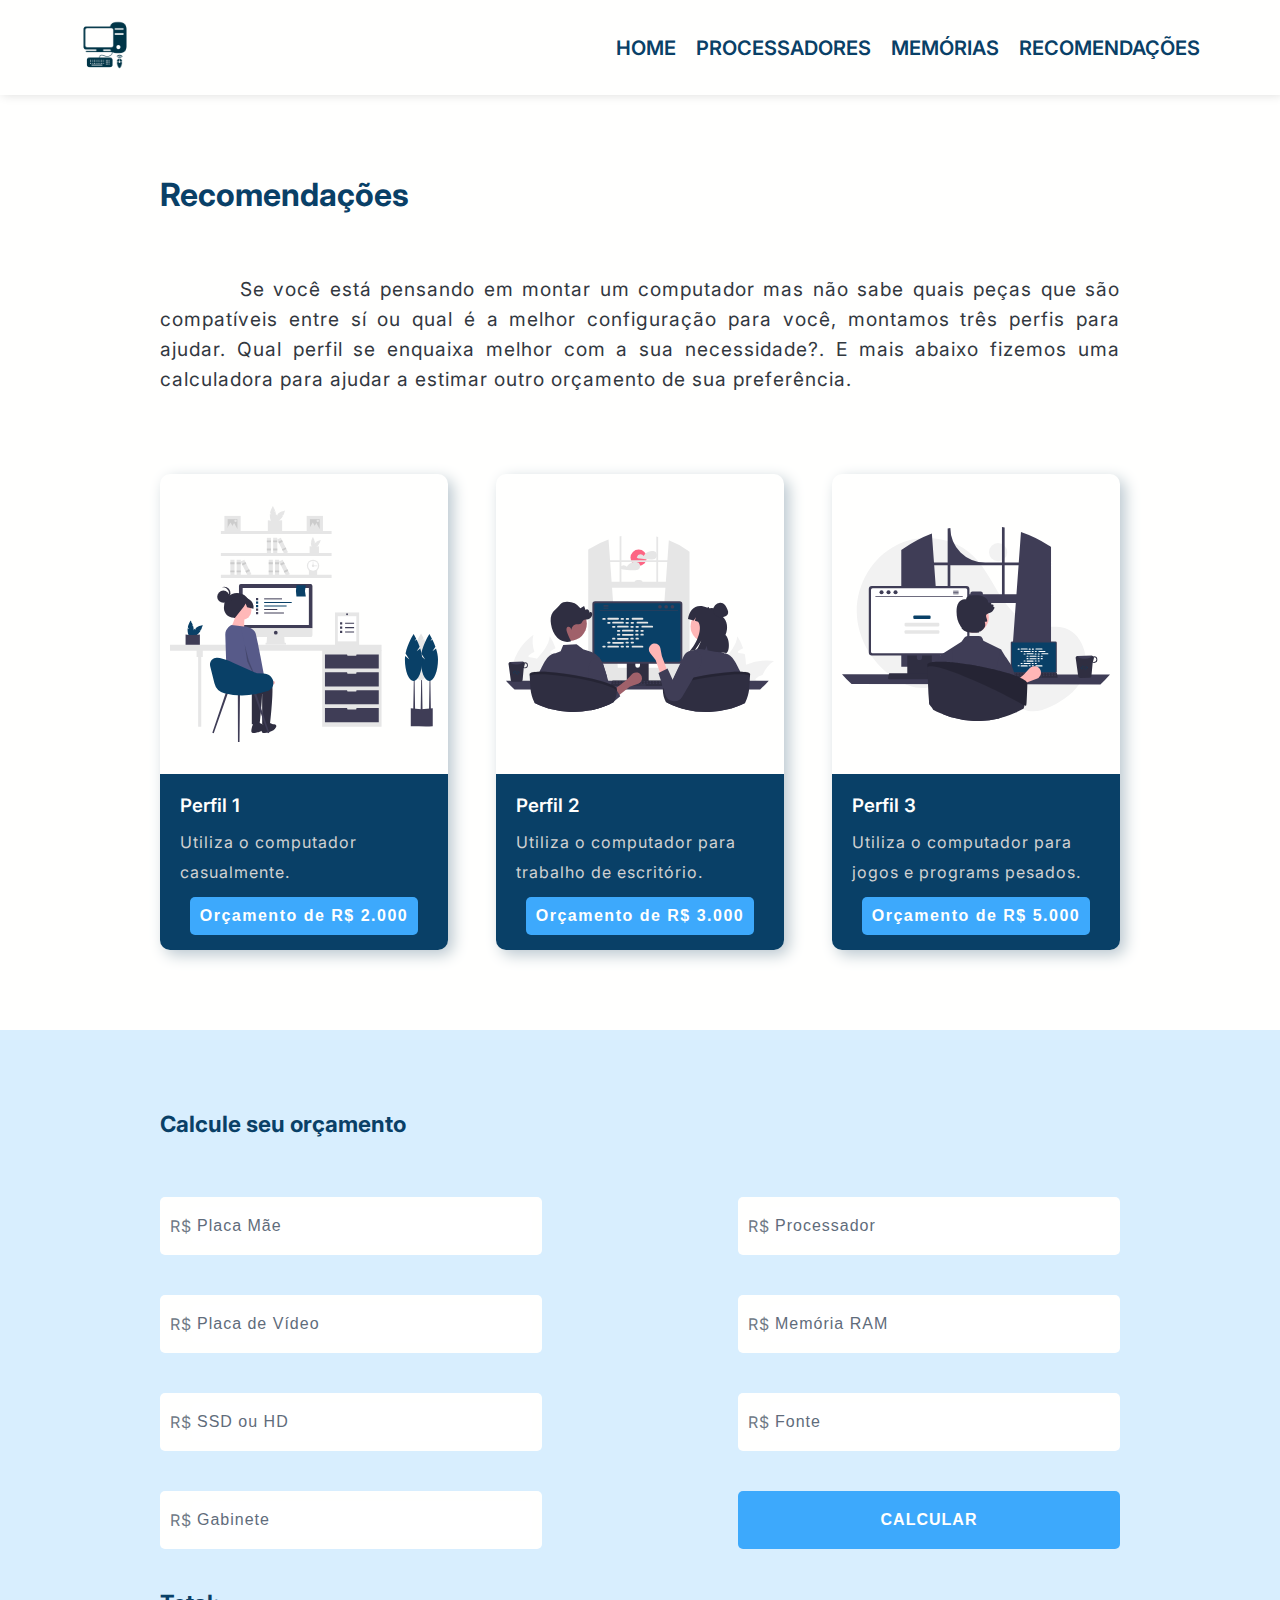
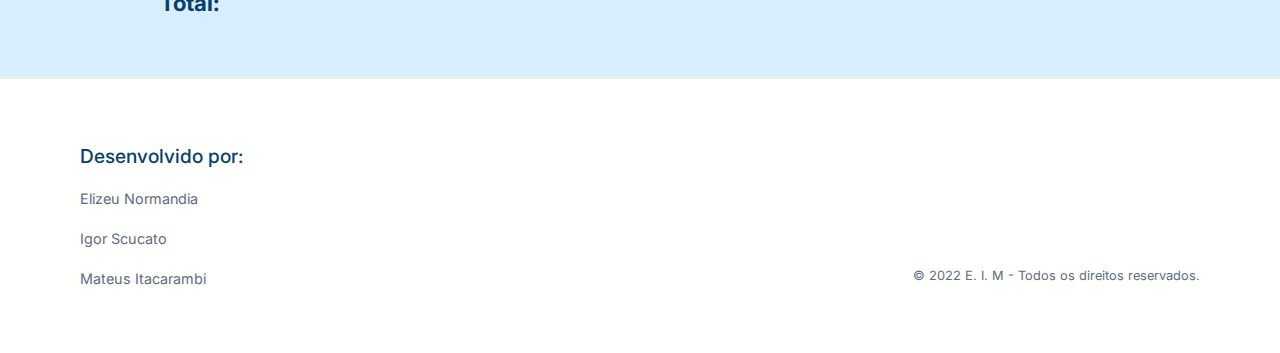
<file: recomendacoes.html>
<!DOCTYPE html>
<html lang="pt-br">
<head>
    <meta charset='utf-8'>
    <meta name="author" content="Mateus Itacarambi, Igor Scucato, Elizeu Normandia">
    <meta name="description" content="Nesse site iremos contar a história dos computadores desde sua origem até os dias de hoje e tecnologias futuras. E por fim recomendar um computador.">
    <meta name="keywords" content="Introdução à Computação,primeira geração,segunda geração,terceira geração,quarta geração,quinta geração,memórias,processadores,ssd,hd,memória ram,intel,amd,apple">
    <title>Recomendações</title>
    <link rel='stylesheet' type='text/css' media='screen' href='estilo.css'>
    <link rel="shortcut icon" href="img/logo.png" type="image/x-icon">
</head>
<body>
    <nav>
        <a href="index.html"><img class="logo" src="img/logo.png" alt="Logo"></a>
        <ul>
            <a href="index.html"><li>HOME</li></a>
            <a href="processadores.html"><li>PROCESSADORES</li></a>
            <a href="memorias.html"><li>MEMÓRIAS</li></a>
            <a href="recomendacoes.html"><li>RECOMENDAÇÕES</li></a>
        </ul>
    </nav>

    <main id="main-container">
        <section id="recomendacoes">
            <h1>Recomendações</h1>

            <p>Se você está pensando em montar um computador mas não sabe quais peças que são compatíveis entre sí ou qual é a melhor configuração 
            para você, montamos três perfis para ajudar. Qual perfil se enquaixa melhor com a sua necessidade?. E mais abaixo fizemos 
            uma calculadora para ajudar a estimar outro orçamento de sua preferência.</p>
        </section>

        <section id="container-card">
            <div id="card">
                <div id="card-img">
                    <img src="img/casual.svg" alt="">
                </div>
                <div id="card-titulo">
                    <h3>Perfil 1</h3>
                </div>
                <div id="card-texto">
                    <p>Utiliza o computador casualmente.</p>
                </div>
                <div id="card-botao">
                    <a href="perfil1.html"><button>Orçamento de R$ 2.000</button></a>
                </div>
            </div>

            <div id="card">
                <div id="card-img">
                    <img src="img/escritorio.svg" alt="">
                </div>
                <div id="card-titulo">
                    <h3>Perfil 2</h3>
                </div>
                <div id="card-texto">
                    <p>Utiliza o computador para trabalho de escritório.</p>
                </div>
                <div id="card-botao">
                    <a href="perfil2.html"><button>Orçamento de R$ 3.000</button></a>
                </div>
            </div>

            <div id="card">
                <div id="card-img">
                    <img src="img/gamer.svg" alt="">
                </div>
                <div id="card-titulo">
                    <h3>Perfil 3</h3>
                </div>
                <div id="card-texto">
                    <p>Utiliza o computador para jogos e programs pesados.</p>
                </div>
                <div id="card-botao">
                    <a href="perfil3.html"><button>Orçamento de R$ 5.000</button></a>
                </div>
            </div>
        </section>
    </main>

    <div id="container-azul">
        <section id="calculadora">
            <h2>Calcule seu orçamento</h2>

            <div id="form-calc">
                <div id="input">
                    <p>R$</p><input type="number" name="placa-mae" id="placa-mae" placeholder="Placa Mãe">
                </div>
                <div id="input">
                    <p>R$</p><input type="number" name="processador" id="processador" placeholder="Processador">
                </div>
                <div id="input">
                    <p>R$</p><input type="number" name="placa-video" id="placa-video" placeholder="Placa de Vídeo">
                </div>
                <div id="input">
                    <p>R$</p> <input type="number" name="memoria-ram" id="memoria-ram" placeholder="Memória RAM">
                </div>
                <div id="input">
                    <p>R$</p><input type="number" name="armazenamento" id="armazenamento" placeholder="SSD ou HD">
                </div>
                <div id="input">
                    <p>R$</p><input type="number" name="fonte" id="fonte" placeholder="Fonte">
                </div>
                <div id="input">
                    <p>R$</p><input type="number" name="gabinete" id="gabinete" placeholder="Gabinete">
                </div>
                <button onclick="orcamento();">CALCULAR</button>
            </div>

            <h2 class="inline">Total:</h2>

            <p id="total"></p>
        </section>
    </div>
    
    <footer>
        <h4>Desenvolvido por:</h4>

        <p><a href="http://instagram.com/elizeu22_22" target="_blank">Elizeu Normandia</a></p>
        <p><a href="http://instagram.com/" target="_blank">Igor Scucato</a></p>

        <div id="copy">
            <p><a href="http://instagram.com/_itacarambi_" target="_blank">Mateus Itacarambi</a></p>
            <p id="copyright">&copy; 2022 E. I. M - Todos os direitos reservados.</p>
        </div>
    </footer>
</body>
<script>
    function orcamento(){
        let placaMae = parseFloat(document.getElementById("placa-mae").value);
        let processador = parseFloat(document.getElementById("processador").value);
        let placaVideo = parseFloat(document.getElementById("placa-video").value);
        let memoriaRam = parseFloat(document.getElementById("memoria-ram").value);
        let armazenamento = parseFloat(document.getElementById("armazenamento").value);
        let fonte = parseFloat(document.getElementById("fonte").value);
        let gabinete = parseFloat(document.getElementById("gabinete").value);

        let total = placaMae + processador + placaVideo + memoriaRam + armazenamento + fonte + gabinete;

        if (isNaN(total)){
            document.getElementById("total").innerHTML = "Por favor preencher todos os campos!!!"
        } else if (total<=2499){
            document.getElementById("total").innerHTML = "R$" +  total.toFixed(2) + " - Esse orçamento está próximo ao perfil 1.";
        } else if (total>2499 && total<4000){
            document.getElementById("total").innerHTML = "R$" +  total.toFixed(2) + " - Esse orçamento está próximo ao perfil 2.";
        } else{
            document.getElementById("total").innerHTML = "R$" +  total.toFixed(2) + " - Esse orçamento está próximo ao perfil 3.";
        };
    }
</script>
</html>
</file>
<file: estilo.css>
@import url('https://fonts.googleapis.com/css2?family=Inter:wght@100;300;400;500;600;700;800&family=Nunito:wght@200;300;400;500;600;700;800&family=Saira:wght@100;200;300;400;500;600;700;800&display=swap');

*{
    margin: 0;
    padding: 0;
    box-sizing: border-box;
}

body{
    background-color: #fffffe;
    font-family: 'Inter', sans-serif;
}

img{
    width: 100%;
}

nav{
    display: flex;
    font-size: 1.25rem;
    padding: 20px 80px;
    box-shadow: 2px 0 10px #dddddd;
}

nav img{
    width: 50px;
    cursor: pointer;
}

nav a{
    text-decoration: none;
    color: #094067;
}

nav ul, #nav-2 ul{
    width: 100%;
    display: flex;
    justify-content: flex-end;
    align-items: center;
    list-style: none;
    color: #094067;
    font-weight: 600;
}

nav li, #nav-2 li{
    margin-left: 20px;
    cursor: pointer;
    transition: 0.3s;
}

nav li:hover, #nav-2 li:hover{
    color: #3DA9FC;
}

/* ---------- PAG INDEX ---------- */

#main-index{
    display: flex;
    height: 90vh;
    margin-top: 10px;
    padding: 30px 80px;
    justify-content: space-evenly;
    align-items: center;
}

header{
    width: 40%;
}

header h1{
    color: #094067;
    font-size: 2.5rem;
    letter-spacing: 4px;
    line-height: 60px;
    margin-bottom: 25px;
}

span{
    display: block;
    margin-left: 180px;
}

header p{
    font-size: 1.2rem;
    letter-spacing: 1.5px;
    line-height: 28px;
    text-align: justify;
    color: #5F6C7B;
}

header button{
    background-color: #3DA9FC;
    width: 200px;
    padding: 15px 0;
    margin-top: 35px;
    border: none;
    border-radius: 5px;
    font-size: 1.2rem;
    font-weight: 600;
    color: #fffffe;
    letter-spacing: 1.5px;
    cursor: pointer;
    transition: 0.5s;
}

header button:hover{
    box-shadow: 5px 5px 15px #acacac;
    background-color: #094067;
}

#container-img{
    width: 40%;
}

/* ---------- PAG INTRODUÇÃO ---------- */

#main-container{
    width: 1000px;
    margin: auto;
}

#nav-2{
    background-color: #094067;
    display: flex;
    font-size: 1rem;
    padding: 15px 80px;
    box-shadow: 2px 0 10px #dddddd;
    align-items: center;
    position: sticky;
    top: 0px;
}

#nav-2 h1{
    font-size: 1.4rem;
    font-weight: 600;
    color: #fffffe;
}

#nav-2 a{
    text-decoration: none;
    color: #fffffe;
}

#nav-2 ul{
    width: 100%;
    display: flex;
    justify-content: flex-end;
    align-items: center;
    list-style: none;
    color: #094067;
    font-weight: 600;
    letter-spacing: 1px;
}

#nav-2 li{
    margin-left: 48px;
    cursor: pointer;
    transition: 0.3s;
}

#nav-2 li:hover{
    color: #3DA9FC;
}

section{
    width: 100%;
    padding: 80px 20px 0 20px;
}

section h2{
    color: #094067;
    font-size: 1.4rem;
    padding-bottom: 60px;
}

section p{
    text-align: justify;
    text-indent: 80px;
    letter-spacing: 1px;
    line-height: 30px;
    font-size: 1.2rem;
    color: #32383f;
}

#introducao h1{
    color: #094067;
    font-size: 2.2rem;
    text-align: center;
    padding-bottom: 80px;
}

#introducao img{
    float: left;
    width: 35%;
    margin-right: 40px;
}

#primeira img{
    float: right;
    width: 50%;
    margin: 10px 0 0 20px;
}

#segunda img{
    float: right;
    width: 25%;
    margin: 10px 40px 0 80px;
}

#terceira img{
    float: right;
    width: 40%;
    margin: 10px 0px 0 20px;
}

h3{
    color: #094067;
    padding-bottom: 20px;
}

#quarta img{
    float: right;
    width: 45%;
}

#quarta-2 img{
    float: right;
    width: 55%;
    margin: 10px 0 0 20px;
}

#pentium{
    float: right;
    width: 25%;
}

#imac{
    display: block;
    width: 45%;
    margin: auto;
    margin-top: 20px;
}

#quinta img{
    float: right;
    width: 40%;
    margin-left: 20px;
}

#quinta-2 img{
    display: block;
    width: 50%;
    margin: 20px auto;
}

#tec-futuras{
    padding-bottom: 40px;
}

#tec-futuras h3{
    margin-top: 20px;
}

#tec-futuras img{
    float: left;
    width: 35%;
    margin-right: 20px;
}

#tec-futuras p{
    margin-bottom: 40px;
}

footer{
    padding: 65px 80px;
    border-top: 3px solid rgba(9, 64, 103, 0.089);
}

footer h4{
    font-size: 1.2rem;
    font-weight: 500;
    color: #094067;
}

footer p{
    margin-top: 20px;
}

footer a{
    text-decoration: none;
    color: #5F6C7B;
    font-size: 0.9rem;
    transition: 0.3s;
}

footer a:hover{
    color: #3DA9FC;
}

#copy{
    display: flex;
    justify-content: space-between;
}

#copyright{
    font-size: 0.8rem;
    color: #5F6C7B;
}

/* ---------- PAG PROCESSADORES ---------- */

#intro-processador h1{
    color: #094067;
    font-size: 2rem;
    text-align: center;
    padding-bottom: 60px;
}

#intro-processador img{
    display: block;
    width: 60%;
    margin: auto;
    margin-top: 20px;
}

#intel{
    margin-bottom: -80px;
}

#intel img{
    display: block;
    width: 50%;
    margin: auto;
}

#intel ul{
    margin: 20px 0 0 20px;
    color: #32383f;
    font-size: 1.1rem;
    letter-spacing: 1px;
}

#intel li{
    margin-bottom: 7px;
}

#processadores-intel h3, #amd h3{
    margin-top: 60px;
}

#processadores-intel img{
    float: left;
    width: 25%;
    margin: 15px 30px 0 0;
}

#processadores-intel table, #amd table, #apple table{
    margin: 20px 0;
}

#processadores-intel table, #processadores-intel th, #processadores-intel td , #processadores-intel tr{
    border-collapse: collapse;
    border: 1px solid #5F6C7B;
    padding: 10px;
    color: #32383f;
    letter-spacing: 1px;
    text-align: center;
}

#amd h2{
    padding-bottom: 0;
}

#amd img{
    float: right;
    width: 40%;
    margin-top: 30px;
}

#amd table, #amd th, #amd td , #amd tr{
    border-collapse: collapse;
    border: 1px solid #5F6C7B;
    padding: 10px;
    color: #32383f;
    letter-spacing: 1px;
}

#apple img{
    float: right;
    width: 20%;
    margin-top: -10px;
}

#apple table{
    width: 700px;
    margin: 20px auto 80px auto;
}

#apple table, #apple th, #apple td , #apple tr{
    border-collapse: collapse;
    border: 1px solid #5F6C7B;
    padding: 10px;
    color: #32383f;
    letter-spacing: 1px;
}

/* ---------- PAG MEMÓRIAS ---------- */

#ram h1{
    color: #094067;
    font-size: 2rem;
    text-align: center;
    padding-bottom: 60px;
}

.float-img{
    float: right;
    width: 35%;
    margin-left: 20px;
}

.img{
    display: block;
    width: 65%;
    margin: 20px auto;
}

#hd  .float-img{
    float: right;
    width: 25%;
    margin-left: 20px;
}

#ssd{
    padding-bottom: 80px;
}

#ssd h3{
    margin-top: 20px;
}

#ssd .img{
    width: 40%;
}

#ssd .float-img{
    width: 25%;
}

/* ---------- PAG RECOMENDAÇÕES ---------- */

#recomendacoes h1{
    color: #094067;
    font-size: 2rem;
    padding-bottom: 60px;
}

#container-card{
    display: flex;
    justify-content: space-between;
    align-items: center;
    padding-bottom: 80px;
}

#card{
    width: 30%;
    border-radius: 10px;
    box-shadow: 5px 5px 15px #bac7cf;
    transition: 0.5s;
}

#card:hover{
    box-shadow: 10px 10px 25px #bac7cf;
    cursor: pointer;
}

#card-img{
    display: flex;
    width: 100%;
    height: 300px;
    align-items: center;
    padding: 10px;
}

#card-titulo{
    padding: 20px 0 10px 20px;
    background-color: #094067;
}

#card-titulo h3{
    margin: 0;
    padding: 0;
    color: #fffffe;
    font-weight: 600;
}

#card-texto{
    padding: 0 20px 10px 20px;
    background-color: #094067;
}

#card-texto p{
    text-indent: 0;
    text-align: left;
    font-size: 1rem;
    color: #d1d1d1;
}

#card-botao{
    display: flex;
    justify-content: center;
    align-items: center;
    padding-bottom: 15px;
    background-color: #094067;
    border-radius: 0 0 10px 10px;
}

#card-botao button{
    background-color: #3DA9FC;
    padding: 10px;
    border: none;
    border-radius: 5px;
    font-size: 1rem;
    font-weight: 600;
    color: #fffffe;
    letter-spacing: 1.5px;
    cursor: pointer;
    transition: 0.5s;
}

#card-botao button:hover{
    background-color: #1684d8;
}

#container-azul{
    width: 100%;
    background-color: #D8EEFE;
}

#calculadora, #links-perfil{
    background-color: #D8EEFE;
    width: 1000px;
    margin: auto;
}

#calculadora #form-calc{
    display: flex;
    flex-wrap: wrap;
    justify-content: space-between;
}

#calculadora input{
    letter-spacing: 1px;
    font-size: 1rem;
    width: 340px;
    padding: 10px 10px 10px 5px;
    outline: none;
    border: none;
    border-radius: 5px;
    color: #5F6C7B;
}

#calculadora input::placeholder{
    color: #5F6C7B;
}

#calculadora button{
    background-color: #3DA9FC;
    padding: 15px;
    letter-spacing: 1px;
    font-size: 1rem;
    width: 382px;
    margin-bottom: 40px;
    outline: none;
    border: none;
    border-radius: 5px;
    color: #fffffe;
    font-weight: 600;
    cursor: pointer;
    transition: 0.5s;
}

#calculadora button:hover{
    background-color: #1684d8;
}

.inline{
    display: inline-block;
}

#total{
    display: inline-block;
    text-indent: 10px;
}

#input{
    display: flex;
    background-color: #fffffe;
    border-radius: 5px;
    padding: 10px;
    margin-bottom: 40px;
    align-items: center;
}

#input p{
    color: #6f7a86;
    text-indent: 0;
    font-size: 1rem;
}

/* ---------- PAG PERFIL 1 ---------- */

#perfil1 h1{
    color: #094067;
    font-size: 2rem;
    padding-bottom: 60px;
}

#perfil1 table, #perfil2 table, #perfil3 table{
    margin: 40px auto;
    width: 100%;
}

#perfil1 table, #perfil1 th, #perfil1 td , #perfil1 tr{
    border-collapse: collapse;
    border: 1px solid #5F6C7B;
    padding: 10px;
    color: #32383f;
    letter-spacing: 1px;
}

#perfil1 th{
    color: #094067;
    font-size: 1.1rem;
    min-width: 200px;
}

#perfil1 td{
    font-weight: 400;
}

#links-perfil{
    padding-bottom: 60px;
}

#links-perfil th, #links-perfil td{
    text-align: left;
    min-width: 200px;
    padding-bottom: 15px;
    color: #5F6C7B;
    letter-spacing: 1px;
    font-size: 1.1rem;
    font-weight: 500;
}

#links-perfil td{
    font-size: 1rem;
}

#links-perfil a{
    text-decoration: none;
    text-decoration: underline;
    color: #5F6C7B;
    transition: 0.3s;
}

#links-perfil a:hover{
    color: #3DA9FC;
}
</file>
